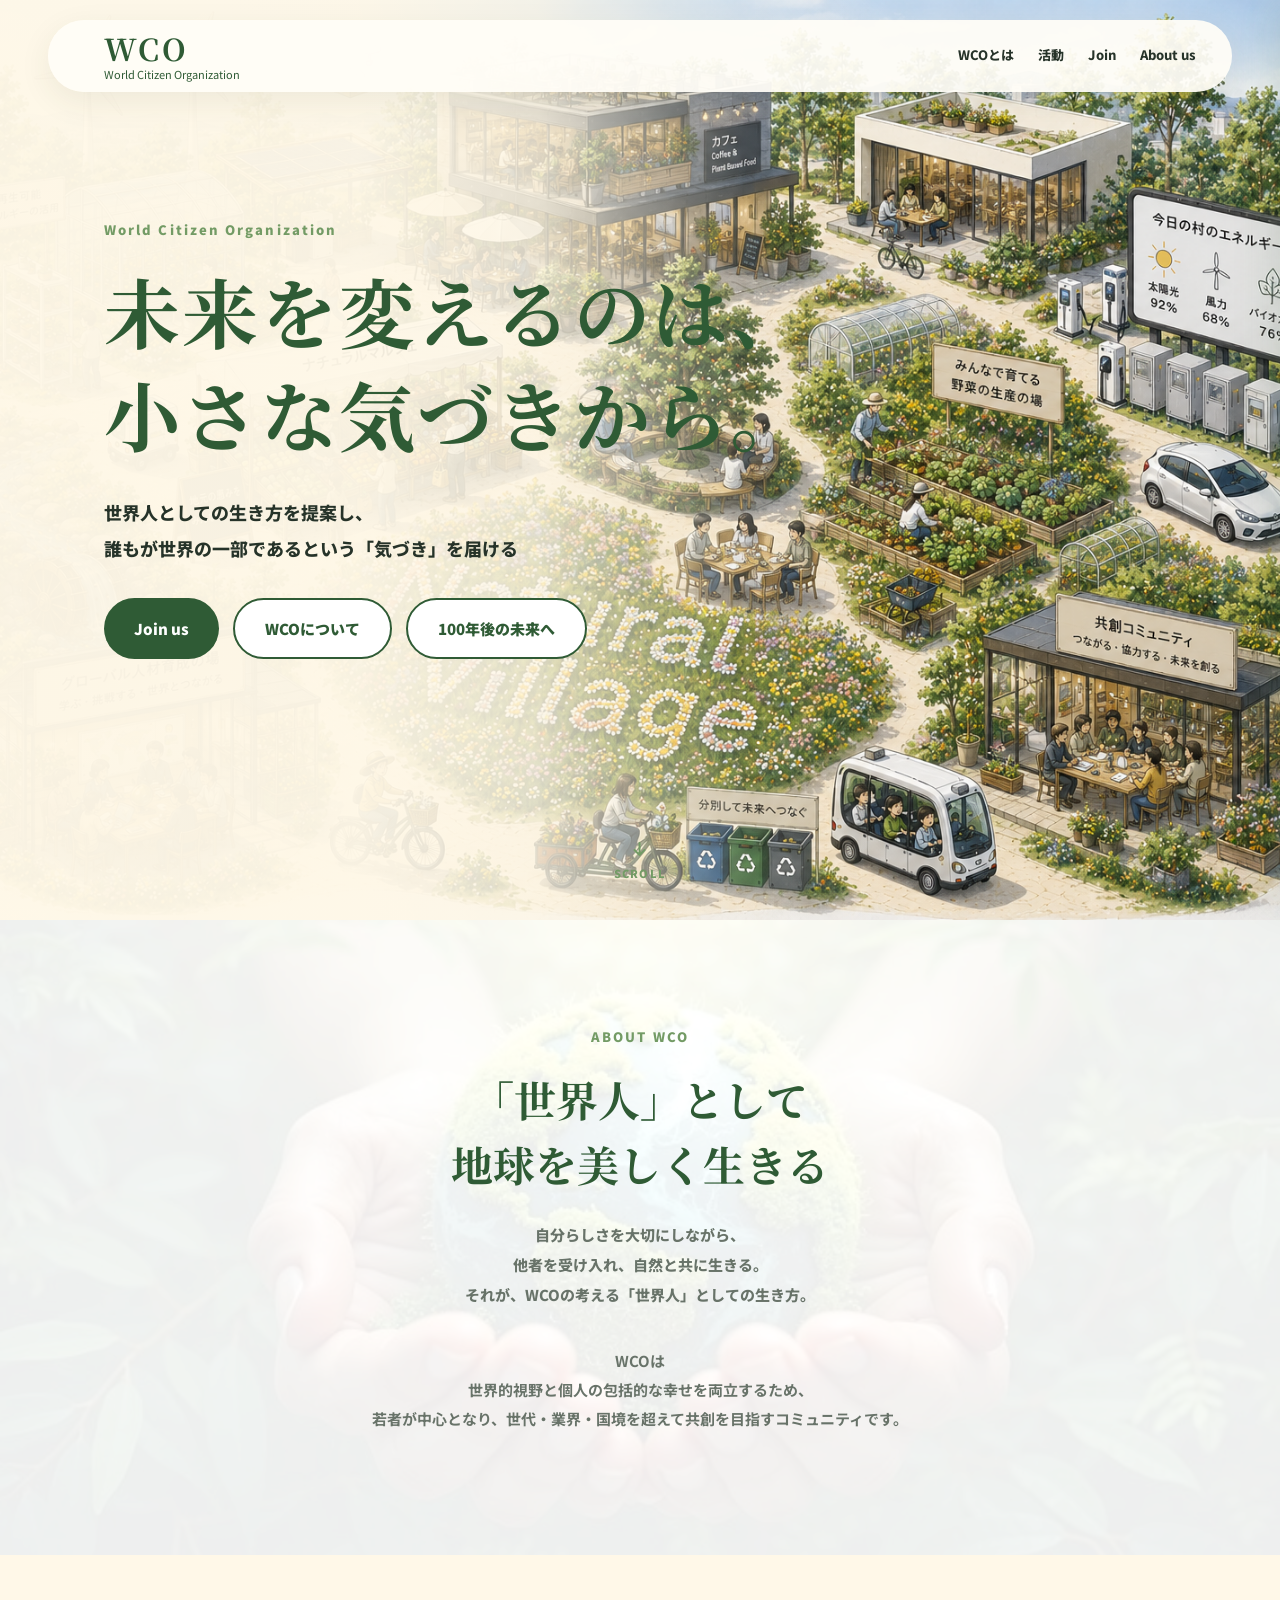
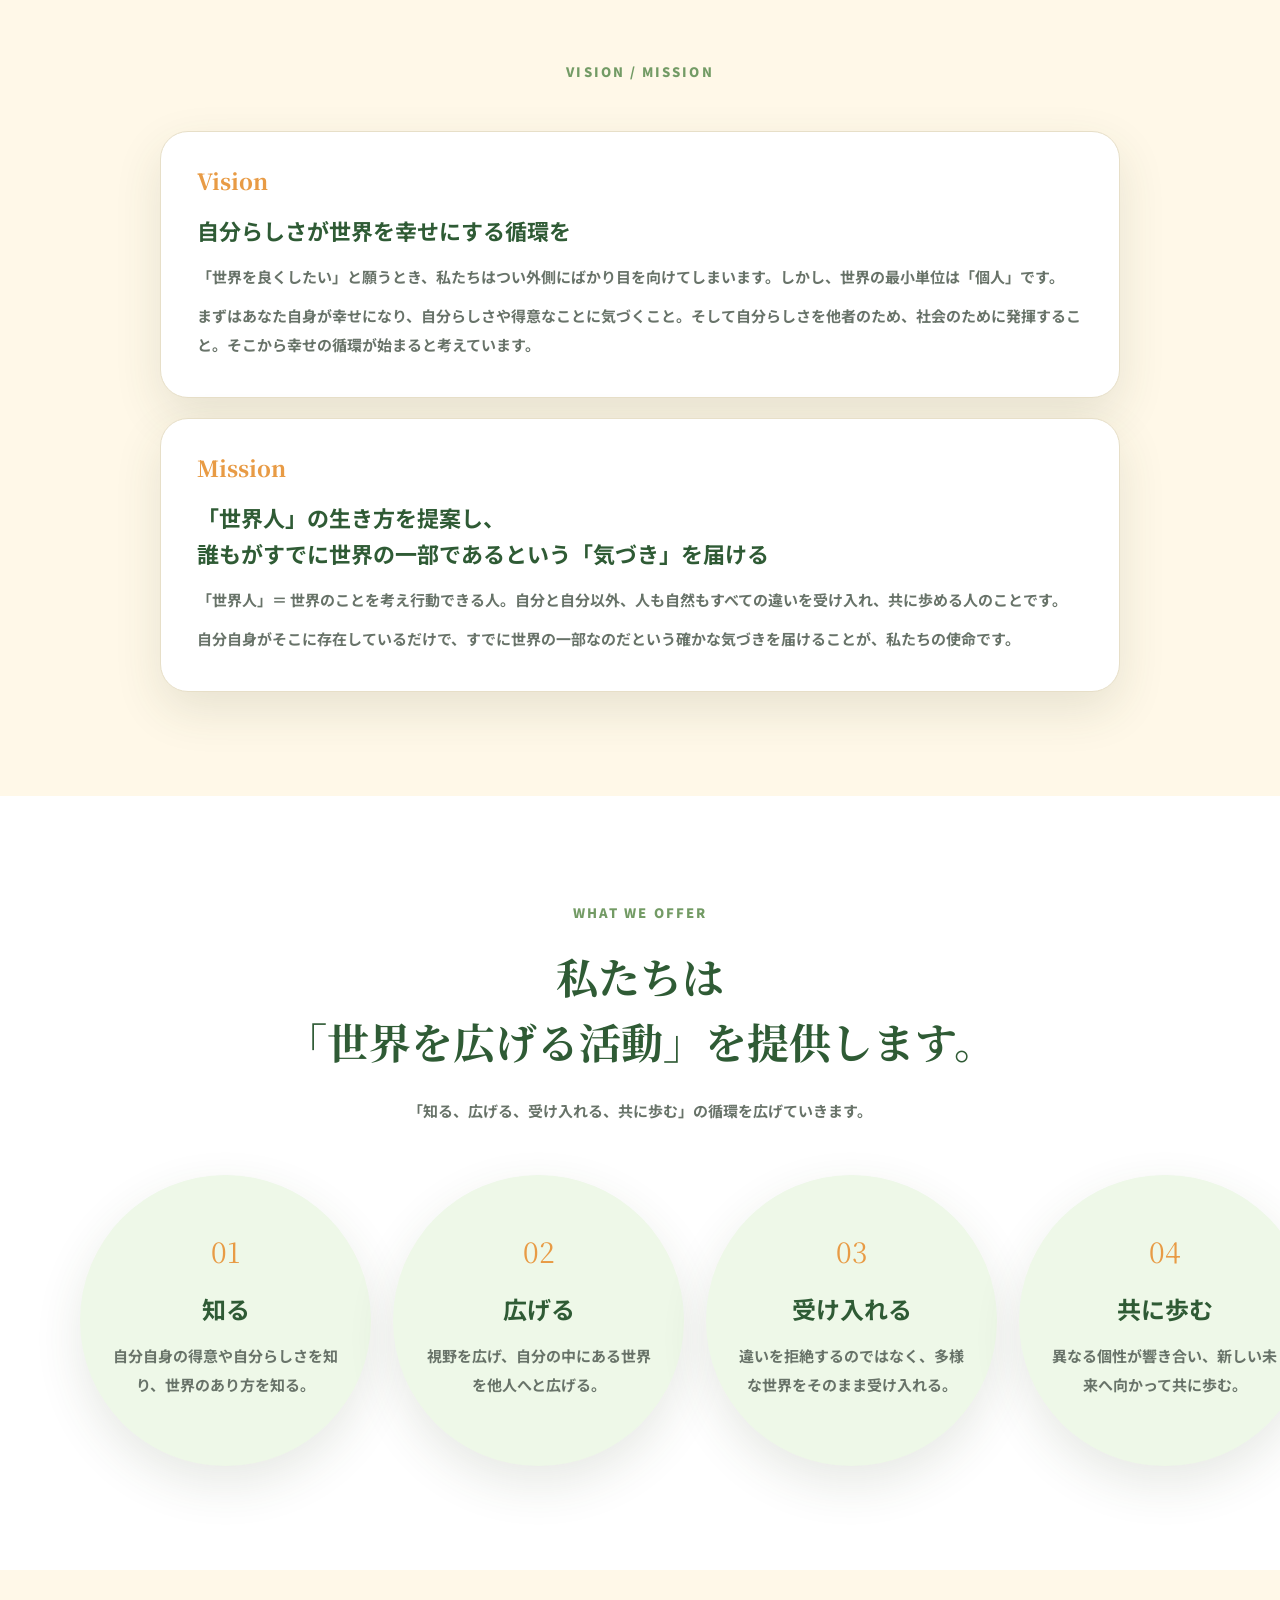
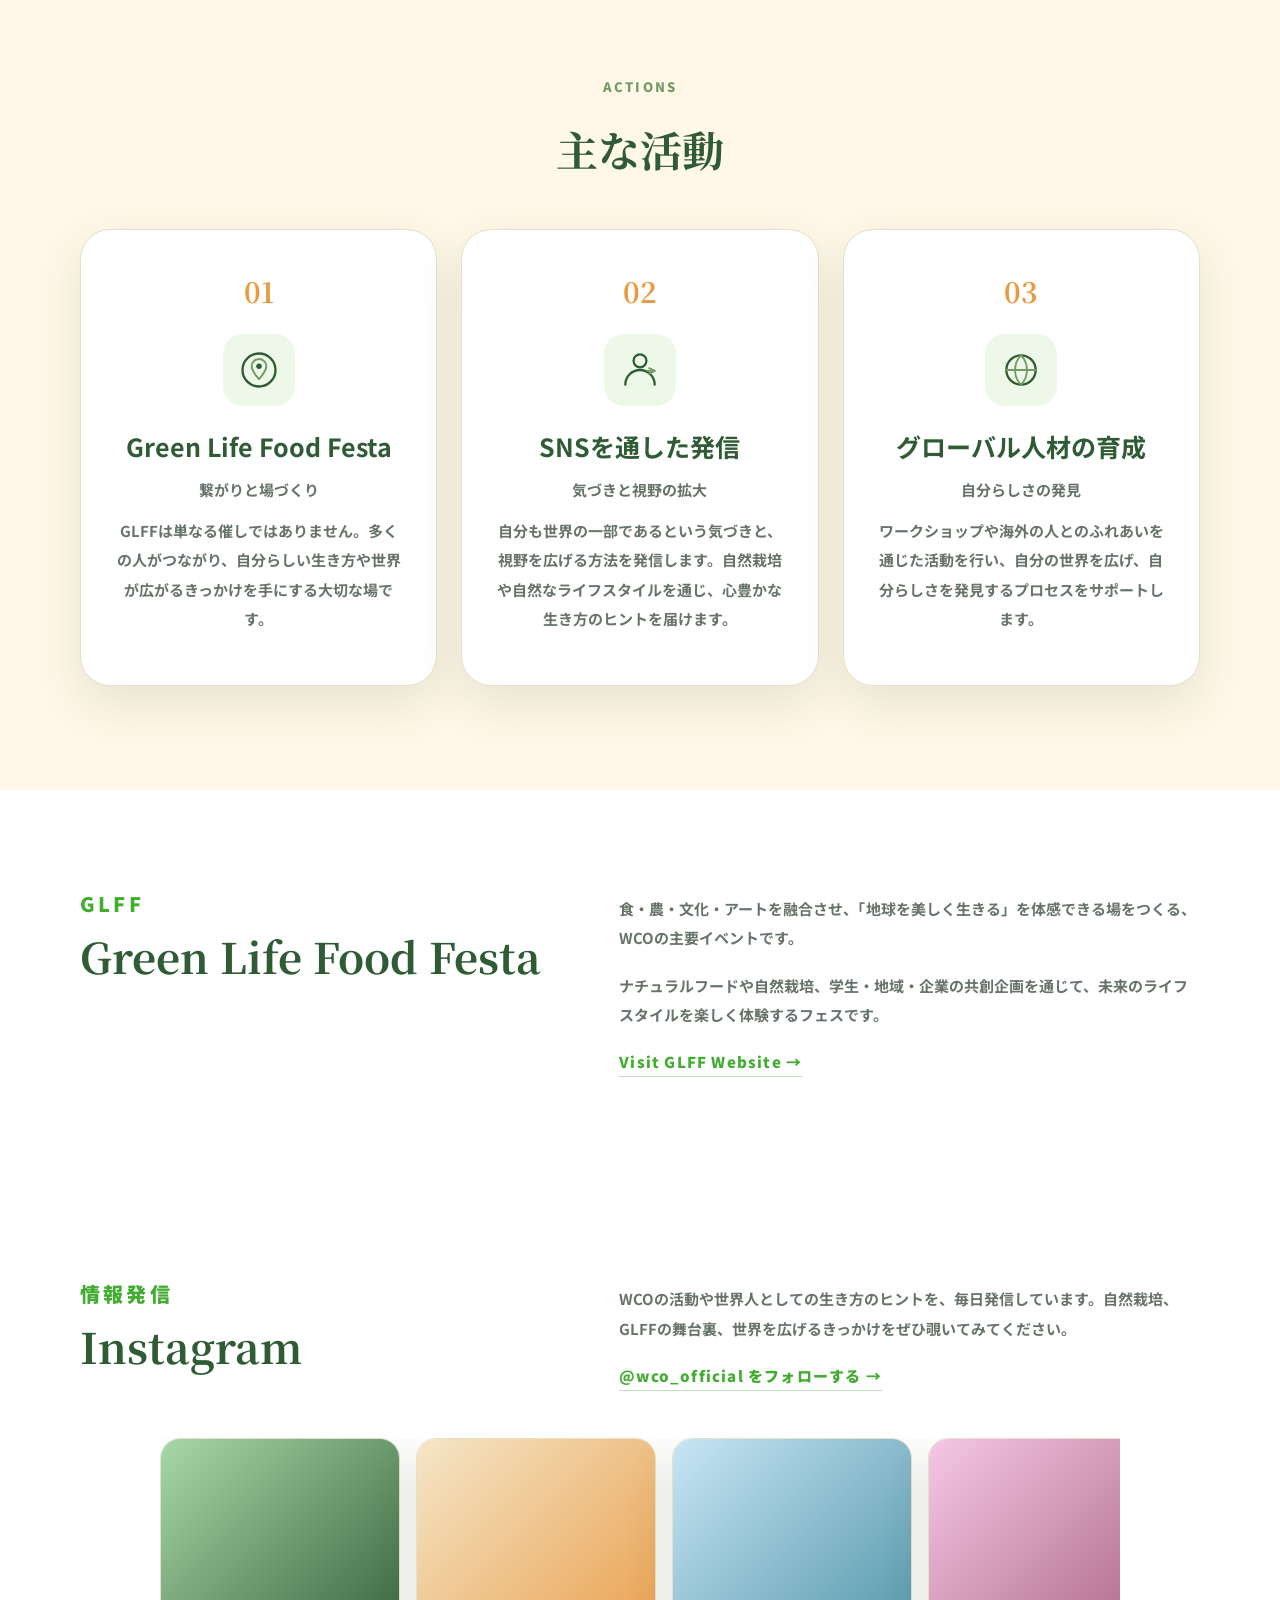
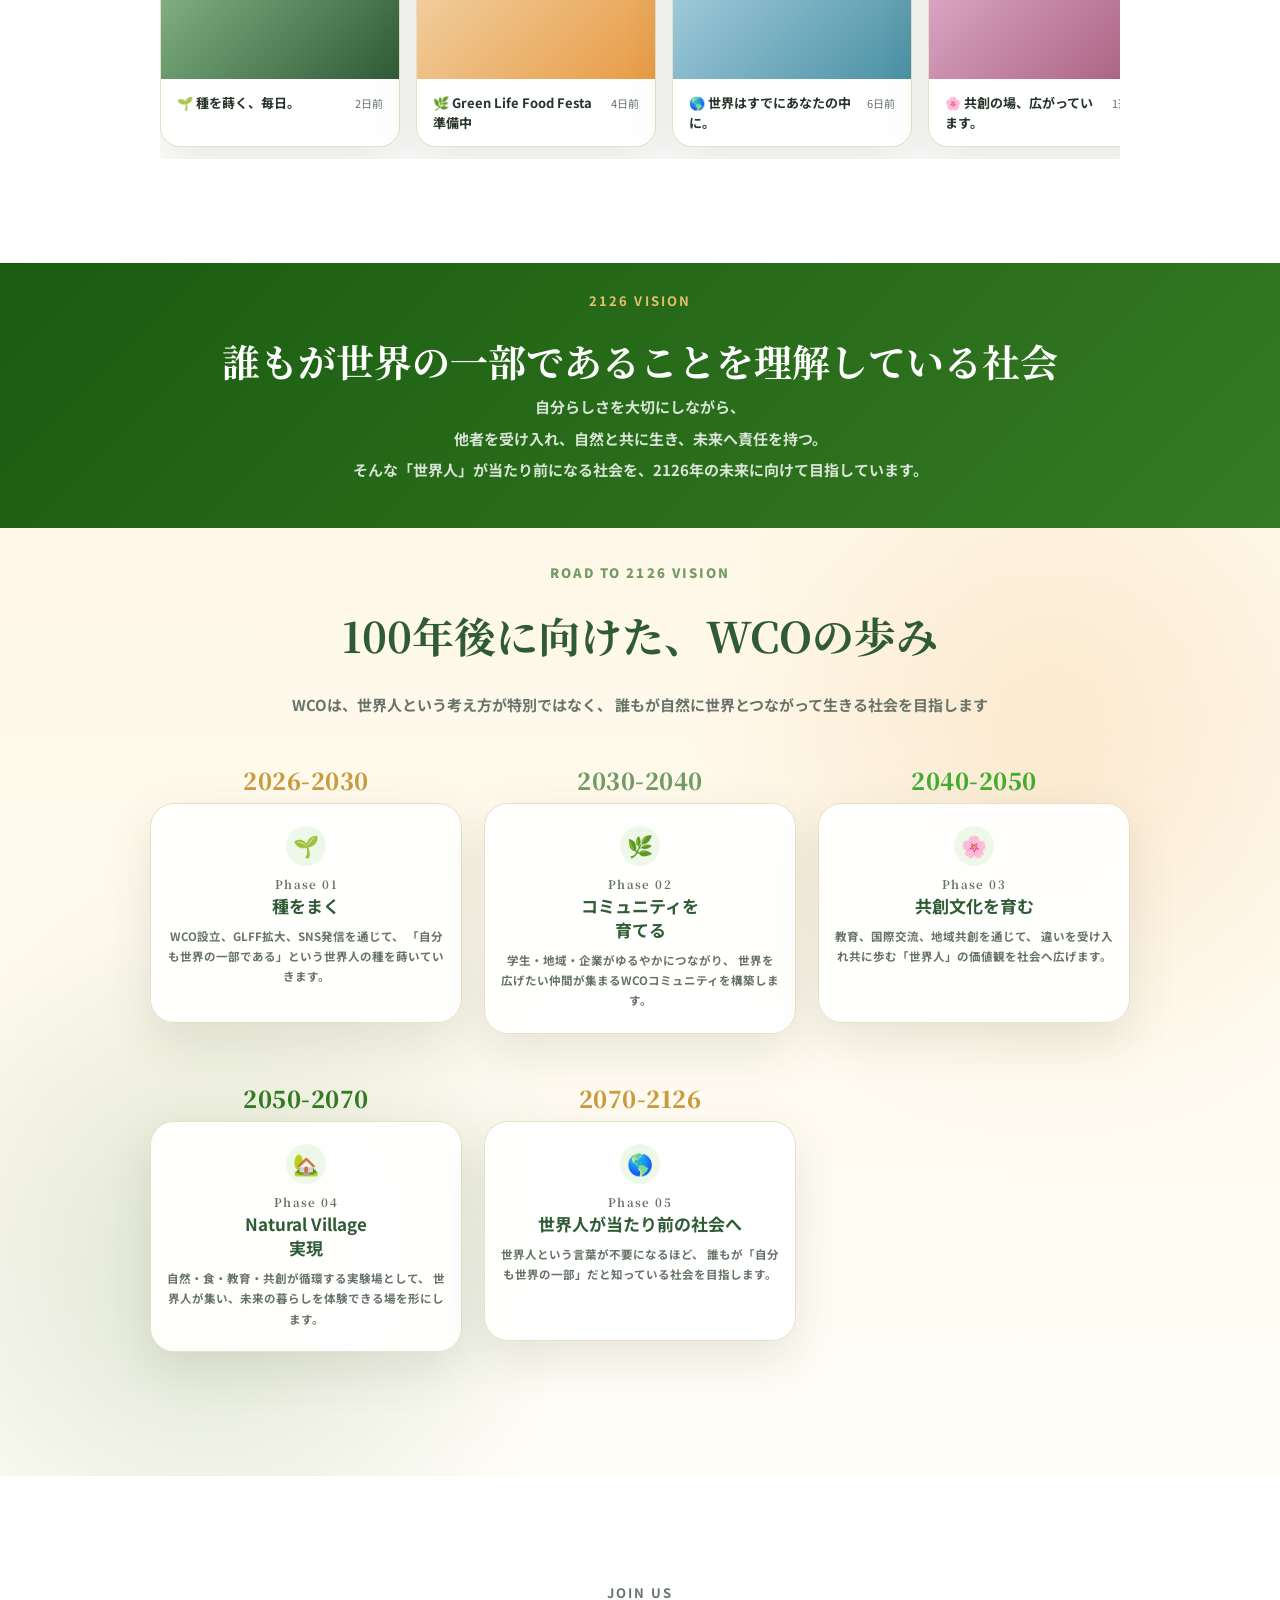
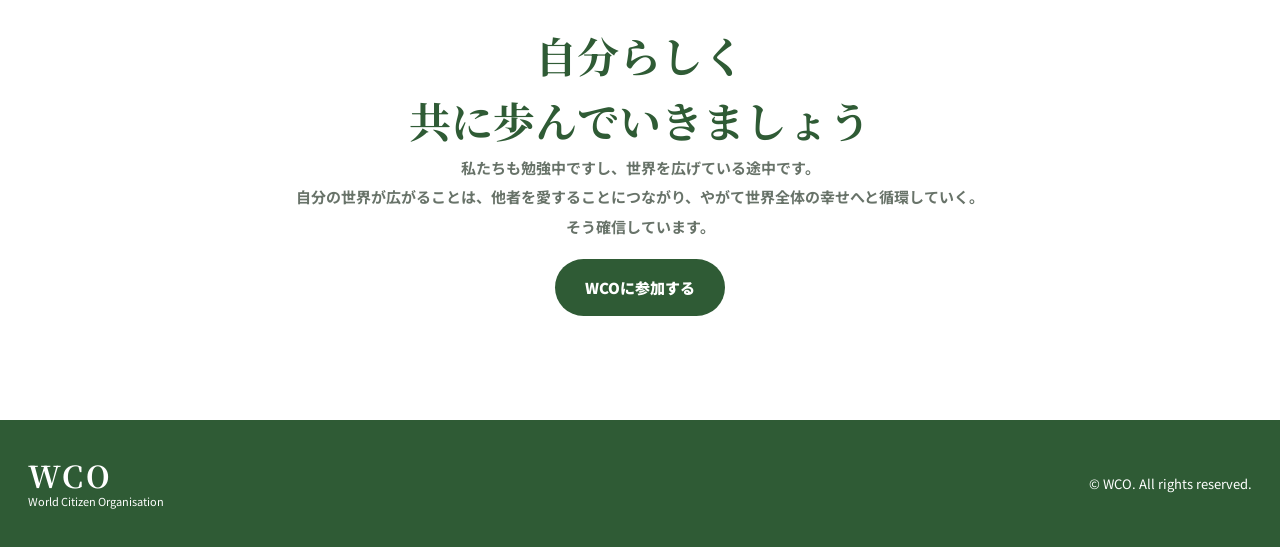
<file: prod/index.html>
<!DOCTYPE html>
<html lang="ja">
<head>
<meta charset="UTF-8"><meta name="viewport" content="width=device-width,initial-scale=1.0">
<title>一般社団法人WCO</title>
<link rel="preconnect" href="https://fonts.googleapis.com">
<link rel="preconnect" href="https://fonts.gstatic.com" crossorigin>
<link href="https://fonts.googleapis.com/css2?family=Noto+Sans+JP:wght@400;700;900&family=Noto+Serif+JP:wght@400;700;900&display=swap" rel="stylesheet">
<link rel="stylesheet" href="style.css">
</head>
<body>
<div id="loader" role="status" aria-label="読み込み中">
  <div class="loader-inner">
    <div class="loader-wco">WCO</div>
    <div class="loader-tagline">World Citizen Organization</div>
    <div class="loader-track"><div class="loader-fill"></div></div>
  </div>
</div>
<header><div class="header-inner"><a class="brand"><b>WCO</b><span>World Citizen Organization</span></a><nav><a href="#about">WCOとは</a><a href="#actions">活動</a><a href="membership.html">Join</a><a href="organization.html">About us</a></nav><button class="menu-btn" aria-label="メニューを開く" onclick="toggleMenu()"><span></span><span></span><span></span></button></div></header>
<div class="side-overlay" onclick="toggleMenu()"></div>
<aside class="side-menu">
  <button class="side-close" aria-label="閉じる" onclick="toggleMenu()">✕</button>
  <div class="side-brand"><b>WCO</b><span>World Citizen Organisation</span></div>
  <nav class="side-nav">
    <a href="#about" onclick="toggleMenu()">WCOとは</a>
    <a href="#actions" onclick="toggleMenu()">活動</a>
    <a href="membership.html" onclick="toggleMenu()">Join</a>
    <a href="organization.html" onclick="toggleMenu()">About us</a>
    <a href="membership.html" class="side-join-btn">Join us →</a>
  </nav>
</aside>
<main>
<section class="hero"><div class="hero-bg"></div><div class="hero-content"><p class="eyebrow hero-anim" style="animation-delay:.1s">World Citizen Organization</p><h1 class="hero-anim" style="animation-delay:.3s">未来を変えるのは、<br>小さな気づきから。</h1><p class="lead hero-anim" style="animation-delay:.55s">世界人としての生き方を提案し、<br>誰もが世界の一部であるという「気づき」を届ける</p><div class="hero-actions hero-anim" style="animation-delay:.75s"><a class="btn primary" href="membership.html">Join us</a><a class="btn secondary" href="#about">WCOについて</a><a class="btn secondary" href="#vision2125">100年後の未来へ</a></div></div>
<div class="scroll-hint" aria-hidden="true"><svg viewBox="0 0 20 20" fill="none" xmlns="http://www.w3.org/2000/svg"><path d="M10 4v12M5 11l5 5 5-5" stroke="currentColor" stroke-width="2" stroke-linecap="round" stroke-linejoin="round"/></svg>SCROLL</div></section>

<section id="about" class="section about"><div class="container narrow"><p class="label center fade-up">ABOUT WCO</p><h2 class="center-title fade-up" data-delay="1">「世界人」として<br>地球を美しく生きる</h2><p class="about-sub fade-up" data-delay="2">自分らしさを大切にしながら、<br>他者を受け入れ、自然と共に生きる。<br>それが、WCOの考える「世界人」としての生き方。</p><div class="about-body text fade-up" data-delay="3"><p>WCOは<br>世界的視野と個人の包括的な幸せを両立するため、<br>若者が中心となり、世代・業界・国境を超えて共創を目指すコミュニティです。</p></div></div></section>

<section id="mvv" class="section mvv"><div class="container"><p class="label center fade-up">VISION / MISSION</p><div class="mvv-grid">
<article class="fade-up" data-delay="1"><span>Vision</span><h3>自分らしさが世界を幸せにする循環を</h3><p>「世界を良くしたい」と願うとき、私たちはつい外側にばかり目を向けてしまいます。しかし、世界の最小単位は「個人」です。</p><p>まずはあなた自身が幸せになり、自分らしさや得意なことに気づくこと。そして自分らしさを他者のため、社会のために発揮すること。そこから幸せの循環が始まると考えています。</p></article>
<article class="fade-up" data-delay="2"><span>Mission</span><h3>「世界人」の生き方を提案し、<br>誰もがすでに世界の一部であるという「気づき」を届ける</h3><p>「世界人」＝ 世界のことを考え行動できる人。自分と自分以外、人も自然もすべての違いを受け入れ、共に歩める人のことです。</p><p>自分自身がそこに存在しているだけで、すでに世界の一部なのだという確かな気づきを届けることが、私たちの使命です。</p></article>
</div></div></section>

<section id="cycle" class="section cycle"><div class="container"><p class="label center fade-up">WHAT WE OFFER</p><h2 class="center-title fade-up" data-delay="1">私たちは<br>「世界を広げる活動」を提供します。</h2><p class="center-lead fade-up" data-delay="2">「知る、広げる、受け入れる、共に歩む」の循環を広げていきます。</p><div class="cycle-grid">
<article class="fade-up" data-delay="1"><span>01</span><h3>知る</h3><p>自分自身の得意や自分らしさを知り、世界のあり方を知る。</p></article>
<article class="fade-up" data-delay="2"><span>02</span><h3>広げる</h3><p>視野を広げ、自分の中にある世界を他人へと広げる。</p></article>
<article class="fade-up" data-delay="3"><span>03</span><h3>受け入れる</h3><p>違いを拒絶するのではなく、多様な世界をそのまま受け入れる。</p></article>
<article class="fade-up" data-delay="4"><span>04</span><h3>共に歩む</h3><p>異なる個性が響き合い、新しい未来へ向かって共に歩む。</p></article>
</div></div></section>

<section id="actions" class="section actions"><div class="container"><p class="label center fade-up">ACTIONS</p><h2 class="center-title fade-up" data-delay="1">主な活動</h2><div class="action-list">
<article class="fade-up" data-delay="1"><b>01</b><div class="action-icon"><svg viewBox="0 0 48 48" fill="none" xmlns="http://www.w3.org/2000/svg"><path d="M24 6C14.059 6 6 14.059 6 24s8.059 18 18 18 18-8.059 18-18S33.941 6 24 6z" stroke="#2f5b35" stroke-width="2.5"/><path d="M16 20c0-4.418 3.582-8 8-8s8 3.582 8 8c0 5-8 14-8 14S16 25 16 20z" stroke="#739b65" stroke-width="2.2" stroke-linejoin="round"/><circle cx="24" cy="20" r="3" fill="#2f5b35"/></svg></div><div><h3>Green Life Food Festa</h3><p class="sub">繋がりと場づくり</p><p>GLFFは単なる催しではありません。多くの人がつながり、自分らしい生き方や世界が広がるきっかけを手にする大切な場です。</p></div></article>
<article class="fade-up" data-delay="2"><b>02</b><div class="action-icon"><svg viewBox="0 0 48 48" fill="none" xmlns="http://www.w3.org/2000/svg"><circle cx="24" cy="14" r="7" stroke="#2f5b35" stroke-width="2.5"/><path d="M8 40c0-8.837 7.163-16 16-16s16 7.163 16 16" stroke="#2f5b35" stroke-width="2.5" stroke-linecap="round"/><path d="M34 22l6 3-6 3" stroke="#739b65" stroke-width="2" stroke-linecap="round" stroke-linejoin="round"/><path d="M40 25h-8" stroke="#739b65" stroke-width="2" stroke-linecap="round"/></svg></div><div><h3>SNSを通した発信</h3><p class="sub">気づきと視野の拡大</p><p>自分も世界の一部であるという気づきと、視野を広げる方法を発信します。自然栽培や自然なライフスタイルを通じ、心豊かな生き方のヒントを届けます。</p></div></article>
<article class="fade-up" data-delay="3"><b>03</b><div class="action-icon"><svg viewBox="0 0 48 48" fill="none" xmlns="http://www.w3.org/2000/svg"><circle cx="24" cy="24" r="16" stroke="#2f5b35" stroke-width="2.5"/><path d="M8 24h32M24 8c-4 4-6.5 9.7-6.5 16S20 36 24 40M24 8c4 4 6.5 9.7 6.5 16S28 36 24 40" stroke="#739b65" stroke-width="2" stroke-linecap="round"/></svg></div><div><h3>グローバル人材の育成</h3><p class="sub">自分らしさの発見</p><p>ワークショップや海外の人とのふれあいを通じた活動を行い、自分の世界を広げ、自分らしさを発見するプロセスをサポートします。</p></div></article>
</div></div></section>

<section id="glff" class="section glff"><div class="container split"><div class="fade-up"><p class="big">GLFF</p><h2>Green Life Food Festa</h2></div><div class="text fade-up" data-delay="1"><p>食・農・文化・アートを融合させ、「地球を美しく生きる」を体感できる場をつくる、WCOの主要イベントです。</p><p>ナチュラルフードや自然栽培、学生・地域・企業の共創企画を通じて、未来のライフスタイルを楽しく体験するフェスです。</p><a class="text-link" href="https://greenlifefoodfesta.com/" target="_blank" rel="noopener">Visit GLFF Website →</a></div></div></section>


<section id="instagram" class="section instagram">
  <div class="container split" style="margin-bottom:48px">
    <div class="fade-up">
      <p class="big">情報発信</p>
      <h2>Instagram</h2>
    </div>
    <div class="text fade-up" data-delay="1">
      <p>WCOの活動や世界人としての生き方のヒントを、毎日発信しています。自然栽培、GLFFの舞台裏、世界を広げるきっかけをぜひ覗いてみてください。</p>
      <a class="text-link" href="https://www.instagram.com/wco_official/" target="_blank" rel="noopener">@wco_official をフォローする →</a>
    </div>
  </div>
  <div class="container">
    <div class="insta-feed">

      <!-- ▼ LightWidget 本番用（ウィジェットID取得後にコメントアウトを外してデモを削除）
      <script src="https://cdn.lightwidget.com/widgets/lightwidget.js" integrity="sha384-9wInHiok811QaSQzII98YZ69BE3gST7Rq6dkvCZ7nbFAf8/DT1kviM49AFOUvkKt" crossorigin="anonymous"></script>
      <iframe src="//lightwidget.com/widgets/YOUR_WIDGET_ID.html" scrolling="no" allowtransparency="true" class="lightwidget-widget" style="width:100%;border:0;overflow:hidden;"></iframe>
      ▲ LightWidget 本番用 -->

      <!-- ▼ デモ表示（本番に切り替えたら削除） -->
      <div class="insta-demo">
        <div class="insta-carousel">
          <article class="insta-post" style="--bg:linear-gradient(135deg,#a8d8a8 0%,#2f5b35 100%)">
            <div class="insta-img"></div>
            <div class="insta-meta"><span>🌱 種を蒔く、毎日。</span><small>2日前</small></div>
          </article>
          <article class="insta-post" style="--bg:linear-gradient(135deg,#f5e6c8 0%,#e89b45 100%)">
            <div class="insta-img"></div>
            <div class="insta-meta"><span>🌿 Green Life Food Festa 準備中</span><small>4日前</small></div>
          </article>
          <article class="insta-post" style="--bg:linear-gradient(135deg,#c8e6f5 0%,#4a90a4 100%)">
            <div class="insta-img"></div>
            <div class="insta-meta"><span>🌎 世界はすでにあなたの中に。</span><small>6日前</small></div>
          </article>
          <article class="insta-post" style="--bg:linear-gradient(135deg,#f5c8e6 0%,#a45a7a 100%)">
            <div class="insta-img"></div>
            <div class="insta-meta"><span>🌸 共創の場、広がっています。</span><small>1週間前</small></div>
          </article>
          <article class="insta-post" style="--bg:linear-gradient(135deg,#e8f5c8 0%,#739b65 100%)">
            <div class="insta-img"></div>
            <div class="insta-meta"><span>🏡 Natural Village、構想中。</span><small>10日前</small></div>
          </article>
        </div>
      </div>
      <!-- ▲ デモ表示 -->

    </div>
  </div>
</section>



<section id="vision2125" class="vision2125"><div class="container narrow"><p class="label center fade-up">2126 VISION</p><h2 class="fade-up" data-delay="1">誰もが世界の一部であることを理解している社会</h2><p class="fade-up" data-delay="2">自分らしさを大切にしながら、<br>他者を受け入れ、自然と共に生き、未来へ責任を持つ。<br>そんな「世界人」が当たり前になる社会を、2126年の未来に向けて目指しています。</p></div></section>

<section id="road100" class="section road100 tree-roadmap">
  <div class="container">
    <p class="label center fade-up">ROAD TO 2126 VISION</p>
    <h2 class="center-title fade-up" data-delay="1">100年後に向けた、WCOの歩み</h2>
    <p class="center-lead fade-up" data-delay="2">
      WCOは、世界人という考え方が特別ではなく、
      誰もが自然に世界とつながって生きる社会を目指します
    </p>

    <div class="tree-timeline phase5" aria-label="WCO Road to 2126 Vision">
      <div class="tree-trunk" aria-hidden="true"></div>

      <article class="tree-step seed fade-up" data-delay="1">
        <div class="tree-period">2026-2030</div>
        <div class="tree-card">
          <span class="tree-icon">🌱</span>
          <p class="tree-phase">Phase 01</p>
          <h3>種をまく</h3>
          <p>
            WCO設立、GLFF拡大、SNS発信を通じて、
            「自分も世界の一部である」という世界人の種を蒔いていきます。
          </p>
        </div>
      </article>

      <article class="tree-step sprout fade-up" data-delay="2">
        <div class="tree-period">2030-2040</div>
        <div class="tree-card">
          <span class="tree-icon">🌿</span>
          <p class="tree-phase">Phase 02</p>
          <h3>コミュニティを<br>育てる</h3>
          <p>
            学生・地域・企業がゆるやかにつながり、
            世界を広げたい仲間が集まるWCOコミュニティを構築します。
          </p>
        </div>
      </article>

      <article class="tree-step bloom fade-up" data-delay="3">
        <div class="tree-period">2040-2050</div>
        <div class="tree-card">
          <span class="tree-icon">🌸</span>
          <p class="tree-phase">Phase 03</p>
          <h3>共創文化を育む</h3>
          <p>
            教育、国際交流、地域共創を通じて、
            違いを受け入れ共に歩む「世界人」の価値観を社会へ広げます。
          </p>
        </div>
      </article>

      <article class="tree-step village fade-up" data-delay="4">
        <div class="tree-period">2050-2070</div>
        <div class="tree-card">
          <span class="tree-icon">🏡</span>
          <p class="tree-phase">Phase 04</p>
          <h3>Natural Village<br>実現</h3>
          <p>
            自然・食・教育・共創が循環する実験場として、
            世界人が集い、未来の暮らしを体験できる場を形にします。
          </p>
        </div>
      </article>

      <article class="tree-step fruit fade-up" data-delay="5">
        <div class="tree-period">2070-2126</div>
        <div class="tree-card">
          <span class="tree-icon">🌎</span>
          <p class="tree-phase">Phase 05</p>
          <h3>世界人が当たり前の社会へ</h3>
          <p>
            世界人という言葉が不要になるほど、
            誰もが「自分も世界の一部」だと知っている社会を目指します。
          </p>
        </div>
      </article>
    </div>
  </div>
</section>

<section id="join" class="section join"><div class="container narrow"><p class="label center fade-up">JOIN US</p><h2 class="fade-up" data-delay="1">自分らしく<br>共に歩んでいきましょう</h2><p>私たちも勉強中ですし、世界を広げている途中です。<br>自分の世界が広がることは、他者を愛することにつながり、やがて世界全体の幸せへと循環していく。<br>そう確信しています。</p><a href="membership.html" class="btn primary">WCOに参加する</a></div></section>
</main><footer><div class="brand"><b>WCO</b><span>World Citizen Organisation</span></div><p>© WCO. All rights reserved.</p></footer>
<script>
function toggleMenu(){
  const menu=document.querySelector('.side-menu');
  const overlay=document.querySelector('.side-overlay');
  const isOpen=menu.classList.toggle('open');
  overlay.classList.toggle('open',isOpen);
  document.body.style.overflow=isOpen?'hidden':'';
}

// Page loader
(function(){
  var MIN_MS = 2000;
  var start = Date.now();
  function hideLoader(){
    var elapsed = Date.now() - start;
    var wait = Math.max(0, MIN_MS - elapsed);
    setTimeout(function(){
      var el = document.getElementById('loader');
      if(el) el.classList.add('done');
    }, wait);
  }
  if(document.readyState === 'complete'){
    hideLoader();
  } else {
    window.addEventListener('load', hideLoader);
  }
})();

// Scroll fade-in
const fadeObserver=new IntersectionObserver((entries)=>{
  entries.forEach(e=>{
    if(e.isIntersecting){
      e.target.classList.add('visible');
      fadeObserver.unobserve(e.target);
    }
  });
},{threshold:0.1,rootMargin:'0px 0px -40px 0px'});
document.querySelectorAll('.fade-up').forEach(el=>fadeObserver.observe(el));
</script>
</body></html>
</file>
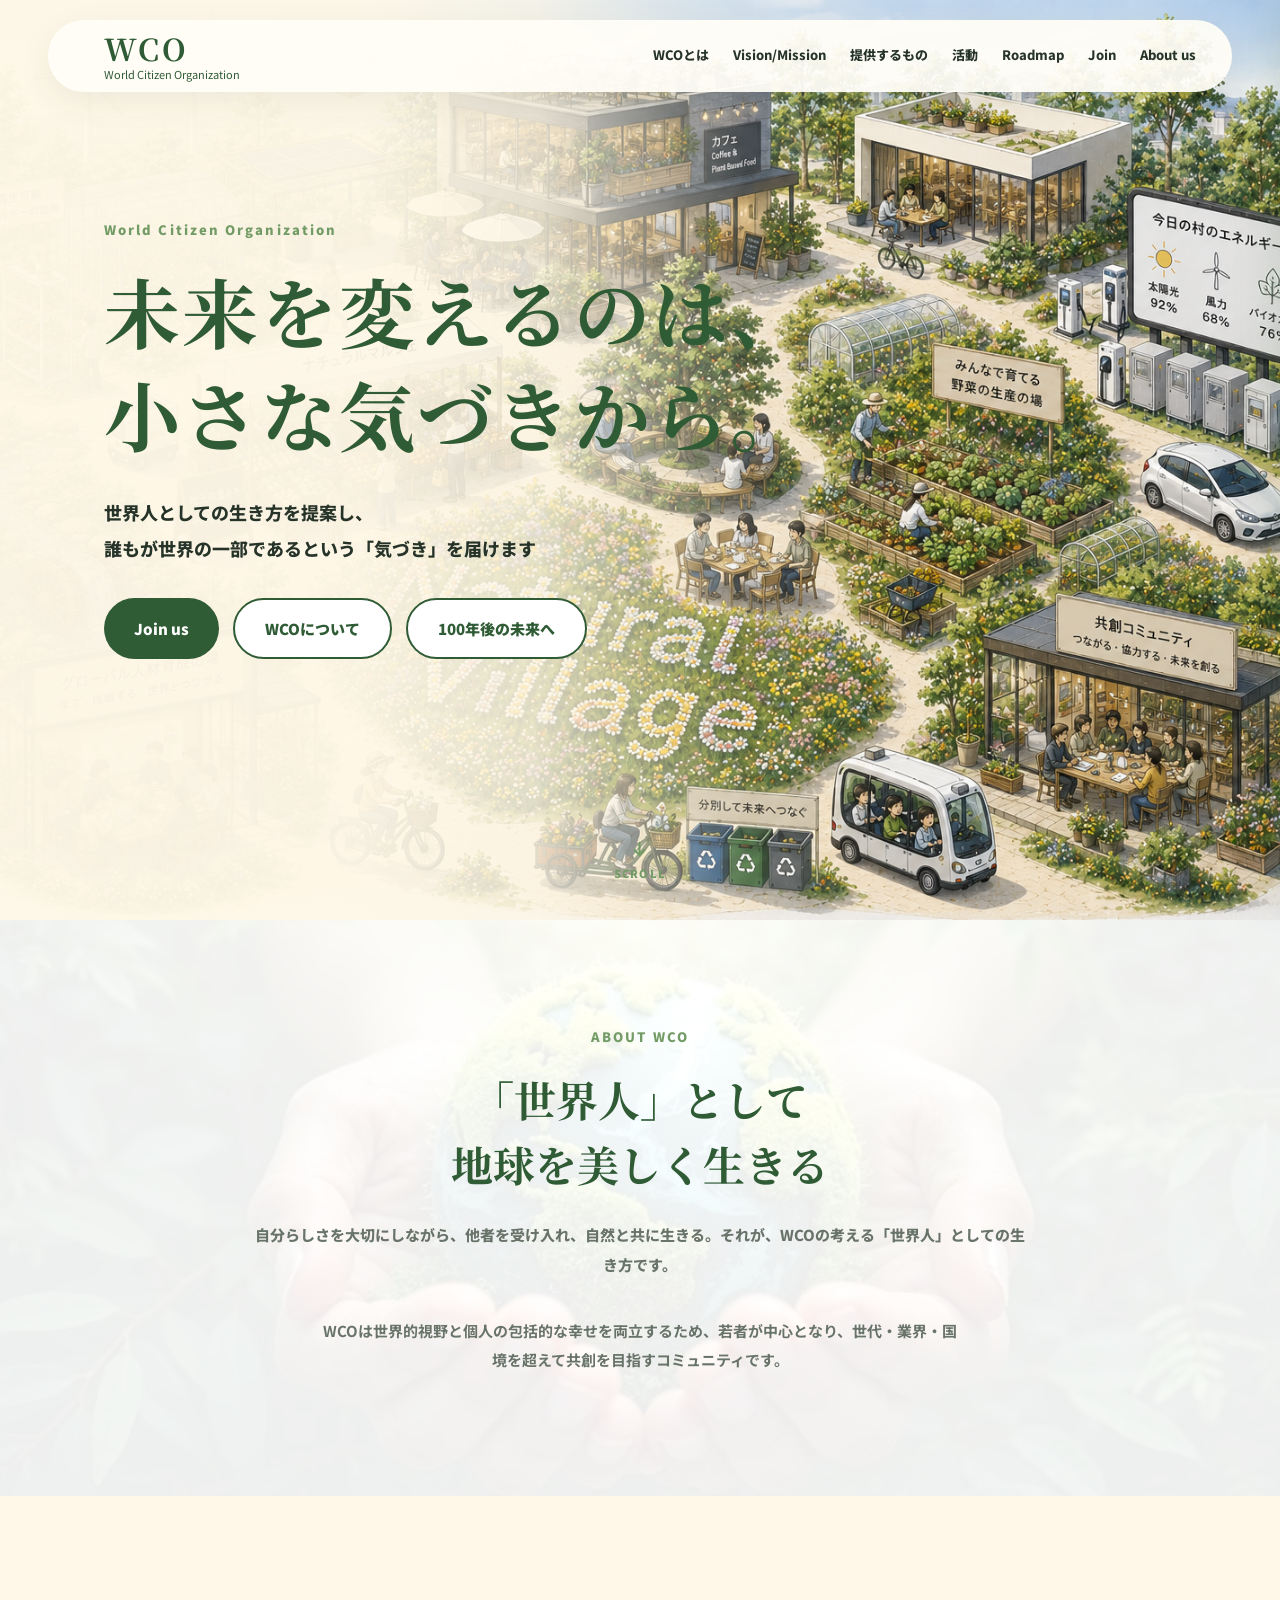
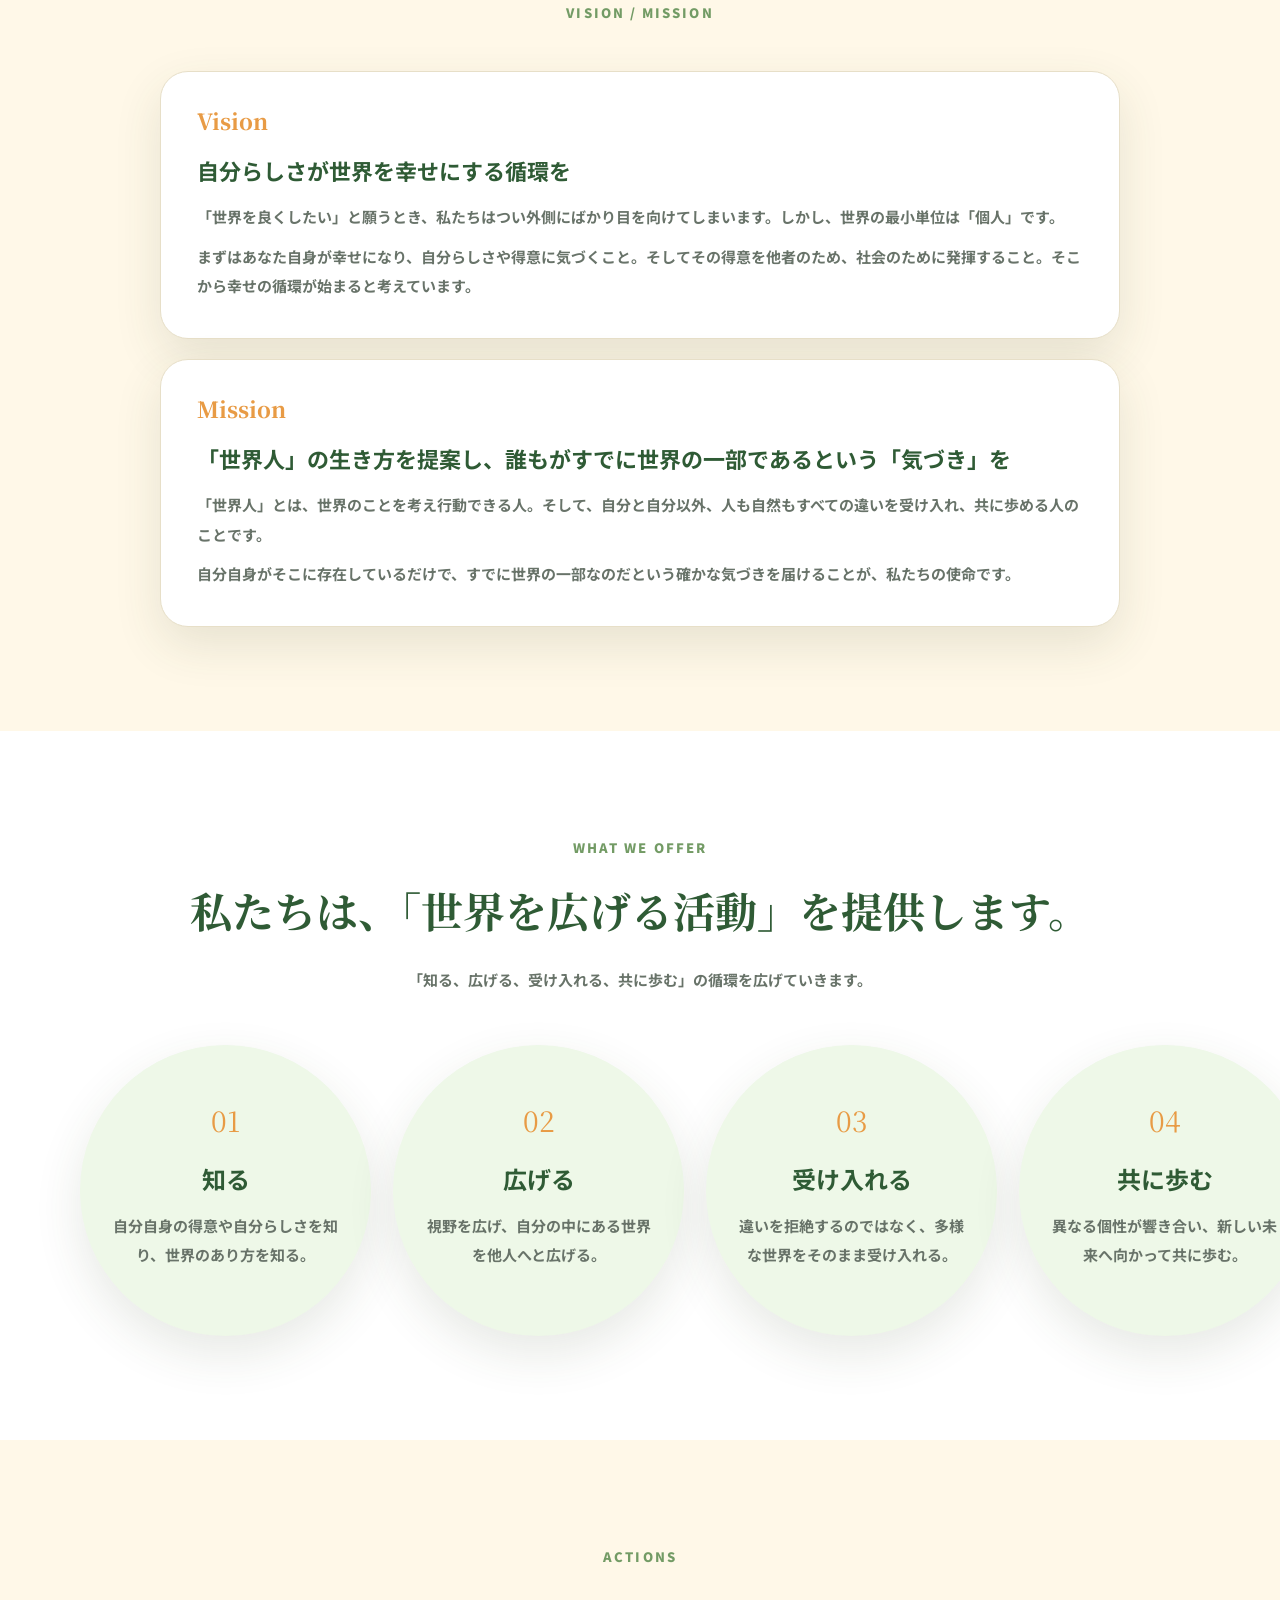
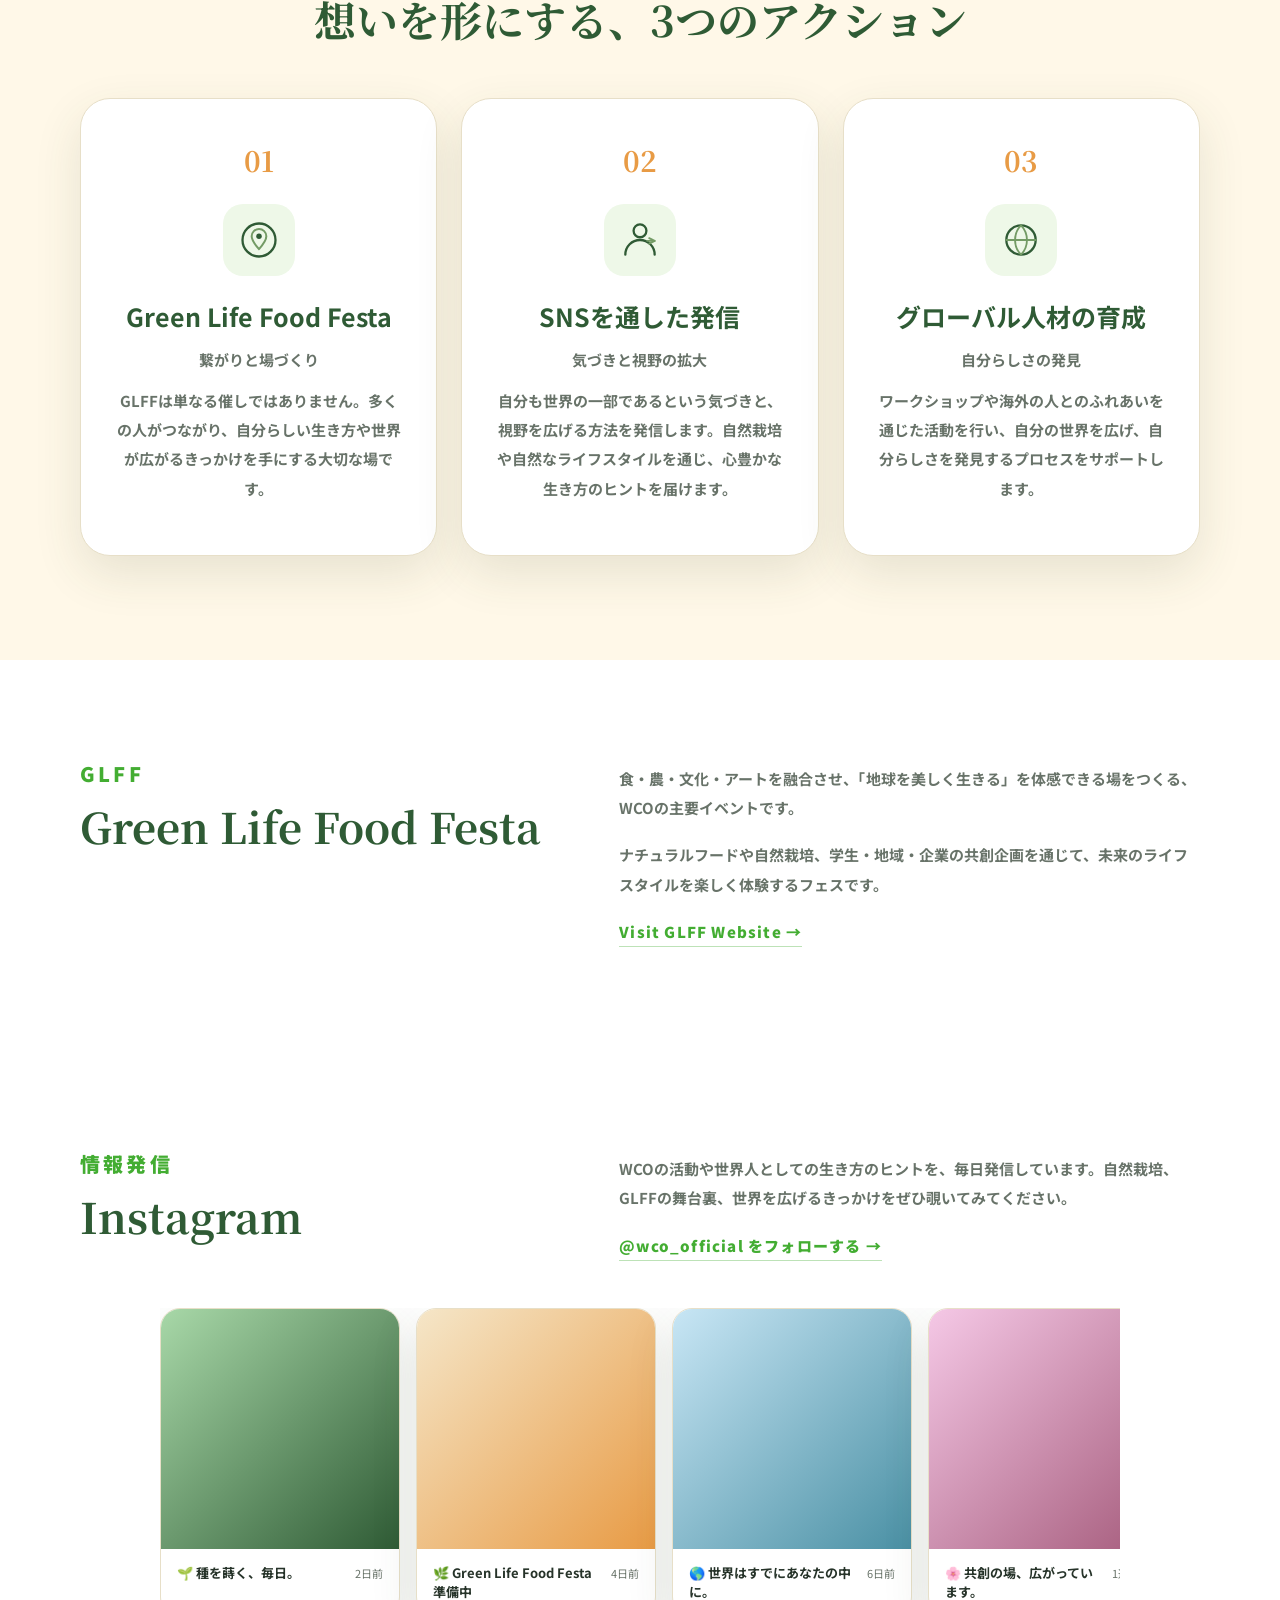
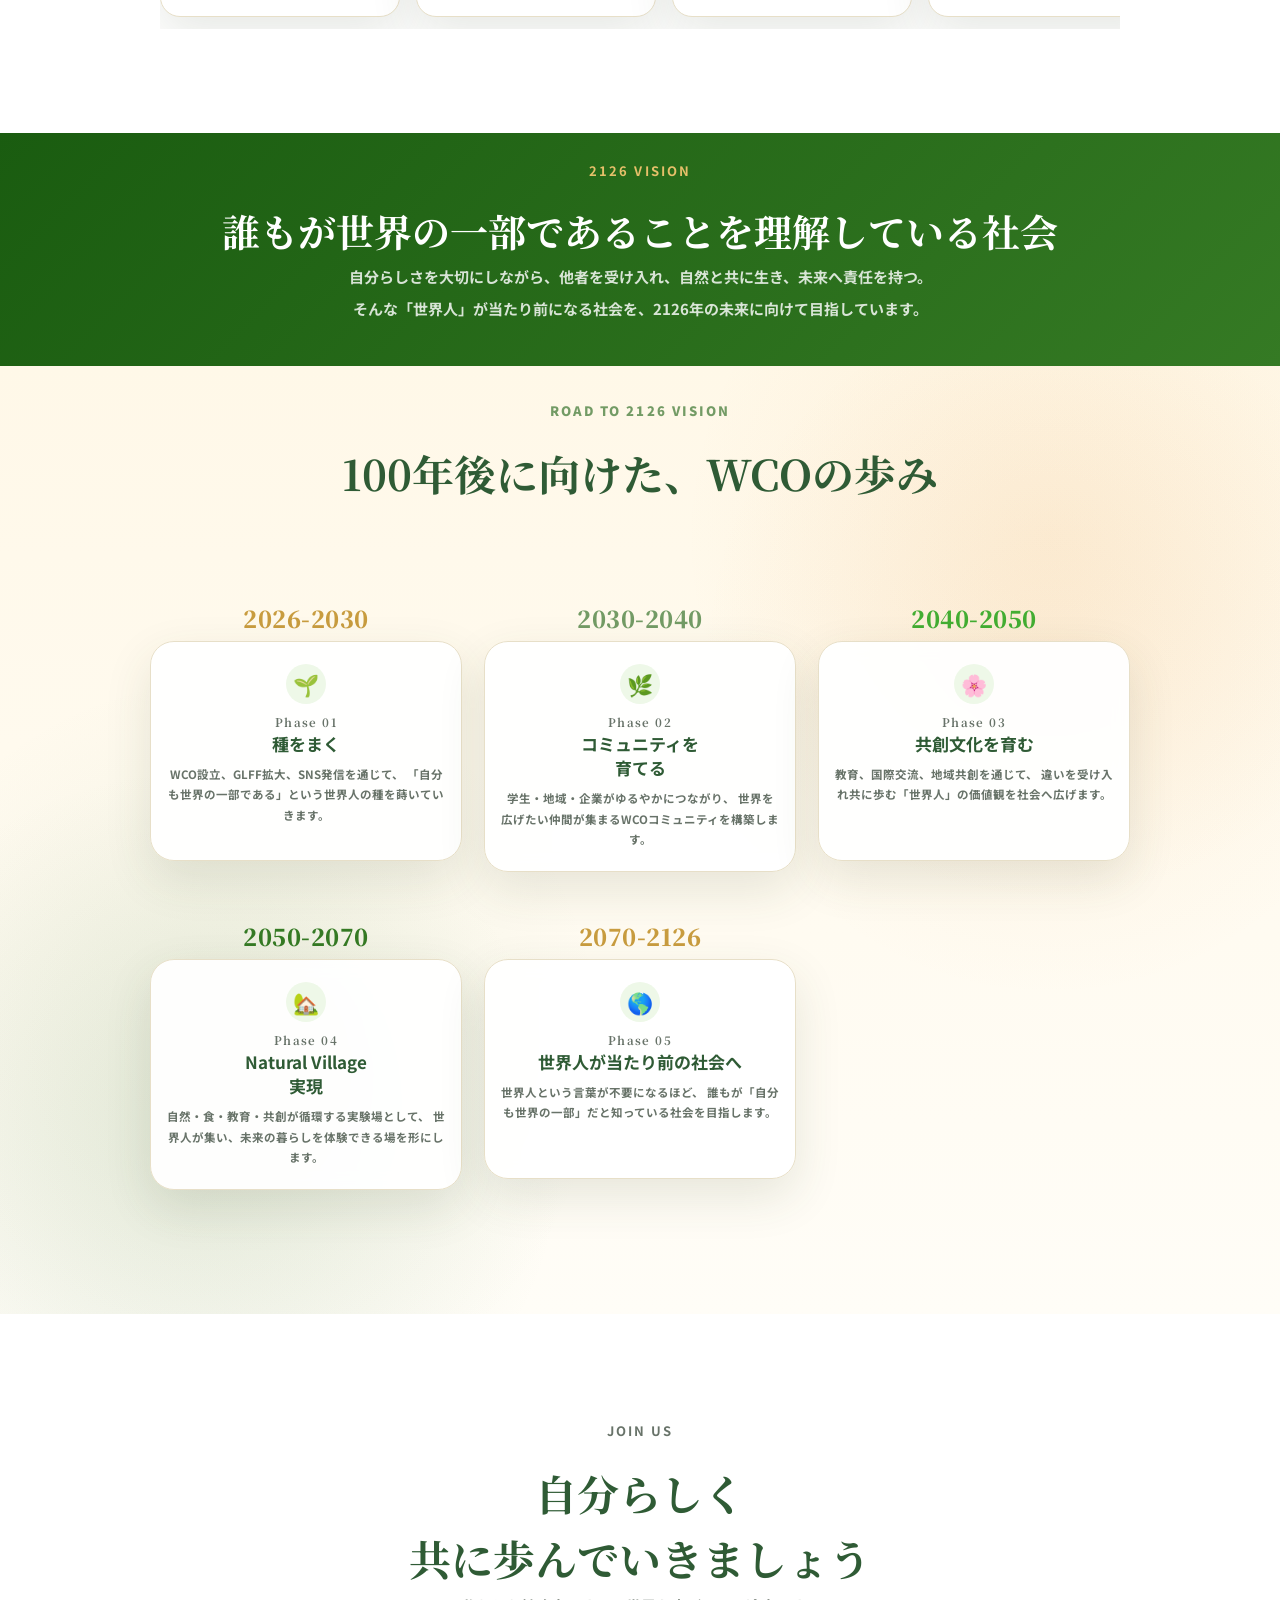
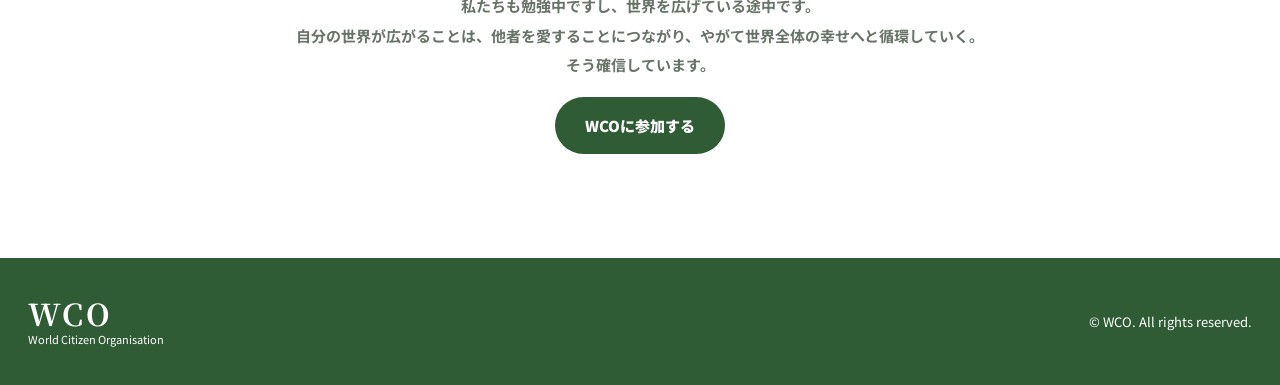
<file: wco_roadmap_5phase_2126_compact/index.html>
<!DOCTYPE html>
<html lang="ja">
<head>
<meta charset="UTF-8"><meta name="viewport" content="width=device-width,initial-scale=1.0">
<title>一般社団法人WCO</title>
<link rel="preconnect" href="https://fonts.googleapis.com">
<link rel="preconnect" href="https://fonts.gstatic.com" crossorigin>
<link href="https://fonts.googleapis.com/css2?family=Noto+Sans+JP:wght@400;700;900&family=Noto+Serif+JP:wght@400;700;900&display=swap" rel="stylesheet">
<link rel="stylesheet" href="style.css">
</head>
<body>
<div id="loader" role="status" aria-label="読み込み中">
  <div class="loader-inner">
    <div class="loader-wco">WCO</div>
    <div class="loader-tagline">World Citizen Organization</div>
    <div class="loader-track"><div class="loader-fill"></div></div>
  </div>
</div>
<header><div class="header-inner"><a class="brand"><b>WCO</b><span>World Citizen Organization</span></a><nav><a href="#about">WCOとは</a><a href="#mvv">Vision/Mission</a><a href="#cycle">提供するもの</a><a href="#actions">活動</a><a href="#road100">Roadmap</a><a href="#join">Join</a><a href="organization.html">About us</a></nav><button class="menu-btn" aria-label="メニューを開く" onclick="toggleMenu()"><span></span><span></span><span></span></button></div></header>
<div class="side-overlay" onclick="toggleMenu()"></div>
<aside class="side-menu">
  <button class="side-close" aria-label="閉じる" onclick="toggleMenu()">✕</button>
  <div class="side-brand"><b>WCO</b><span>World Citizen Organisation</span></div>
  <nav class="side-nav">
    <a href="#about" onclick="toggleMenu()">WCOとは</a>
    <a href="#mvv" onclick="toggleMenu()">Vision / Mission</a>
    <a href="#cycle" onclick="toggleMenu()">提供するもの</a>
    <a href="#actions" onclick="toggleMenu()">活動</a>
    <a href="#road100" onclick="toggleMenu()">Roadmap</a>
    <a href="#join" onclick="toggleMenu()">Join</a>
    <a href="organization.html" onclick="toggleMenu()">About us</a>
    <a href="membership.html" class="side-join-btn">Join us →</a>
  </nav>
</aside>
<main>
<section class="hero"><div class="hero-bg"></div><div class="hero-content"><p class="eyebrow hero-anim" style="animation-delay:.1s">World Citizen Organization</p><h1 class="hero-anim" style="animation-delay:.3s">未来を変えるのは、<br>小さな気づきから。</h1><p class="lead hero-anim" style="animation-delay:.55s">世界人としての生き方を提案し、<br>誰もが世界の一部であるという「気づき」を届けます</p><div class="hero-actions hero-anim" style="animation-delay:.75s"><a class="btn primary" href="membership.html">Join us</a><a class="btn secondary" href="#about">WCOについて</a><a class="btn secondary" href="#vision2125">100年後の未来へ</a></div></div>
<div class="scroll-hint" aria-hidden="true"><svg viewBox="0 0 20 20" fill="none" xmlns="http://www.w3.org/2000/svg"><path d="M10 4v12M5 11l5 5 5-5" stroke="currentColor" stroke-width="2" stroke-linecap="round" stroke-linejoin="round"/></svg>SCROLL</div></section>

<section id="about" class="section about"><div class="container narrow"><p class="label center fade-up">ABOUT WCO</p><h2 class="center-title fade-up" data-delay="1">「世界人」として<br>地球を美しく生きる</h2><p class="about-sub fade-up" data-delay="2">自分らしさを大切にしながら、他者を受け入れ、自然と共に生きる。それが、WCOの考える「世界人」としての生き方です。</p><div class="about-body text fade-up" data-delay="3"><p>WCOは世界的視野と個人の包括的な幸せを両立するため、若者が中心となり、世代・業界・国境を超えて共創を目指すコミュニティです。</p></div></div></section>

<section id="mvv" class="section mvv"><div class="container"><p class="label center fade-up">VISION / MISSION</p><div class="mvv-grid">
<article class="fade-up" data-delay="1"><span>Vision</span><h3>自分らしさが世界を幸せにする循環を</h3><p>「世界を良くしたい」と願うとき、私たちはつい外側にばかり目を向けてしまいます。しかし、世界の最小単位は「個人」です。</p><p>まずはあなた自身が幸せになり、自分らしさや得意に気づくこと。そしてその得意を他者のため、社会のために発揮すること。そこから幸せの循環が始まると考えています。</p></article>
<article class="fade-up" data-delay="2"><span>Mission</span><h3>「世界人」の生き方を提案し、誰もがすでに世界の一部であるという「気づき」を</h3><p>「世界人」とは、世界のことを考え行動できる人。そして、自分と自分以外、人も自然もすべての違いを受け入れ、共に歩める人のことです。</p><p>自分自身がそこに存在しているだけで、すでに世界の一部なのだという確かな気づきを届けることが、私たちの使命です。</p></article>
</div></div></section>

<section id="cycle" class="section cycle"><div class="container"><p class="label center fade-up">WHAT WE OFFER</p><h2 class="center-title fade-up" data-delay="1">私たちは、「世界を広げる活動」を提供します。</h2><p class="center-lead fade-up" data-delay="2">「知る、広げる、受け入れる、共に歩む」の循環を広げていきます。</p><div class="cycle-grid">
<article class="fade-up" data-delay="1"><span>01</span><h3>知る</h3><p>自分自身の得意や自分らしさを知り、世界のあり方を知る。</p></article>
<article class="fade-up" data-delay="2"><span>02</span><h3>広げる</h3><p>視野を広げ、自分の中にある世界を他人へと広げる。</p></article>
<article class="fade-up" data-delay="3"><span>03</span><h3>受け入れる</h3><p>違いを拒絶するのではなく、多様な世界をそのまま受け入れる。</p></article>
<article class="fade-up" data-delay="4"><span>04</span><h3>共に歩む</h3><p>異なる個性が響き合い、新しい未来へ向かって共に歩む。</p></article>
</div></div></section>

<section id="actions" class="section actions"><div class="container"><p class="label center fade-up">ACTIONS</p><h2 class="center-title fade-up" data-delay="1">想いを形にする、3つのアクション</h2><div class="action-list">
<article class="fade-up" data-delay="1"><b>01</b><div class="action-icon"><svg viewBox="0 0 48 48" fill="none" xmlns="http://www.w3.org/2000/svg"><path d="M24 6C14.059 6 6 14.059 6 24s8.059 18 18 18 18-8.059 18-18S33.941 6 24 6z" stroke="#2f5b35" stroke-width="2.5"/><path d="M16 20c0-4.418 3.582-8 8-8s8 3.582 8 8c0 5-8 14-8 14S16 25 16 20z" stroke="#739b65" stroke-width="2.2" stroke-linejoin="round"/><circle cx="24" cy="20" r="3" fill="#2f5b35"/></svg></div><div><h3>Green Life Food Festa</h3><p class="sub">繋がりと場づくり</p><p>GLFFは単なる催しではありません。多くの人がつながり、自分らしい生き方や世界が広がるきっかけを手にする大切な場です。</p></div></article>
<article class="fade-up" data-delay="2"><b>02</b><div class="action-icon"><svg viewBox="0 0 48 48" fill="none" xmlns="http://www.w3.org/2000/svg"><circle cx="24" cy="14" r="7" stroke="#2f5b35" stroke-width="2.5"/><path d="M8 40c0-8.837 7.163-16 16-16s16 7.163 16 16" stroke="#2f5b35" stroke-width="2.5" stroke-linecap="round"/><path d="M34 22l6 3-6 3" stroke="#739b65" stroke-width="2" stroke-linecap="round" stroke-linejoin="round"/><path d="M40 25h-8" stroke="#739b65" stroke-width="2" stroke-linecap="round"/></svg></div><div><h3>SNSを通した発信</h3><p class="sub">気づきと視野の拡大</p><p>自分も世界の一部であるという気づきと、視野を広げる方法を発信します。自然栽培や自然なライフスタイルを通じ、心豊かな生き方のヒントを届けます。</p></div></article>
<article class="fade-up" data-delay="3"><b>03</b><div class="action-icon"><svg viewBox="0 0 48 48" fill="none" xmlns="http://www.w3.org/2000/svg"><circle cx="24" cy="24" r="16" stroke="#2f5b35" stroke-width="2.5"/><path d="M8 24h32M24 8c-4 4-6.5 9.7-6.5 16S20 36 24 40M24 8c4 4 6.5 9.7 6.5 16S28 36 24 40" stroke="#739b65" stroke-width="2" stroke-linecap="round"/></svg></div><div><h3>グローバル人材の育成</h3><p class="sub">自分らしさの発見</p><p>ワークショップや海外の人とのふれあいを通じた活動を行い、自分の世界を広げ、自分らしさを発見するプロセスをサポートします。</p></div></article>
</div></div></section>

<section id="glff" class="section glff"><div class="container split"><div class="fade-up"><p class="big">GLFF</p><h2>Green Life Food Festa</h2></div><div class="text fade-up" data-delay="1"><p>食・農・文化・アートを融合させ、「地球を美しく生きる」を体感できる場をつくる、WCOの主要イベントです。</p><p>ナチュラルフードや自然栽培、学生・地域・企業の共創企画を通じて、未来のライフスタイルを楽しく体験するフェスです。</p><a class="text-link" href="https://greenlifefoodfesta.com/" target="_blank" rel="noopener">Visit GLFF Website →</a></div></div></section>


<section id="instagram" class="section instagram">
  <div class="container split" style="margin-bottom:48px">
    <div class="fade-up">
      <p class="big">情報発信</p>
      <h2>Instagram</h2>
    </div>
    <div class="text fade-up" data-delay="1">
      <p>WCOの活動や世界人としての生き方のヒントを、毎日発信しています。自然栽培、GLFFの舞台裏、世界を広げるきっかけをぜひ覗いてみてください。</p>
      <a class="text-link" href="https://www.instagram.com/wco_official/" target="_blank" rel="noopener">@wco_official をフォローする →</a>
    </div>
  </div>
  <div class="container">
    <div class="insta-feed">

      <!-- ▼ LightWidget 本番用（ウィジェットID取得後にコメントアウトを外してデモを削除）
      <script src="https://cdn.lightwidget.com/widgets/lightwidget.js" integrity="sha384-9wInHiok811QaSQzII98YZ69BE3gST7Rq6dkvCZ7nbFAf8/DT1kviM49AFOUvkKt" crossorigin="anonymous"></script>
      <iframe src="//lightwidget.com/widgets/YOUR_WIDGET_ID.html" scrolling="no" allowtransparency="true" class="lightwidget-widget" style="width:100%;border:0;overflow:hidden;"></iframe>
      ▲ LightWidget 本番用 -->

      <!-- ▼ デモ表示（本番に切り替えたら削除） -->
      <div class="insta-demo">
        <div class="insta-carousel">
          <article class="insta-post" style="--bg:linear-gradient(135deg,#a8d8a8 0%,#2f5b35 100%)">
            <div class="insta-img"></div>
            <div class="insta-meta"><span>🌱 種を蒔く、毎日。</span><small>2日前</small></div>
          </article>
          <article class="insta-post" style="--bg:linear-gradient(135deg,#f5e6c8 0%,#e89b45 100%)">
            <div class="insta-img"></div>
            <div class="insta-meta"><span>🌿 Green Life Food Festa 準備中</span><small>4日前</small></div>
          </article>
          <article class="insta-post" style="--bg:linear-gradient(135deg,#c8e6f5 0%,#4a90a4 100%)">
            <div class="insta-img"></div>
            <div class="insta-meta"><span>🌎 世界はすでにあなたの中に。</span><small>6日前</small></div>
          </article>
          <article class="insta-post" style="--bg:linear-gradient(135deg,#f5c8e6 0%,#a45a7a 100%)">
            <div class="insta-img"></div>
            <div class="insta-meta"><span>🌸 共創の場、広がっています。</span><small>1週間前</small></div>
          </article>
          <article class="insta-post" style="--bg:linear-gradient(135deg,#e8f5c8 0%,#739b65 100%)">
            <div class="insta-img"></div>
            <div class="insta-meta"><span>🏡 Natural Village、構想中。</span><small>10日前</small></div>
          </article>
        </div>
      </div>
      <!-- ▲ デモ表示 -->

    </div>
  </div>
</section>



<section id="vision2125" class="vision2125"><div class="container narrow"><p class="label center fade-up">2126 VISION</p><h2 class="fade-up" data-delay="1">誰もが世界の一部であることを理解している社会</h2><p class="fade-up" data-delay="2">自分らしさを大切にしながら、他者を受け入れ、自然と共に生き、未来へ責任を持つ。<br>そんな「世界人」が当たり前になる社会を、2126年の未来に向けて目指しています。</p></div></section>

<section id="road100" class="section road100 tree-roadmap">
  <div class="container">
    <p class="label center fade-up">ROAD TO 2126 VISION</p>
    <h2 class="center-title fade-up" data-delay="1">100年後に向けた、WCOの歩み</h2>
    <p class="center-lead fade-up" data-delay="2">
      WCOは、世界人という考え方が特別ではなく、
      誰もが自然に世界とつながって生きる社会を目指します
    </p>

    <div class="tree-timeline phase5" aria-label="WCO Road to 2126 Vision">
      <div class="tree-trunk" aria-hidden="true"></div>

      <article class="tree-step seed fade-up" data-delay="1">
        <div class="tree-period">2026-2030</div>
        <div class="tree-card">
          <span class="tree-icon">🌱</span>
          <p class="tree-phase">Phase 01</p>
          <h3>種をまく</h3>
          <p>
            WCO設立、GLFF拡大、SNS発信を通じて、
            「自分も世界の一部である」という世界人の種を蒔いていきます。
          </p>
        </div>
      </article>

      <article class="tree-step sprout fade-up" data-delay="2">
        <div class="tree-period">2030-2040</div>
        <div class="tree-card">
          <span class="tree-icon">🌿</span>
          <p class="tree-phase">Phase 02</p>
          <h3>コミュニティを<br>育てる</h3>
          <p>
            学生・地域・企業がゆるやかにつながり、
            世界を広げたい仲間が集まるWCOコミュニティを構築します。
          </p>
        </div>
      </article>

      <article class="tree-step bloom fade-up" data-delay="3">
        <div class="tree-period">2040-2050</div>
        <div class="tree-card">
          <span class="tree-icon">🌸</span>
          <p class="tree-phase">Phase 03</p>
          <h3>共創文化を育む</h3>
          <p>
            教育、国際交流、地域共創を通じて、
            違いを受け入れ共に歩む「世界人」の価値観を社会へ広げます。
          </p>
        </div>
      </article>

      <article class="tree-step village fade-up" data-delay="4">
        <div class="tree-period">2050-2070</div>
        <div class="tree-card">
          <span class="tree-icon">🏡</span>
          <p class="tree-phase">Phase 04</p>
          <h3>Natural Village<br>実現</h3>
          <p>
            自然・食・教育・共創が循環する実験場として、
            世界人が集い、未来の暮らしを体験できる場を形にします。
          </p>
        </div>
      </article>

      <article class="tree-step fruit fade-up" data-delay="5">
        <div class="tree-period">2070-2126</div>
        <div class="tree-card">
          <span class="tree-icon">🌎</span>
          <p class="tree-phase">Phase 05</p>
          <h3>世界人が当たり前の社会へ</h3>
          <p>
            世界人という言葉が不要になるほど、
            誰もが「自分も世界の一部」だと知っている社会を目指します。
          </p>
        </div>
      </article>
    </div>
  </div>
</section>

<section id="join" class="section join"><div class="container narrow"><p class="label center fade-up">JOIN US</p><h2 class="fade-up" data-delay="1">自分らしく<br>共に歩んでいきましょう</h2><p>私たちも勉強中ですし、世界を広げている途中です。<br>自分の世界が広がることは、他者を愛することにつながり、やがて世界全体の幸せへと循環していく。<br>そう確信しています。</p><a href="#" class="btn primary">WCOに参加する</a></div></section>
</main><footer><div class="brand"><b>WCO</b><span>World Citizen Organisation</span></div><p>© WCO. All rights reserved.</p></footer>
<script>
function toggleMenu(){
  const menu=document.querySelector('.side-menu');
  const overlay=document.querySelector('.side-overlay');
  const isOpen=menu.classList.toggle('open');
  overlay.classList.toggle('open',isOpen);
  document.body.style.overflow=isOpen?'hidden':'';
}

// Page loader
(function(){
  var MIN_MS = 2000;
  var start = Date.now();
  function hideLoader(){
    var elapsed = Date.now() - start;
    var wait = Math.max(0, MIN_MS - elapsed);
    setTimeout(function(){
      var el = document.getElementById('loader');
      if(el) el.classList.add('done');
    }, wait);
  }
  if(document.readyState === 'complete'){
    hideLoader();
  } else {
    window.addEventListener('load', hideLoader);
  }
})();

// Scroll fade-in
const fadeObserver=new IntersectionObserver((entries)=>{
  entries.forEach(e=>{
    if(e.isIntersecting){
      e.target.classList.add('visible');
      fadeObserver.unobserve(e.target);
    }
  });
},{threshold:0.1,rootMargin:'0px 0px -40px 0px'});
document.querySelectorAll('.fade-up').forEach(el=>fadeObserver.observe(el));
</script>
</body></html>
</file>
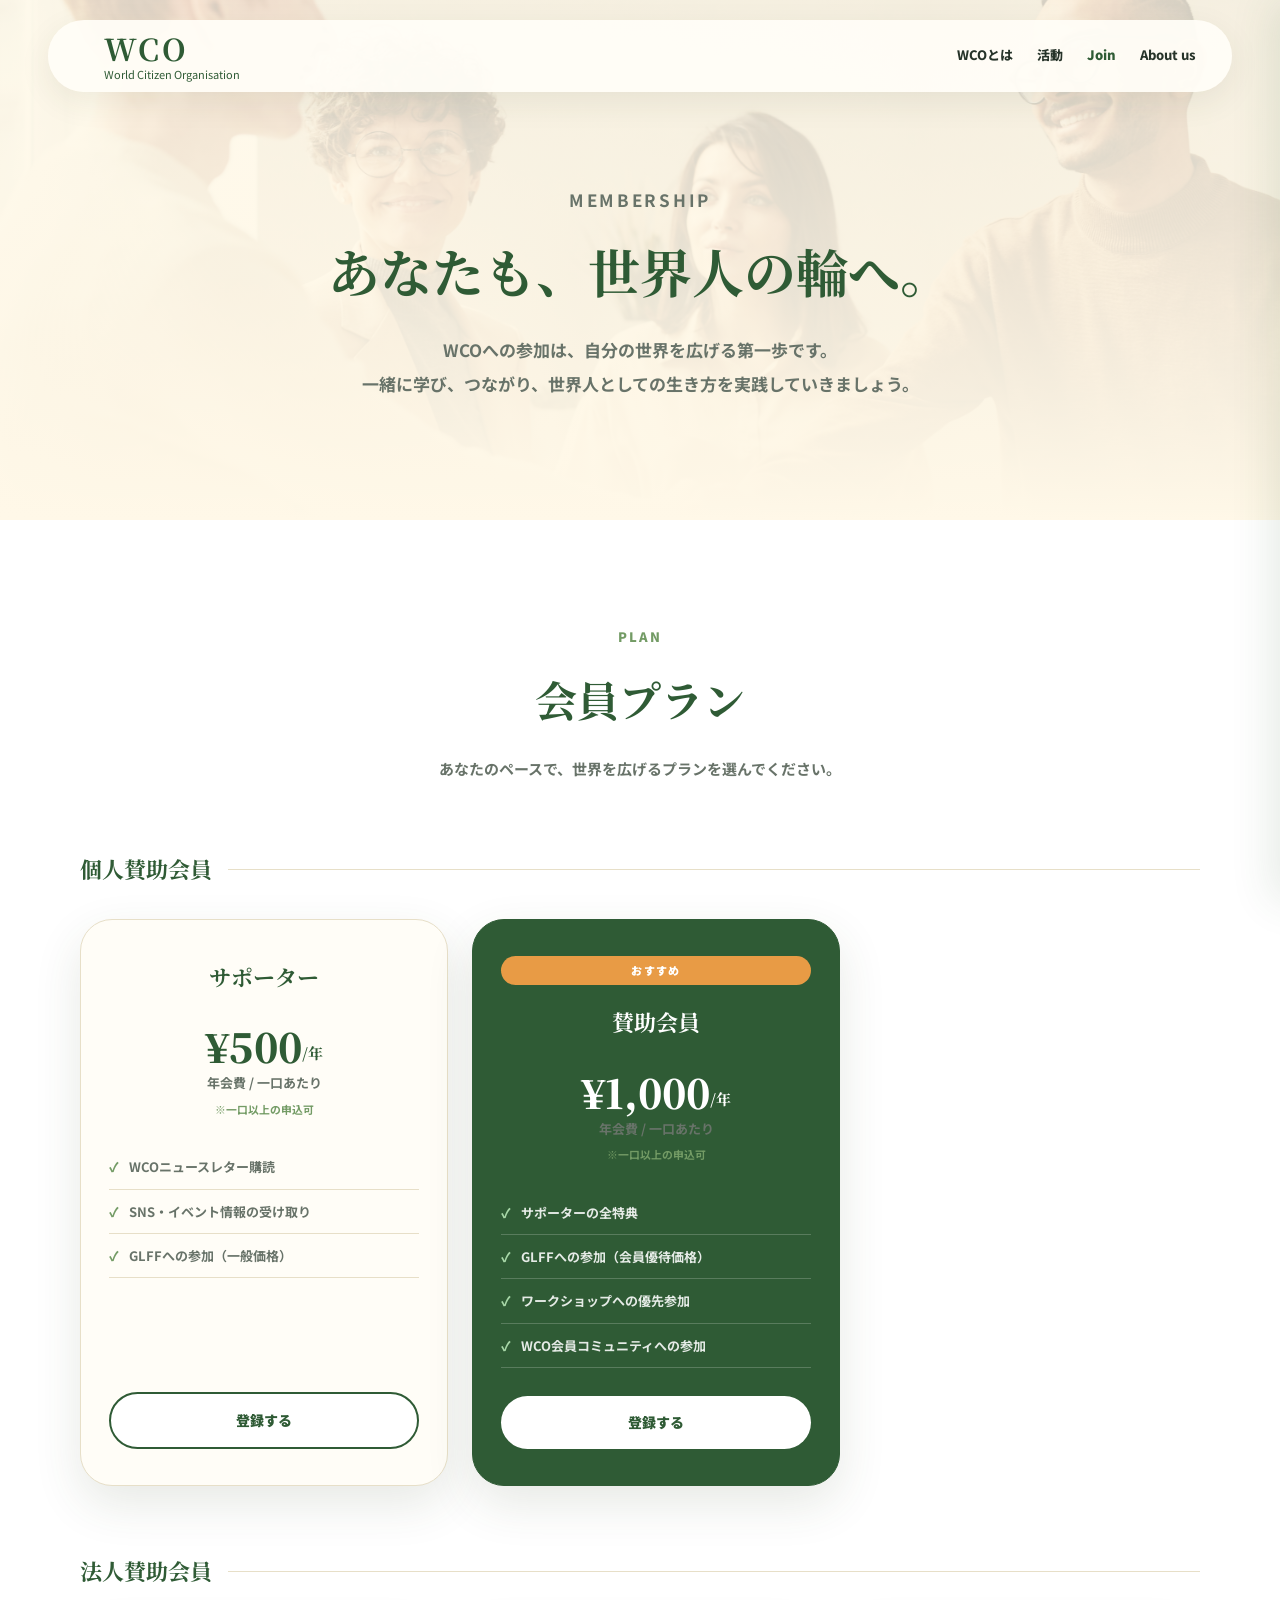
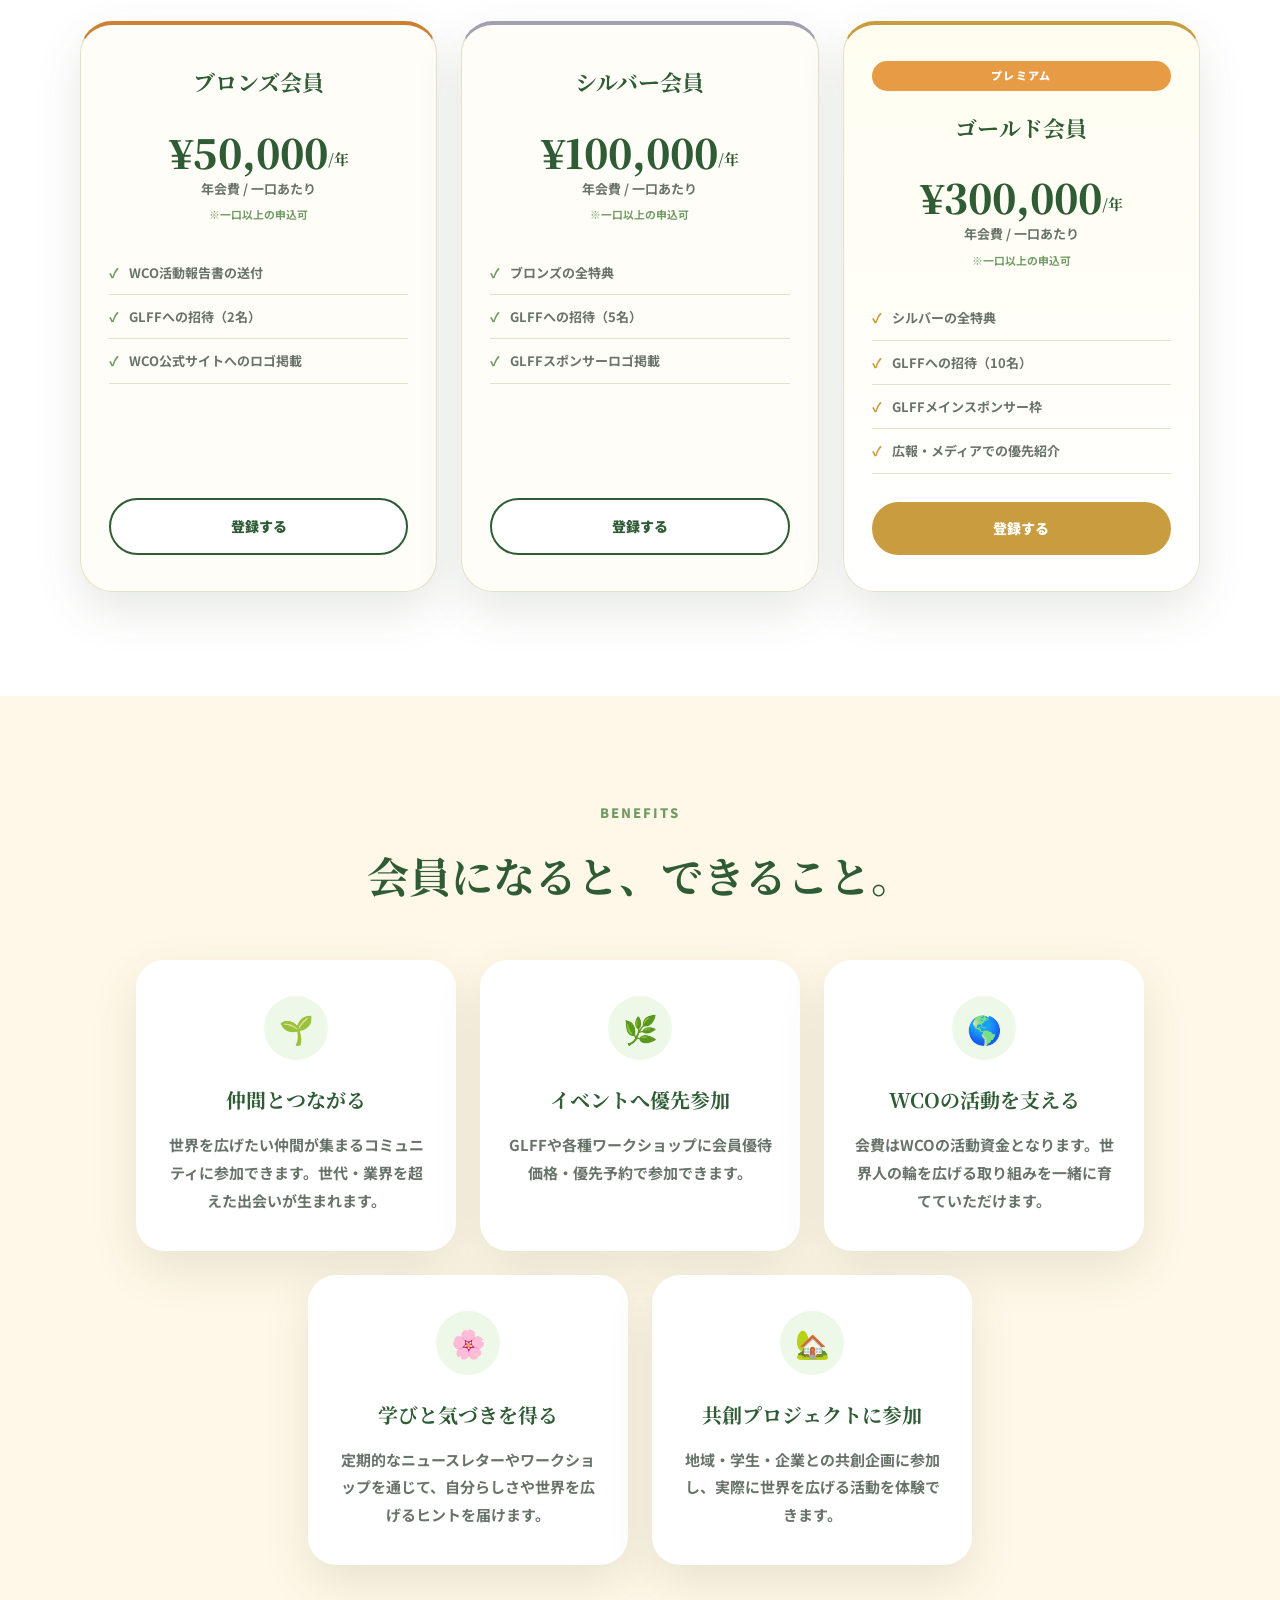
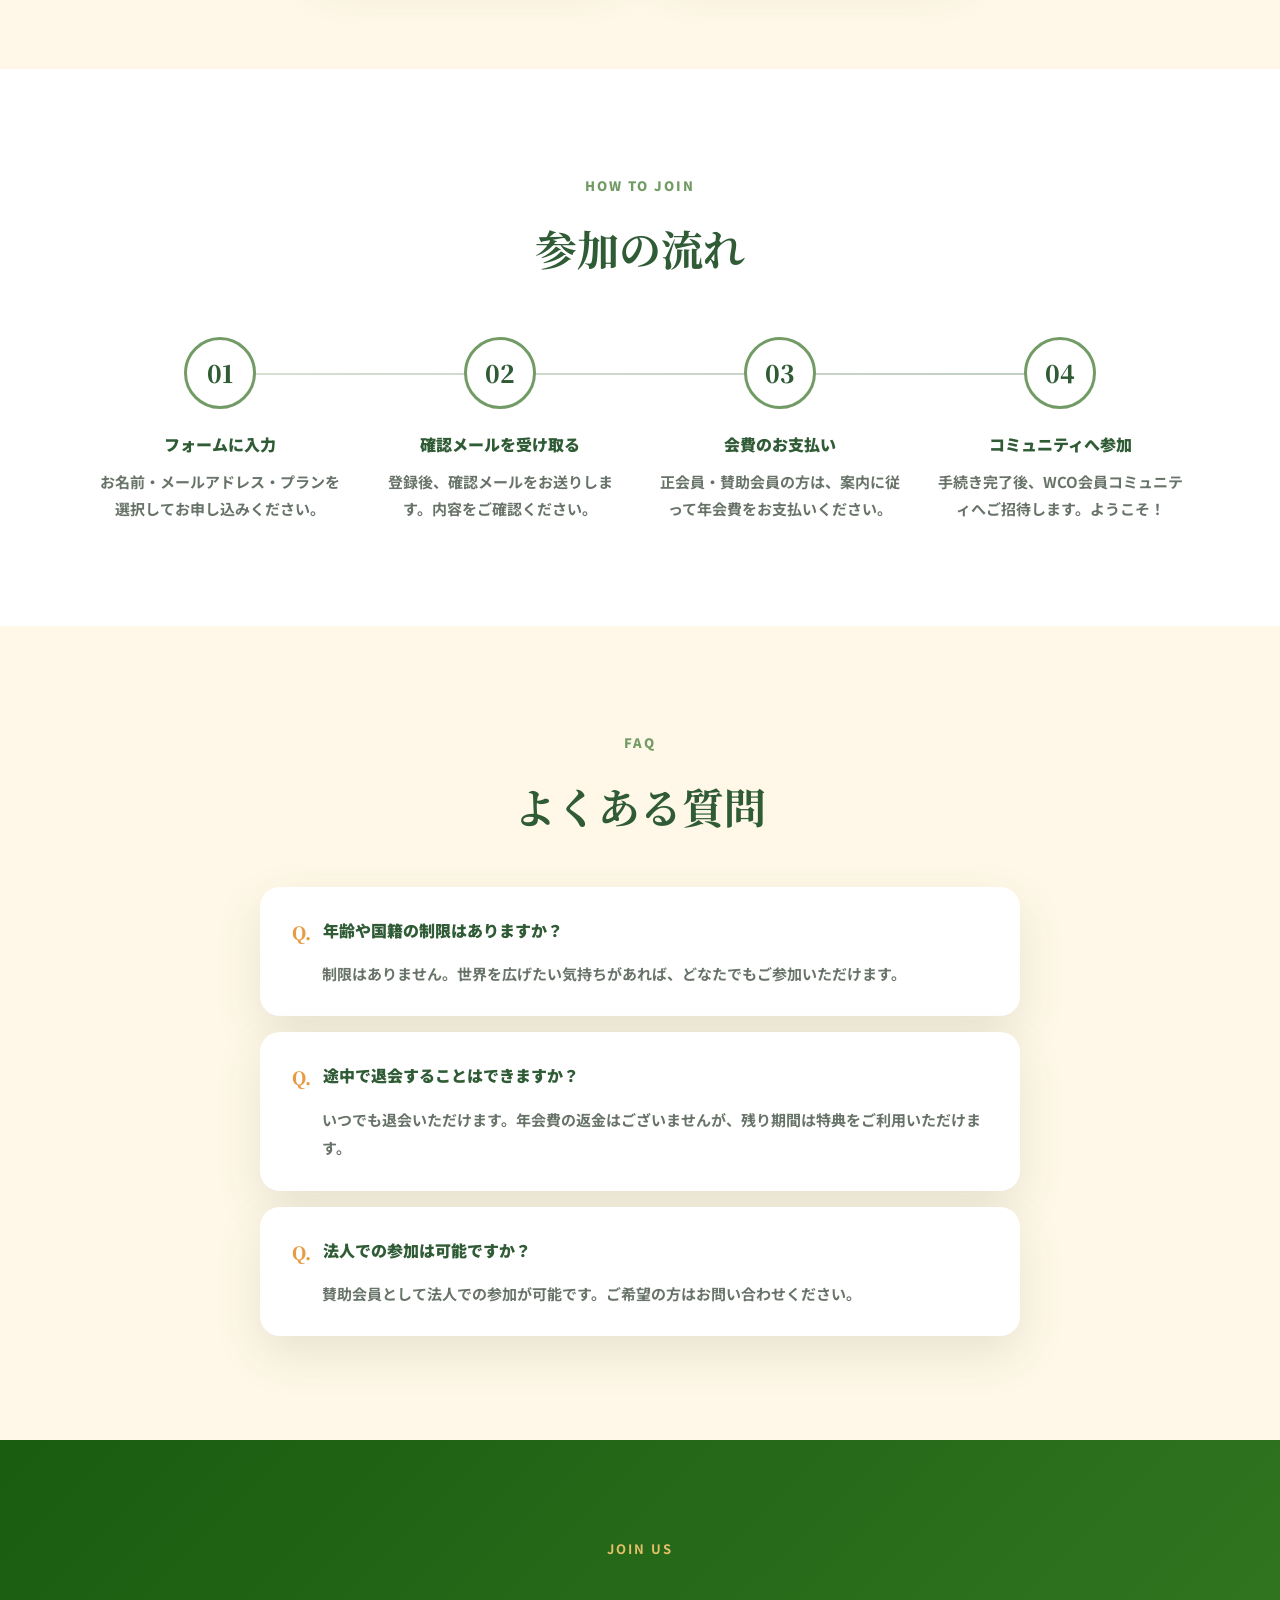
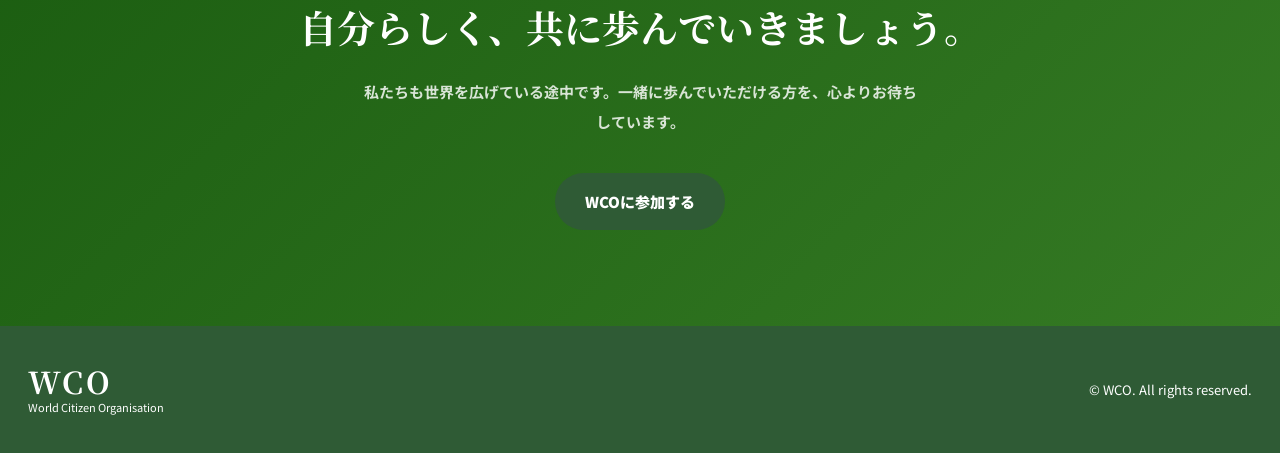
<file: prod/membership.html>
<!DOCTYPE html>
<html lang="ja">
<head>
<meta charset="UTF-8"><meta name="viewport" content="width=device-width,initial-scale=1.0">
<title>会員について | 一般社団法人WCO</title>
<link rel="preconnect" href="https://fonts.googleapis.com">
<link rel="preconnect" href="https://fonts.gstatic.com" crossorigin>
<link href="https://fonts.googleapis.com/css2?family=Noto+Sans+JP:wght@400;700;900&family=Noto+Serif+JP:wght@400;700;900&display=swap" rel="stylesheet">
<link rel="stylesheet" href="style.css">
<style>
.membership-hero{padding:160px 24px 96px;background:var(--cream);text-align:center;position:relative;overflow:hidden;min-height:520px;display:flex;align-items:center;justify-content:center}
.membership-hero-bg{position:absolute;inset:0;background:url("assets/membership-hero.jpg") center/cover no-repeat;z-index:0}
.membership-hero-bg::after{content:"";position:absolute;inset:0;background:linear-gradient(180deg,rgba(255,248,232,.82) 0%,rgba(255,248,232,.92) 60%,rgba(255,248,232,1) 100%)}
.membership-hero-content{position:relative;z-index:1}
.membership-hero .eyebrow{margin-bottom:16px}
.membership-hero h1{font-family:"Noto Serif JP","Hiragino Mincho ProN","Yu Mincho",serif;color:var(--green);font-size:52px;line-height:1.45;margin:0 0 24px}
.membership-hero p{font-size:17px;font-weight:700;color:var(--muted);line-height:2;max-width:640px;margin:0 auto}
@media(max-width:980px){.membership-hero h1{font-size:34px}}

.plans{background:#fff}
.plan-category{margin-top:64px}
.plan-category-label{display:flex;align-items:center;gap:16px;margin-bottom:28px}
.plan-category-label h3{font-family:"Noto Serif JP","Hiragino Mincho ProN","Yu Mincho",serif;font-size:22px;color:var(--green);margin:0}
.plan-category-label::after{content:"";flex:1;height:1px;background:var(--line)}
.plan-grid-2{display:grid;grid-template-columns:repeat(2,1fr);gap:24px;max-width:760px}
.plan-grid-3{display:grid;grid-template-columns:repeat(3,1fr);gap:24px}
.plan-card{background:var(--paper);border:1px solid var(--line);border-radius:32px;padding:36px 28px;text-align:center;box-shadow:var(--shadow);position:relative;transition:transform .3s,box-shadow .3s;display:flex;flex-direction:column}
.plan-card:hover{transform:translateY(-6px);box-shadow:0 24px 56px rgba(47,91,53,.16)}
.plan-card.featured{background:var(--green);color:#fff;border-color:var(--green)}
.plan-card.featured .plan-price,.plan-card.featured h3{color:#fff}
.plan-card.featured .plan-feature{color:rgba(255,255,255,.88);border-color:rgba(255,255,255,.2)}
.plan-card.bronze{border-top:4px solid #cd7f32}
.plan-card.silver{border-top:4px solid #a0a0b0}
.plan-card.gold{border-top:4px solid #c89c3f;background:linear-gradient(180deg,#fffdf0,#fff)}
.plan-badge{display:inline-block;background:var(--orange);color:#fff;font-size:11px;font-weight:900;letter-spacing:.12em;padding:4px 14px;border-radius:999px;margin-bottom:16px}
.plan-card h3{font-family:"Noto Serif JP","Hiragino Mincho ProN","Yu Mincho",serif;font-size:22px;color:var(--green);margin:0 0 12px}
.plan-price{font-family:"Noto Serif JP","Hiragino Mincho ProN","Yu Mincho",serif;font-size:40px;font-weight:900;color:var(--green);line-height:1;margin:16px 0 4px}
.plan-price span{font-size:15px;font-weight:700;vertical-align:middle}
.plan-period{font-size:13px;color:var(--muted);font-weight:700;margin-bottom:24px}
.plan-features{list-style:none;padding:0;margin:0 0 28px;text-align:left;flex:1}
.plan-feature{font-size:13px;font-weight:700;color:var(--muted);padding:9px 0;border-bottom:1px solid var(--line);display:flex;align-items:center;gap:10px}
.plan-feature::before{content:"✓";color:var(--green2);font-weight:900;flex-shrink:0}
.plan-card.featured .plan-feature::before{color:#a8d8a8}
.plan-card.gold .plan-feature::before{color:#c89c3f}
.plan-btn{display:inline-flex;align-items:center;justify-content:center;width:100%;border-radius:999px;padding:13px;font-weight:900;font-size:14px;transition:opacity .2s}
.plan-btn.dark{background:var(--green);color:#fff}
.plan-btn.light{background:#fff;color:var(--green);border:2px solid var(--green)}
.plan-btn.white{background:#fff;color:var(--green)}
.plan-btn.gold-btn{background:#c89c3f;color:#fff}

.benefits{background:var(--cream)}
.benefit-grid{display:flex;flex-wrap:wrap;justify-content:center;gap:24px;margin-top:52px}
.benefit-item{flex:0 0 calc(33.33% - 16px);min-width:220px;max-width:320px}
.benefit-item{background:#fff;border-radius:28px;padding:36px 28px;text-align:center;box-shadow:var(--shadow)}
.benefit-icon{width:64px;height:64px;border-radius:50%;background:var(--mint);display:flex;align-items:center;justify-content:center;margin:0 auto 20px;font-size:28px}
.benefit-item h3{font-family:"Noto Serif JP","Hiragino Mincho ProN","Yu Mincho",serif;font-size:20px;color:var(--green);margin:0 0 12px}
.benefit-item p{font-size:15px;color:var(--muted);font-weight:700;line-height:1.85;margin:0}

.flow{background:#fff}
.flow-steps{display:grid;grid-template-columns:repeat(4,1fr);gap:0;margin-top:56px;position:relative}
.flow-steps::before{content:"";position:absolute;top:36px;left:12.5%;right:12.5%;height:2px;background:linear-gradient(90deg,var(--green2),var(--green));opacity:.3}
.flow-step{text-align:center;padding:0 16px}
.flow-num{width:72px;height:72px;border-radius:50%;background:var(--mint);border:3px solid var(--green2);display:flex;align-items:center;justify-content:center;margin:0 auto 20px;font-family:"Noto Serif JP","Hiragino Mincho ProN","Yu Mincho",serif;font-size:24px;font-weight:900;color:var(--green);position:relative;z-index:1;background:#fff}
.flow-step h3{font-size:16px;color:var(--green);font-weight:900;margin:0 0 8px}
.flow-step p{font-size:15px;color:var(--muted);font-weight:700;line-height:1.8;margin:0}

.faq{background:var(--cream)}
.faq-list{max-width:760px;margin:48px auto 0;display:flex;flex-direction:column;gap:16px}
.faq-item{background:#fff;border-radius:20px;padding:28px 32px;box-shadow:var(--shadow)}
.faq-q{font-weight:900;color:var(--green);font-size:16px;margin:0 0 10px;display:flex;gap:12px}
.faq-q::before{content:"Q.";color:var(--orange);font-family:"Noto Serif JP","Hiragino Mincho ProN","Yu Mincho",serif;font-size:18px;flex-shrink:0}
.faq-a{font-size:15px;color:var(--muted);font-weight:700;line-height:1.9;margin:0;padding-left:30px}

.join-cta{background:linear-gradient(135deg,#1a5c10 0%,#357a24 100%);color:#fff;padding:96px 24px;text-align:center}
.join-cta h2{color:#fff;font-size:38px;margin:0 0 20px}
.join-cta p{color:rgba(255,255,255,.82);font-weight:700;line-height:2;max-width:560px;margin:0 auto 36px}

@media(max-width:980px){
  .membership-hero{padding:120px 20px 72px;min-height:400px}
  .membership-hero h1{font-size:34px}
  .membership-hero p{font-size:15px}
  .plan-grid-2,.plan-grid-3{grid-template-columns:1fr}
  .benefit-item{flex:0 0 calc(50% - 12px)}
  .flow-steps{grid-template-columns:1fr 1fr;gap:32px}
  .flow-steps::before{display:none}
  .join-cta{padding:64px 20px}
  .join-cta h2{font-size:26px}
  .plan-category{margin-top:40px}
}
@media(max-width:620px){
  .flow-steps{grid-template-columns:1fr;gap:24px}
  .benefit-item{flex:0 0 100%}
  .plan-card{padding:26px 20px}
  .plan-price{font-size:32px}
}
@media(max-width:480px){
  .membership-hero{padding:100px 16px 56px}
  .membership-hero h1{font-size:26px;line-height:1.4}
  .membership-hero p{font-size:14px}
  .plan-price{font-size:28px}
  .plan-card h3{font-size:18px}
  .plan-card{padding:22px 16px}
  .flow-num{width:56px;height:56px;font-size:18px}
  .flow-step h3{font-size:14px}
  .join-cta h2{font-size:22px}
  .join-cta p{font-size:13px}
  .faq-item{padding:20px 18px}
  .faq-q{font-size:14px}
  .faq-a{font-size:13px}
  .benefit-item{padding:24px 18px}
  .benefit-item h3{font-size:17px}
}
</style>
</head>
<body>
<header><div class="header-inner"><a class="brand" href="index.html"><b>WCO</b><span>World Citizen Organisation</span></a><nav><a href="index.html#about">WCOとは</a><a href="index.html#actions">活動</a><a href="membership.html" style="color:var(--green);font-weight:900">Join</a><a href="organization.html">About us</a></nav><button class="menu-btn" aria-label="メニューを開く" onclick="toggleMenu()"><span></span><span></span><span></span></button></div></header>
<div class="side-overlay" onclick="toggleMenu()"></div>
<aside class="side-menu">
  <button class="side-close" aria-label="閉じる" onclick="toggleMenu()">✕</button>
  <div class="side-brand"><b>WCO</b><span>World Citizen Organisation</span></div>
  <nav class="side-nav">
    <a href="index.html#about">WCOとは</a>
    <a href="index.html#actions">活動</a>
    <a href="membership.html" class="side-active">会員について</a>
    <a href="organization.html">About us</a>
    <a href="membership.html" class="side-join-btn">Join us →</a>
  </nav>
</aside>

<main>

<section class="membership-hero">
  <div class="membership-hero-bg"></div>
  <div class="membership-hero-content">
    <p class="eyebrow">MEMBERSHIP</p>
    <h1>あなたも、世界人の輪へ。</h1>
    <p>WCOへの参加は、自分の世界を広げる第一歩です。<br>一緒に学び、つながり、世界人としての生き方を実践していきましょう。</p>
  </div>
</section>

<section class="section plans">
  <div class="container">
    <p class="label center">PLAN</p>
    <h2 class="center-title">会員プラン</h2>
    <p class="center-lead">あなたのペースで、世界を広げるプランを選んでください。</p>
    <!-- 個人賛助会員 -->
    <div class="plan-category">
      <div class="plan-category-label"><h3>個人賛助会員</h3></div>
      <div class="plan-grid-2">
        <div class="plan-card">
          <h3>サポーター</h3>
          <div class="plan-price">¥500<span>/年</span></div>
          <p class="plan-period">年会費 / 一口あたり<br><small style="color:var(--green2)">※一口以上の申込可</small></p>
          <ul class="plan-features">
            <li class="plan-feature">WCOニュースレター購読</li>
            <li class="plan-feature">SNS・イベント情報の受け取り</li>
            <li class="plan-feature">GLFFへの参加（一般価格）</li>
          </ul>
          <a href="#apply" class="plan-btn light">登録する</a>
        </div>
        <div class="plan-card featured">
          <div class="plan-badge">おすすめ</div>
          <h3>賛助会員</h3>
          <div class="plan-price">¥1,000<span>/年</span></div>
          <p class="plan-period">年会費 / 一口あたり<br><small style="color:var(--green2)">※一口以上の申込可</small></p>
          <ul class="plan-features">
            <li class="plan-feature">サポーターの全特典</li>
            <li class="plan-feature">GLFFへの参加（会員優待価格）</li>
            <li class="plan-feature">ワークショップへの優先参加</li>
            <li class="plan-feature">WCO会員コミュニティへの参加</li>
          </ul>
          <a href="#apply" class="plan-btn white">登録する</a>
        </div>
      </div>
    </div>

    <!-- 法人賛助会員 -->
    <div class="plan-category">
      <div class="plan-category-label"><h3>法人賛助会員</h3></div>
      <div class="plan-grid-3">
        <div class="plan-card bronze">
          <h3>ブロンズ会員</h3>
          <div class="plan-price">¥50,000<span>/年</span></div>
          <p class="plan-period">年会費 / 一口あたり<br><small style="color:var(--green2)">※一口以上の申込可</small></p>
          <ul class="plan-features">
            <li class="plan-feature">WCO活動報告書の送付</li>
            <li class="plan-feature">GLFFへの招待（2名）</li>
            <li class="plan-feature">WCO公式サイトへのロゴ掲載</li>
          </ul>
          <a href="#apply" class="plan-btn light">登録する</a>
        </div>
        <div class="plan-card silver">
          <h3>シルバー会員</h3>
          <div class="plan-price">¥100,000<span>/年</span></div>
          <p class="plan-period">年会費 / 一口あたり<br><small style="color:var(--green2)">※一口以上の申込可</small></p>
          <ul class="plan-features">
            <li class="plan-feature">ブロンズの全特典</li>
            <li class="plan-feature">GLFFへの招待（5名）</li>
            <li class="plan-feature">GLFFスポンサーロゴ掲載</li>
          </ul>
          <a href="#apply" class="plan-btn light">登録する</a>
        </div>
        <div class="plan-card gold">
          <div class="plan-badge">プレミアム</div>
          <h3>ゴールド会員</h3>
          <div class="plan-price">¥300,000<span>/年</span></div>
          <p class="plan-period">年会費 / 一口あたり<br><small style="color:var(--green2)">※一口以上の申込可</small></p>
          <ul class="plan-features">
            <li class="plan-feature">シルバーの全特典</li>
            <li class="plan-feature">GLFFへの招待（10名）</li>
            <li class="plan-feature">GLFFメインスポンサー枠</li>
            <li class="plan-feature">広報・メディアでの優先紹介</li>
          </ul>
          <a href="#apply" class="plan-btn gold-btn">登録する</a>
        </div>
      </div>
    </div>
  </div>
</section>

<section class="section benefits">
  <div class="container">
    <p class="label center">BENEFITS</p>
    <h2 class="center-title">会員になると、できること。</h2>
    <div class="benefit-grid">
      <div class="benefit-item">
        <div class="benefit-icon">🌱</div>
        <h3>仲間とつながる</h3>
        <p>世界を広げたい仲間が集まるコミュニティに参加できます。世代・業界を超えた出会いが生まれます。</p>
      </div>
      <div class="benefit-item">
        <div class="benefit-icon">🌿</div>
        <h3>イベントへ優先参加</h3>
        <p>GLFFや各種ワークショップに会員優待価格・優先予約で参加できます。</p>
      </div>
      <div class="benefit-item">
        <div class="benefit-icon">🌎</div>
        <h3>WCOの活動を支える</h3>
        <p>会費はWCOの活動資金となります。世界人の輪を広げる取り組みを一緒に育てていただけます。</p>
      </div>
      <div class="benefit-item">
        <div class="benefit-icon">🌸</div>
        <h3>学びと気づきを得る</h3>
        <p>定期的なニュースレターやワークショップを通じて、自分らしさや世界を広げるヒントを届けます。</p>
      </div>
      <div class="benefit-item">
        <div class="benefit-icon">🏡</div>
        <h3>共創プロジェクトに参加</h3>
        <p>地域・学生・企業との共創企画に参加し、実際に世界を広げる活動を体験できます。</p>
      </div>
    </div>
  </div>
</section>

<section class="section flow">
  <div class="container">
    <p class="label center">HOW TO JOIN</p>
    <h2 class="center-title">参加の流れ</h2>
    <div class="flow-steps">
      <div class="flow-step">
        <div class="flow-num">01</div>
        <h3>フォームに入力</h3>
        <p>お名前・メールアドレス・プランを選択してお申し込みください。</p>
      </div>
      <div class="flow-step">
        <div class="flow-num">02</div>
        <h3>確認メールを受け取る</h3>
        <p>登録後、確認メールをお送りします。内容をご確認ください。</p>
      </div>
      <div class="flow-step">
        <div class="flow-num">03</div>
        <h3>会費のお支払い</h3>
        <p>正会員・賛助会員の方は、案内に従って年会費をお支払いください。</p>
      </div>
      <div class="flow-step">
        <div class="flow-num">04</div>
        <h3>コミュニティへ参加</h3>
        <p>手続き完了後、WCO会員コミュニティへご招待します。ようこそ！</p>
      </div>
    </div>
  </div>
</section>

<section class="section faq" id="apply">
  <div class="container">
    <p class="label center">FAQ</p>
    <h2 class="center-title">よくある質問</h2>
    <div class="faq-list">
      <div class="faq-item">
        <p class="faq-q">年齢や国籍の制限はありますか？</p>
        <p class="faq-a">制限はありません。世界を広げたい気持ちがあれば、どなたでもご参加いただけます。</p>
      </div>
      <div class="faq-item">
        <p class="faq-q">途中で退会することはできますか？</p>
        <p class="faq-a">いつでも退会いただけます。年会費の返金はございませんが、残り期間は特典をご利用いただけます。</p>
      </div>
      <div class="faq-item">
        <p class="faq-q">法人での参加は可能ですか？</p>
        <p class="faq-a">賛助会員として法人での参加が可能です。ご希望の方はお問い合わせください。</p>
      </div>
    </div>
  </div>
</section>

<section class="join-cta">
  <div class="container narrow">
    <p class="label center" style="color:#e6c06a">JOIN US</p>
    <h2>自分らしく、共に歩んでいきましょう。</h2>
    <p>私たちも世界を広げている途中です。一緒に歩んでいただける方を、心よりお待ちしています。</p>
    <a href="#" class="btn primary" style="margin:0 auto">WCOに参加する</a>
  </div>
</section>

</main>
<footer><div class="brand"><b>WCO</b><span>World Citizen Organisation</span></div><p>© WCO. All rights reserved.</p></footer>
<script>
function toggleMenu(){
  const menu=document.querySelector('.side-menu');
  const overlay=document.querySelector('.side-overlay');
  const isOpen=menu.classList.toggle('open');
  overlay.classList.toggle('open',isOpen);
  document.body.style.overflow=isOpen?'hidden':'';
}
</script>
</body>
</html>
</file>
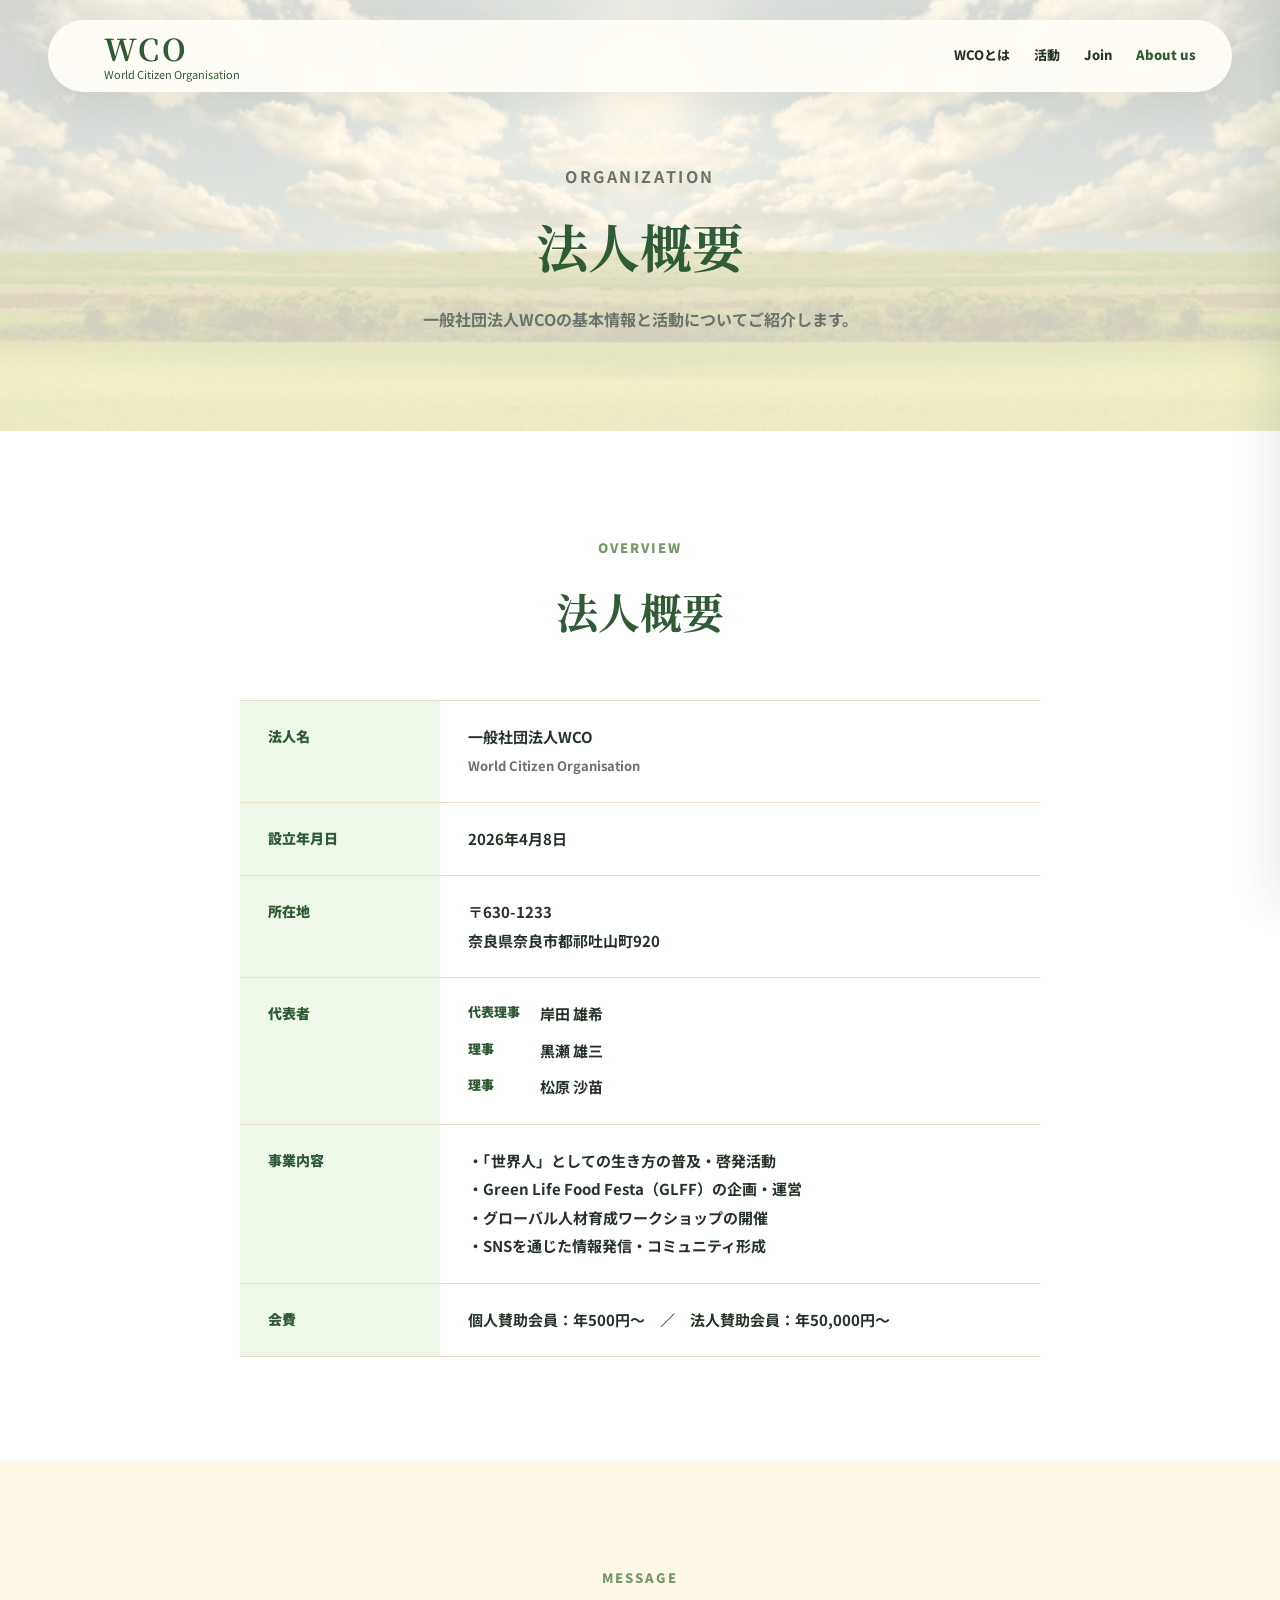
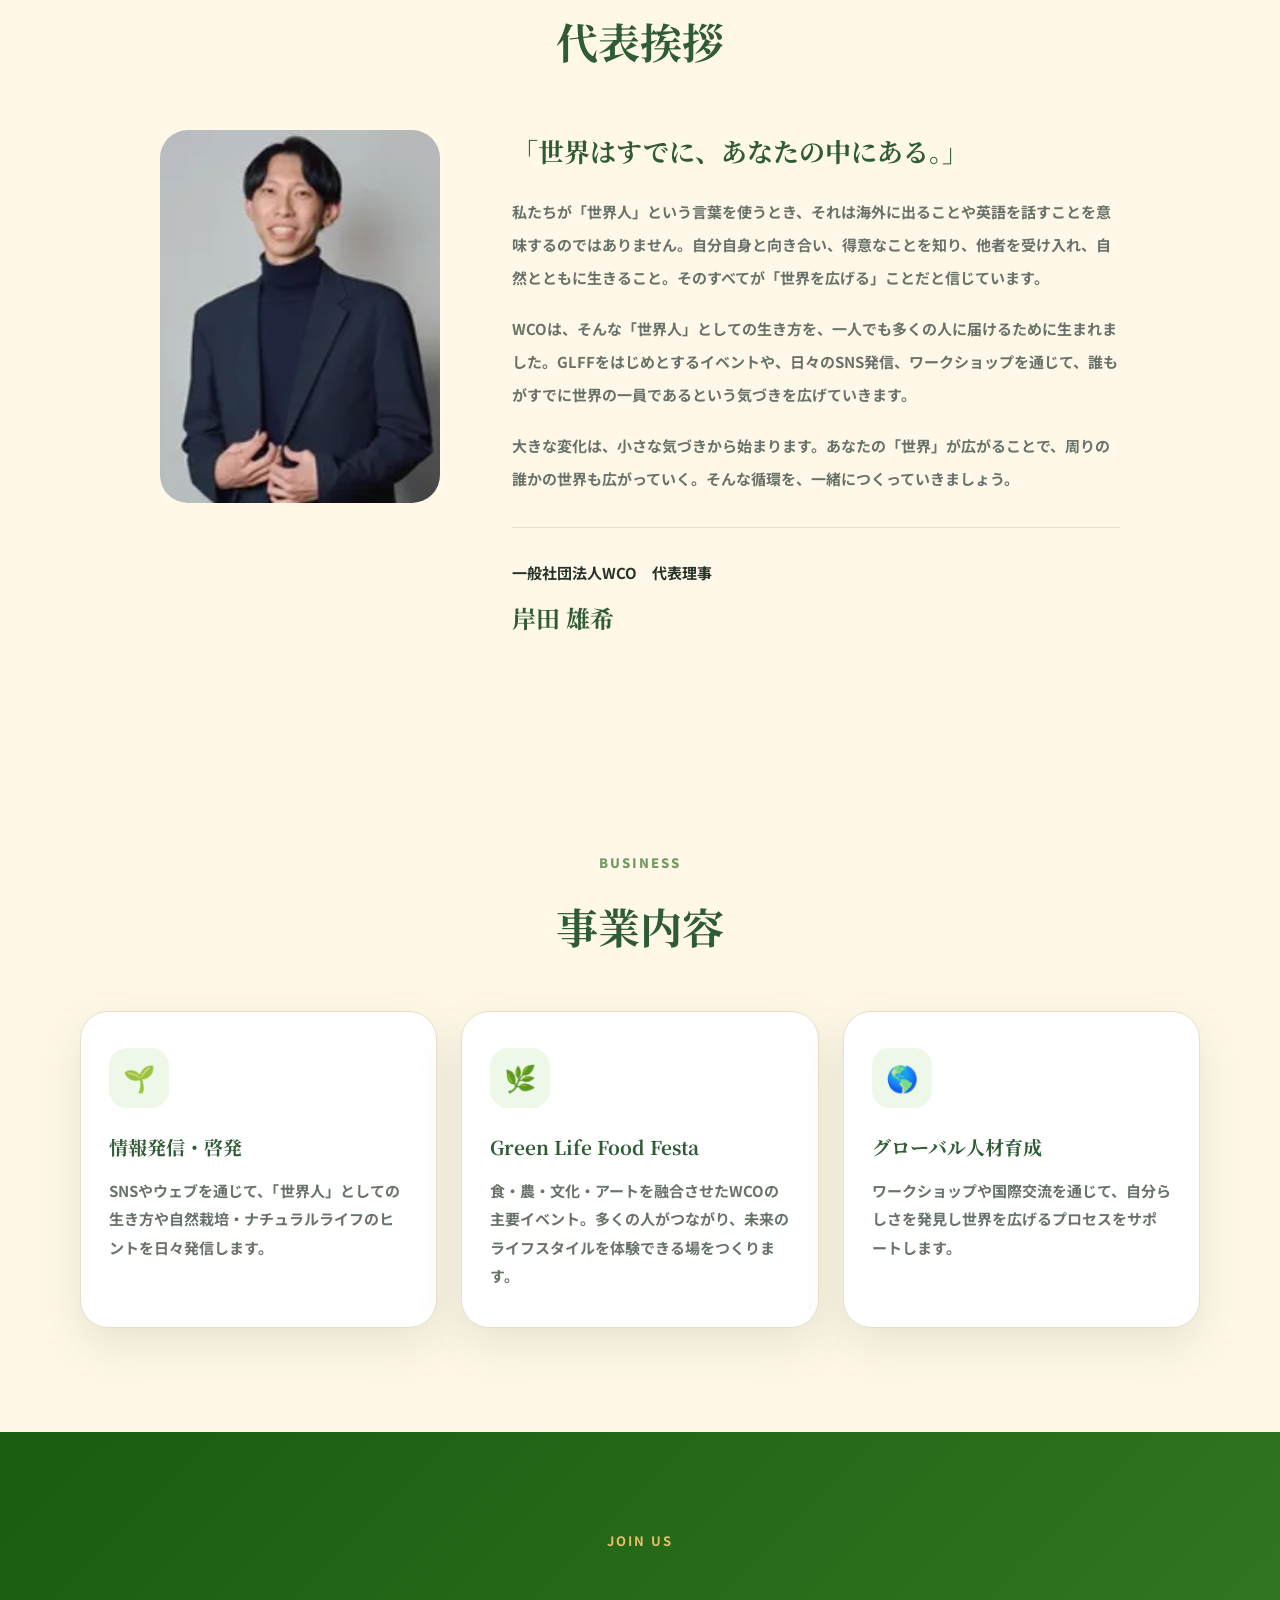
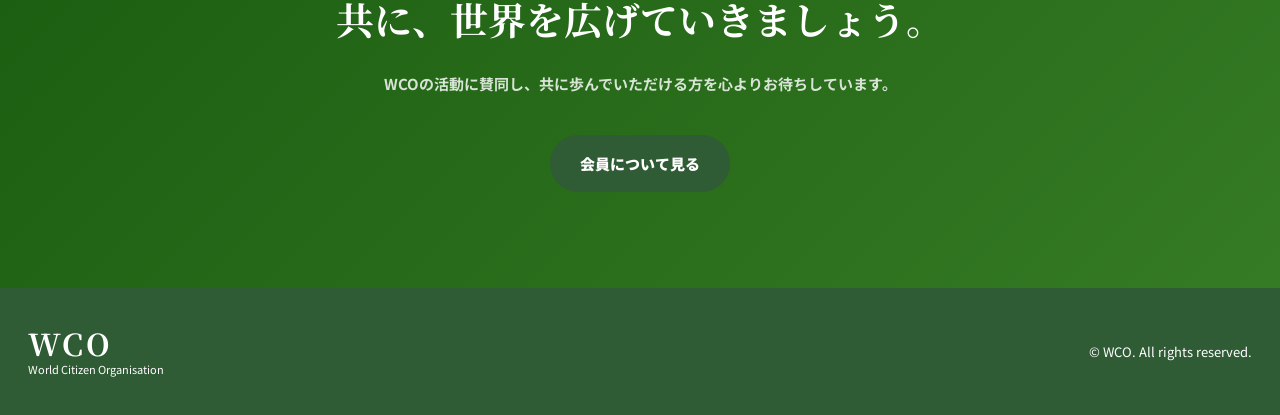
<file: prod/organization.html>
<!DOCTYPE html>
<html lang="ja">
<head>
<meta charset="UTF-8"><meta name="viewport" content="width=device-width,initial-scale=1.0">
<title>About us | 一般社団法人WCO</title>
<link rel="preconnect" href="https://fonts.googleapis.com">
<link rel="preconnect" href="https://fonts.gstatic.com" crossorigin>
<link href="https://fonts.googleapis.com/css2?family=Noto+Sans+JP:wght@400;700;900&family=Noto+Serif+JP:wght@400;700;900&display=swap" rel="stylesheet">
<link rel="stylesheet" href="style.css">
<style>
/* ── Hero ── */
.org-hero{padding:160px 24px 96px;background:var(--cream);text-align:center;position:relative;overflow:hidden;min-height:400px;display:flex;align-items:center;justify-content:center}
.org-hero::before{content:"";position:absolute;inset:0;background:url("assets/natural.jpg") center/cover no-repeat;opacity:.18;z-index:0}
.org-hero-content{position:relative;z-index:1}
.org-hero h1{font-family:"Noto Serif JP","Hiragino Mincho ProN","Yu Mincho",serif;color:var(--green);font-size:52px;line-height:1.45;margin:16px 0 20px}
.org-hero p{font-size:16px;font-weight:700;color:var(--muted);line-height:2;max-width:560px;margin:0 auto}

/* ── 法人概要テーブル ── */
.org-table-wrap{max-width:800px;margin:56px auto 0}
.org-table{width:100%;border-collapse:collapse}
.org-table tr{border-bottom:1px solid var(--line)}
.org-table tr:first-child{border-top:1px solid var(--line)}
.org-table th{width:200px;padding:22px 28px;text-align:left;font-size:14px;font-weight:900;color:var(--green);background:var(--mint);vertical-align:top;white-space:nowrap}
.org-table td{padding:22px 28px;font-size:15px;font-weight:700;color:var(--text);line-height:1.9;vertical-align:top}

/* ── 代表挨拶 ── */
.greeting{background:var(--cream)}
.greeting-inner{display:grid;grid-template-columns:280px 1fr;gap:72px;align-items:start;max-width:960px;margin:56px auto 0}
.greeting-photo{border-radius:28px;overflow:hidden;background:var(--mint);aspect-ratio:3/4;display:flex;align-items:center;justify-content:center;color:var(--green2);font-size:14px;font-weight:700}
.greeting-photo img{width:100%;height:100%;object-fit:cover}
.greeting-body h3{font-family:"Noto Serif JP","Hiragino Mincho ProN","Yu Mincho",serif;font-size:26px;color:var(--green);margin:0 0 24px;line-height:1.6}
.greeting-body p{font-size:15px;font-weight:700;color:var(--muted);line-height:2.2;margin:0 0 18px}
.greeting-sign{margin-top:32px;padding-top:28px;border-top:1px solid var(--line)}
.greeting-sign p{margin:0;font-size:15px;font-weight:700;color:var(--text)}
.greeting-sign b{font-family:"Noto Serif JP","Hiragino Mincho ProN","Yu Mincho",serif;font-size:24px;color:var(--green);display:block;margin-top:6px}

/* ── 事業内容 ── */
.business-grid{display:grid;grid-template-columns:repeat(3,1fr);gap:24px;margin-top:52px}
.business-card{background:#fff;border:1px solid var(--line);border-radius:28px;padding:36px 28px;box-shadow:var(--shadow);transition:transform .3s,box-shadow .3s}
.business-card:hover{transform:translateY(-6px);box-shadow:0 28px 56px rgba(47,91,53,.16)}
.business-icon{width:60px;height:60px;border-radius:18px;background:var(--mint);display:flex;align-items:center;justify-content:center;margin:0 0 20px;font-size:26px}
.business-card h3{font-family:"Noto Serif JP","Hiragino Mincho ProN","Yu Mincho",serif;font-size:19px;color:var(--green);margin:0 0 12px}
.business-card p{font-size:15px;color:var(--muted);font-weight:700;line-height:1.9;margin:0}

/* ── お問い合わせCTA ── */
.org-cta{background:linear-gradient(135deg,#1a5c10 0%,#357a24 100%);color:#fff;padding:96px 24px;text-align:center}
.org-cta h2{color:#fff;font-size:38px;margin:0 0 20px}
.org-cta p{color:rgba(255,255,255,.82);font-weight:700;line-height:2;max-width:560px;margin:0 auto 36px}
.org-cta .btn{margin:0 auto}

/* ── Responsive ── */
@media(max-width:980px){
  .org-hero{padding:120px 20px 72px;min-height:320px}
  .org-hero h1{font-size:36px}
  .org-hero p{font-size:15px}
  .org-table th{width:140px;padding:18px 20px;font-size:13px}
  .org-table td{padding:18px 20px}
  .greeting-inner{grid-template-columns:1fr;gap:40px}
  .greeting-photo{max-width:280px;aspect-ratio:3/4;margin:0 auto}
  .business-grid{grid-template-columns:1fr 1fr}
  .org-cta{padding:64px 20px}
  .org-cta h2{font-size:28px}
}
@media(max-width:620px){
  .business-grid{grid-template-columns:1fr}
  .org-table{display:block}
  .org-table tr{display:block;padding:0}
  .org-table th,.org-table td{display:block;width:100%;padding:12px 16px;white-space:normal}
  .org-table th{background:var(--mint);font-size:13px;padding-bottom:4px;border-bottom:none}
  .org-table td{padding-top:6px}
}
@media(max-width:480px){
  .org-hero h1{font-size:28px}
  .greeting-body h3{font-size:20px}
  .org-cta h2{font-size:22px}
  .org-cta p{font-size:13px}
}
</style>
</head>
<body>

<div id="loader" role="status" aria-label="読み込み中">
  <div class="loader-inner">
    <div class="loader-wco">WCO</div>
    <div class="loader-tagline">World Citizen Organization</div>
    <div class="loader-track"><div class="loader-fill"></div></div>
  </div>
</div>

<header><div class="header-inner"><a class="brand" href="index.html"><b>WCO</b><span>World Citizen Organisation</span></a><nav><a href="index.html#about">WCOとは</a><a href="index.html#actions">活動</a><a href="membership.html">Join</a><a href="organization.html" style="color:var(--green);font-weight:900">About us</a></nav><button class="menu-btn" aria-label="メニューを開く" onclick="toggleMenu()"><span></span><span></span><span></span></button></div></header>

<div class="side-overlay" onclick="toggleMenu()"></div>
<aside class="side-menu">
  <button class="side-close" aria-label="閉じる" onclick="toggleMenu()">✕</button>
  <div class="side-brand"><b>WCO</b><span>World Citizen Organisation</span></div>
  <nav class="side-nav">
    <a href="index.html#about" onclick="toggleMenu()">WCOとは</a>
    <a href="index.html#actions" onclick="toggleMenu()">活動</a>
    <a href="membership.html" onclick="toggleMenu()">Join</a>
    <a href="organization.html" class="side-active" onclick="toggleMenu()">About us</a>
    <a href="membership.html" class="side-join-btn">Join us →</a>
  </nav>
</aside>

<main>

<!-- Hero -->
<section class="org-hero">
  <div class="org-hero-content">
    <p class="label center fade-up">ORGANIZATION</p>
    <h1 class="fade-up" data-delay="1">法人概要</h1>
    <p class="fade-up" data-delay="2">一般社団法人WCOの基本情報と活動についてご紹介します。</p>
  </div>
</section>

<!-- 法人概要 -->
<section class="section" style="background:#fff">
  <div class="container">
    <p class="label center fade-up">OVERVIEW</p>
    <h2 class="center-title fade-up" data-delay="1">法人概要</h2>
    <div class="org-table-wrap fade-up" data-delay="2">
      <table class="org-table">
        <tr>
          <th>法人名</th>
          <td>一般社団法人WCO<br><span style="font-size:13px;color:var(--muted)">World Citizen Organisation</span></td>
        </tr>
        <tr>
          <th>設立年月日</th>
          <td>2026年4月8日</td>
        </tr>
        <tr>
          <th>所在地</th>
          <td>〒630-1233<br>奈良県奈良市都祁吐山町920</td>
        </tr>
        <tr>
          <th>代表者</th>
          <td>
            <table style="border:none;border-collapse:collapse">
              <tr style="border:none"><td style="border:none;padding:0 20px 4px 0;white-space:nowrap;color:var(--green);font-weight:900;font-size:13px">代表理事</td><td style="border:none;padding:0 0 4px">岸田 雄希</td></tr>
              <tr style="border:none"><td style="border:none;padding:4px 20px 4px 0;white-space:nowrap;color:var(--green);font-weight:900;font-size:13px">理事</td><td style="border:none;padding:4px 0">黒瀬 雄三</td></tr>
              <tr style="border:none"><td style="border:none;padding:4px 20px 0 0;white-space:nowrap;color:var(--green);font-weight:900;font-size:13px">理事</td><td style="border:none;padding:4px 0 0">松原 沙苗</td></tr>
            </table>
          </td>
        </tr>
        <tr>
          <th>事業内容</th>
          <td>
            ・「世界人」としての生き方の普及・啓発活動<br>
            ・Green Life Food Festa（GLFF）の企画・運営<br>
            ・グローバル人材育成ワークショップの開催<br>
            ・SNSを通じた情報発信・コミュニティ形成
          </td>
        </tr>
        <tr>
          <th>会費</th>
          <td>個人賛助会員：年500円〜　／　法人賛助会員：年50,000円〜</td>
        </tr>
      </table>
    </div>
  </div>
</section>

<!-- 代表挨拶 -->
<section class="section greeting">
  <div class="container">
    <p class="label center fade-up">MESSAGE</p>
    <h2 class="center-title fade-up" data-delay="1">代表挨拶</h2>
    <div class="greeting-inner">
      <div class="greeting-photo fade-up" data-delay="1">
        <img src="assets/kishida.webp" alt="代表理事 岸田雄希">
      </div>
      <div class="greeting-body fade-up" data-delay="2">
        <h3>「世界はすでに、あなたの中にある。」</h3>
        <p>私たちが「世界人」という言葉を使うとき、それは海外に出ることや英語を話すことを意味するのではありません。自分自身と向き合い、得意なことを知り、他者を受け入れ、自然とともに生きること。そのすべてが「世界を広げる」ことだと信じています。</p>
        <p>WCOは、そんな「世界人」としての生き方を、一人でも多くの人に届けるために生まれました。GLFFをはじめとするイベントや、日々のSNS発信、ワークショップを通じて、誰もがすでに世界の一員であるという気づきを広げていきます。</p>
        <p>大きな変化は、小さな気づきから始まります。あなたの「世界」が広がることで、周りの誰かの世界も広がっていく。そんな循環を、一緒につくっていきましょう。</p>
        <div class="greeting-sign">
          <p>一般社団法人WCO　代表理事</p>
          <b>岸田 雄希</b>
        </div>
      </div>
    </div>
  </div>
</section>

<!-- 事業内容 -->
<section class="section" style="background:var(--cream)">
  <div class="container">
    <p class="label center fade-up">BUSINESS</p>
    <h2 class="center-title fade-up" data-delay="1">事業内容</h2>
    <div class="business-grid">
      <div class="business-card fade-up" data-delay="1">
        <div class="business-icon">🌱</div>
        <h3>情報発信・啓発</h3>
        <p>SNSやウェブを通じて、「世界人」としての生き方や自然栽培・ナチュラルライフのヒントを日々発信します。</p>
      </div>
      <div class="business-card fade-up" data-delay="2">
        <div class="business-icon">🌿</div>
        <h3>Green Life Food Festa</h3>
        <p>食・農・文化・アートを融合させたWCOの主要イベント。多くの人がつながり、未来のライフスタイルを体験できる場をつくります。</p>
      </div>
      <div class="business-card fade-up" data-delay="3">
        <div class="business-icon">🌎</div>
        <h3>グローバル人材育成</h3>
        <p>ワークショップや国際交流を通じて、自分らしさを発見し世界を広げるプロセスをサポートします。</p>
      </div>
    </div>
  </div>
</section>

<!-- CTA -->
<section class="org-cta">
  <div class="container narrow">
    <p class="label center fade-up" style="color:#e6c06a">JOIN US</p>
    <h2 class="fade-up" data-delay="1">共に、世界を広げていきましょう。</h2>
    <p class="fade-up" data-delay="2">WCOの活動に賛同し、共に歩んでいただける方を心よりお待ちしています。</p>
    <a href="membership.html" class="btn primary fade-up" data-delay="3" style="display:inline-flex;margin:0 auto">会員について見る</a>
  </div>
</section>

</main>
<footer><div class="brand"><b>WCO</b><span>World Citizen Organisation</span></div><p>© WCO. All rights reserved.</p></footer>

<script>
function toggleMenu(){
  const menu=document.querySelector('.side-menu');
  const overlay=document.querySelector('.side-overlay');
  const isOpen=menu.classList.toggle('open');
  overlay.classList.toggle('open',isOpen);
  document.body.style.overflow=isOpen?'hidden':'';
}

// Page loader
(function(){
  var MIN_MS=2000;
  var start=Date.now();
  function hideLoader(){
    var elapsed=Date.now()-start;
    var wait=Math.max(0,MIN_MS-elapsed);
    setTimeout(function(){
      var el=document.getElementById('loader');
      if(el) el.classList.add('done');
    },wait);
  }
  if(document.readyState==='complete'){
    hideLoader();
  } else {
    window.addEventListener('load',hideLoader);
  }
})();

// Scroll fade-in
const fadeObserver=new IntersectionObserver((entries)=>{
  entries.forEach(e=>{
    if(e.isIntersecting){
      e.target.classList.add('visible');
      fadeObserver.unobserve(e.target);
    }
  });
},{threshold:0.1,rootMargin:'0px 0px -40px 0px'});
document.querySelectorAll('.fade-up').forEach(el=>fadeObserver.observe(el));
</script>
</body></html>
</file>
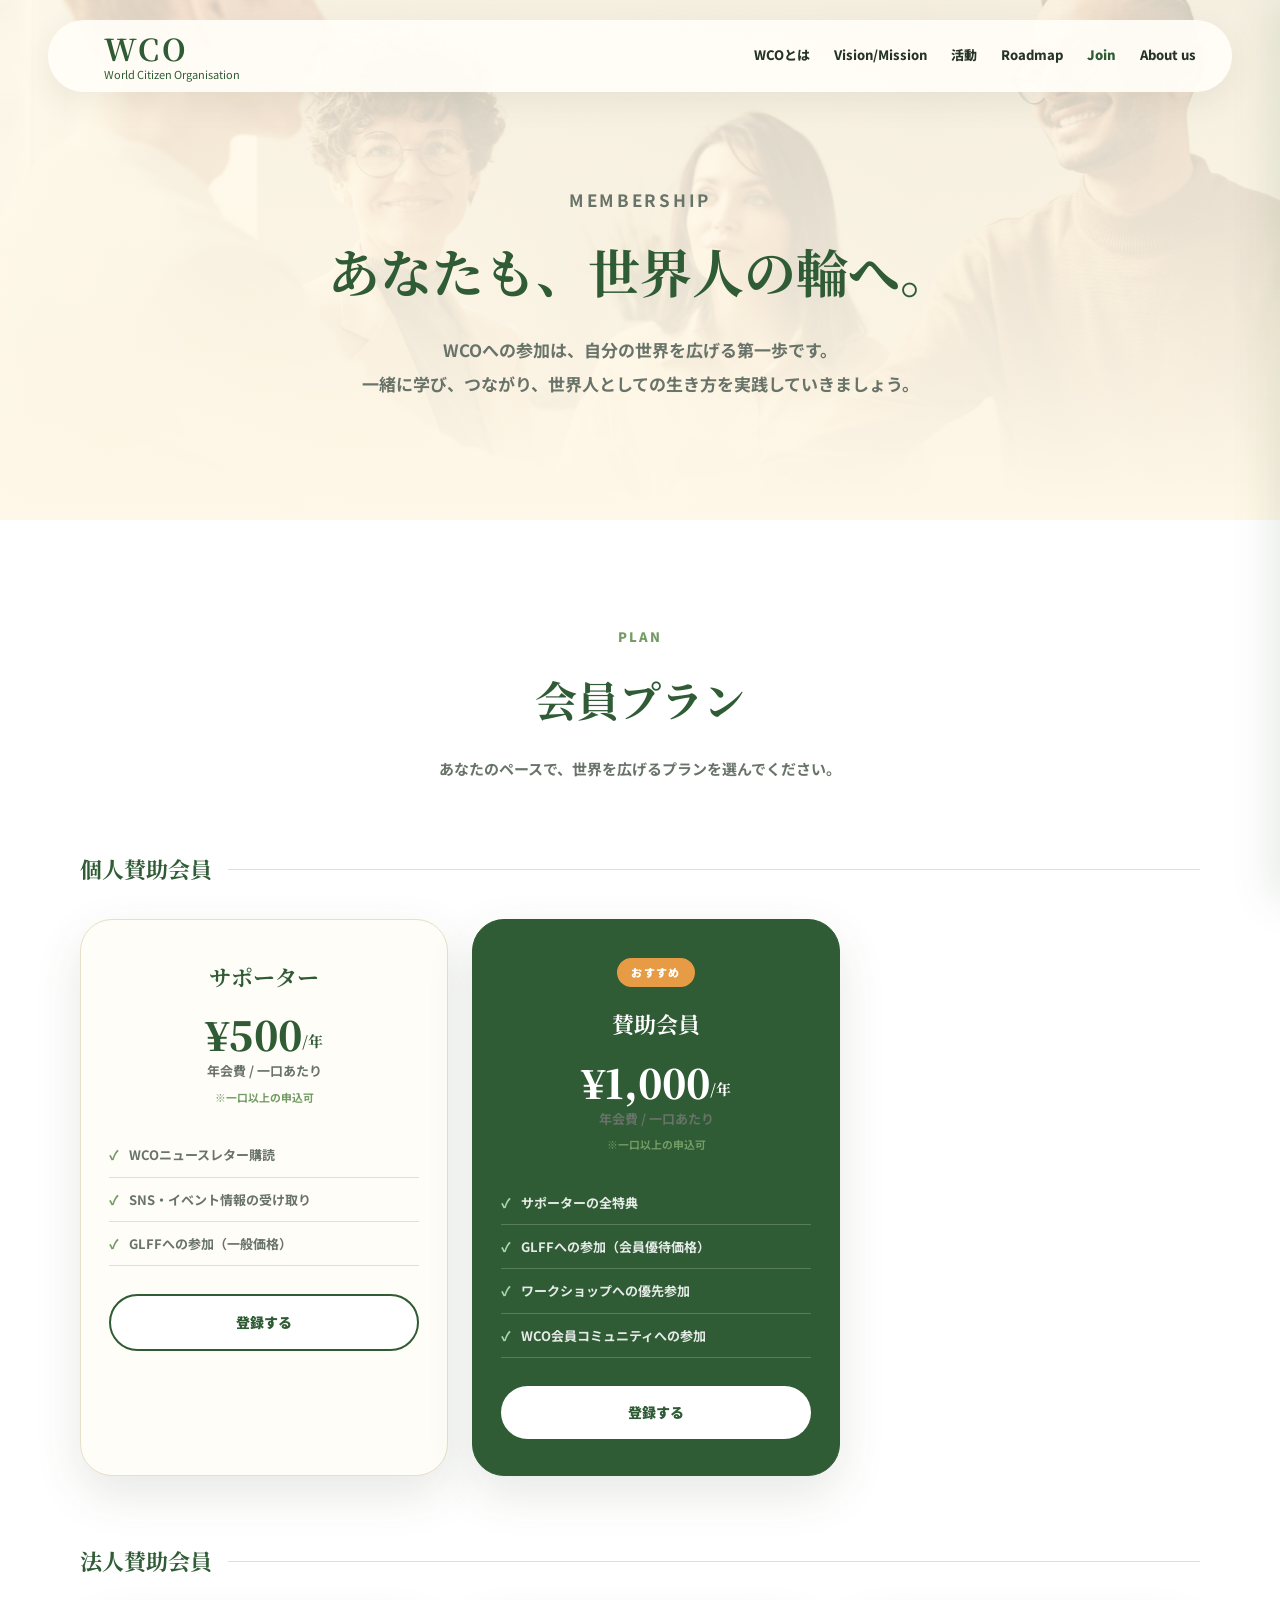
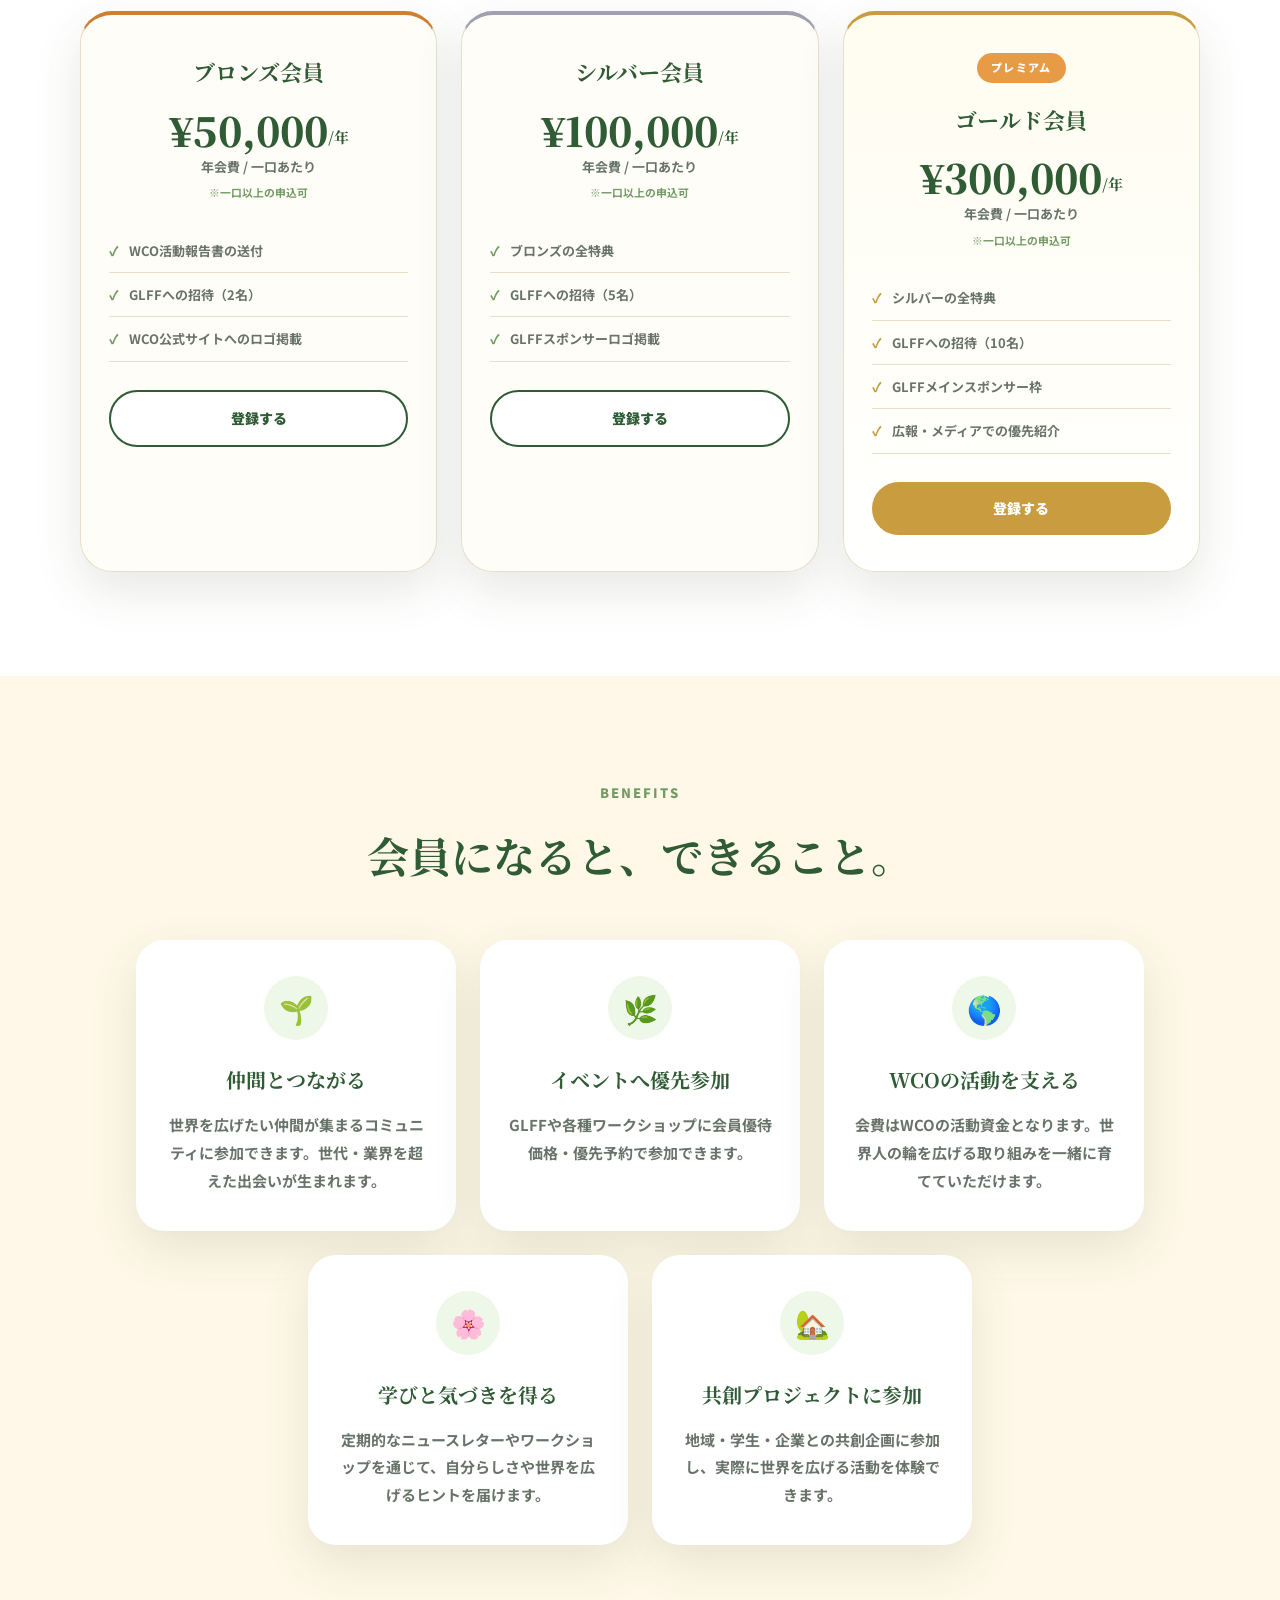
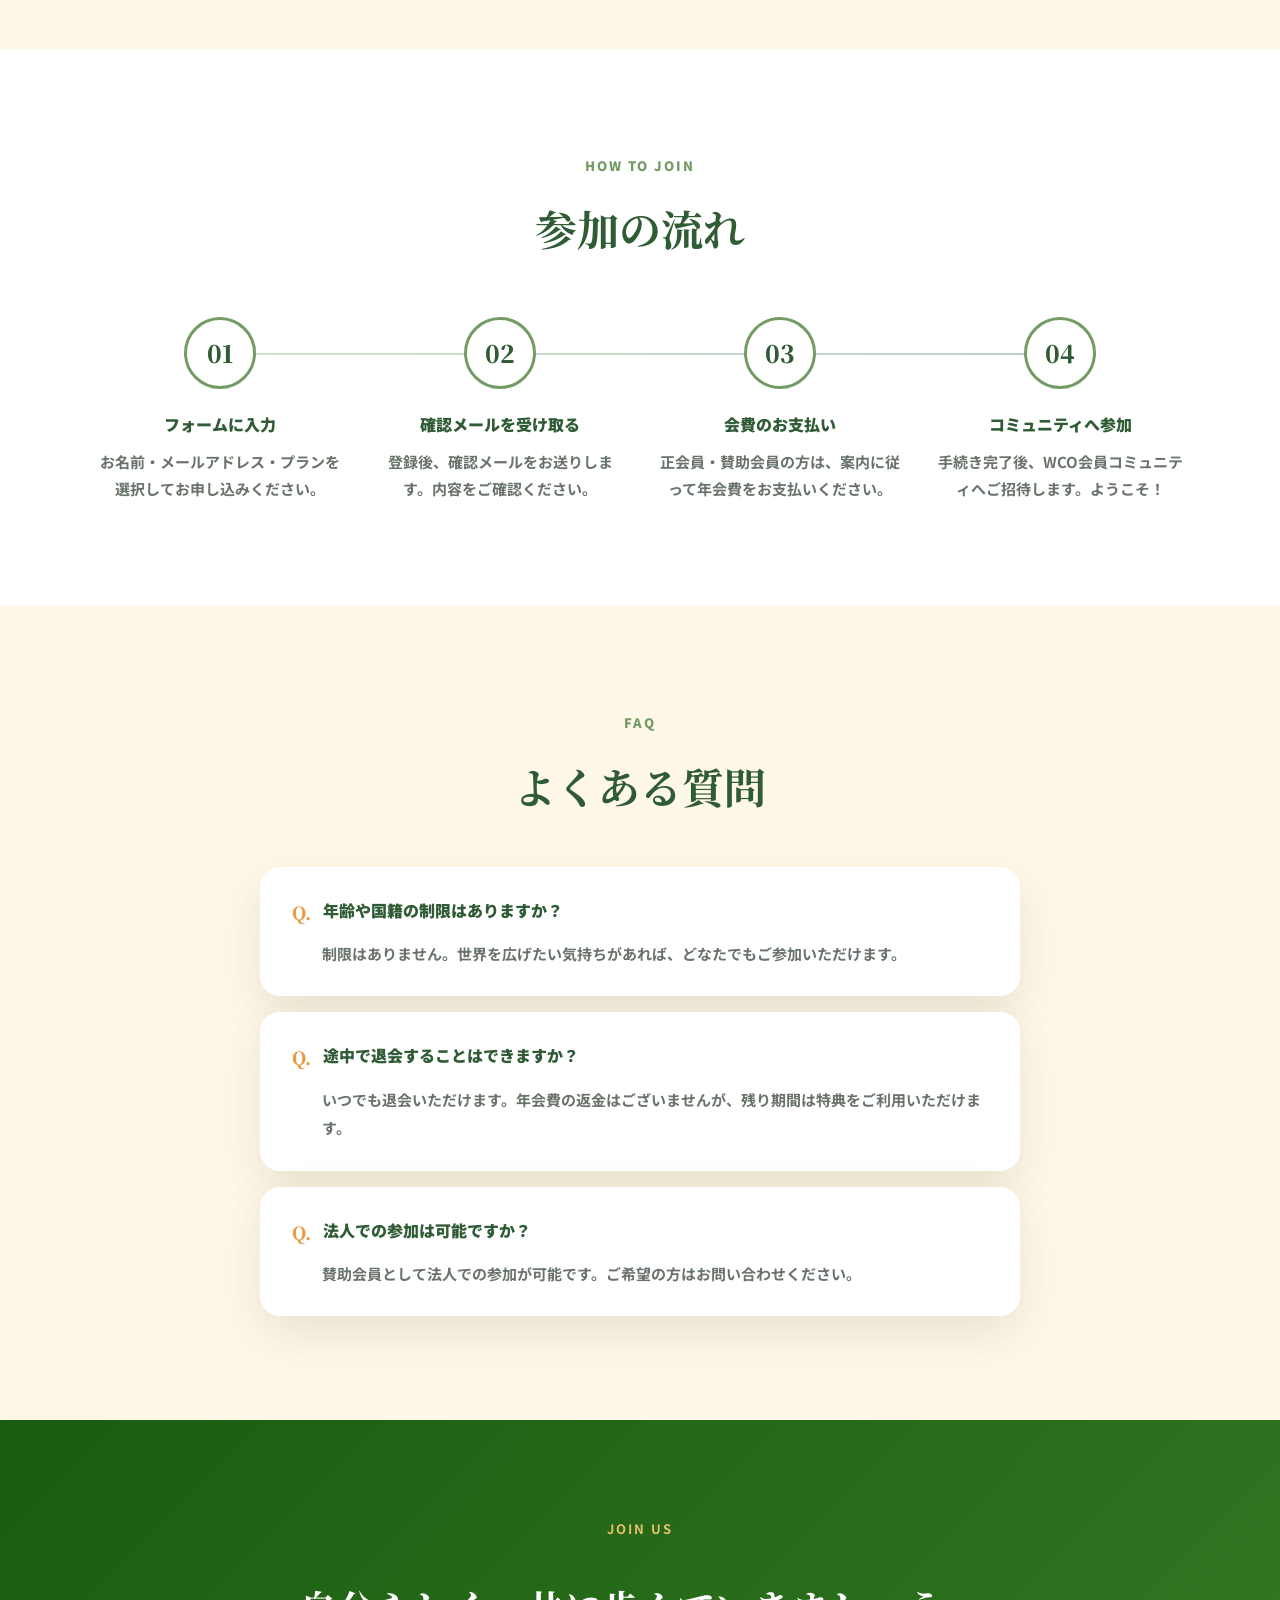
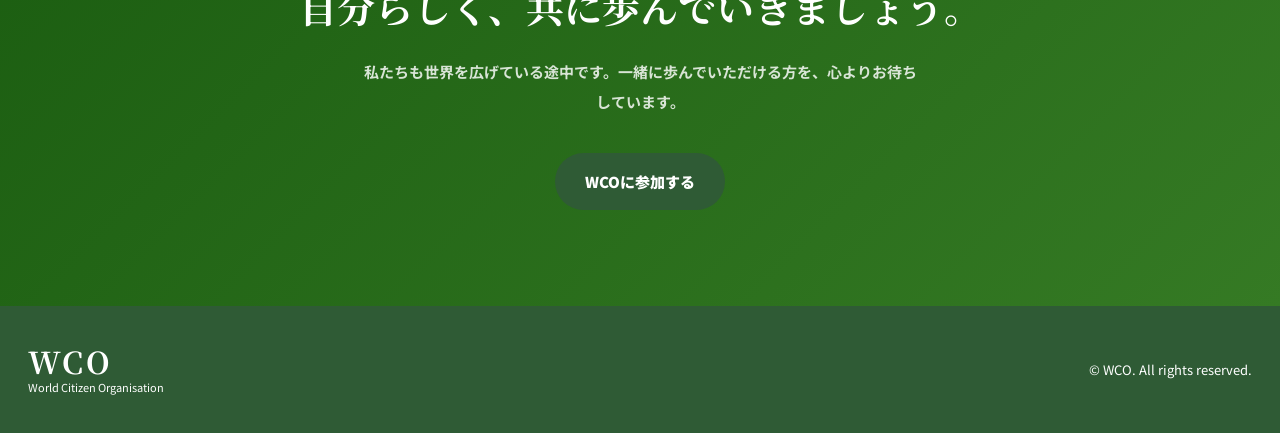
<file: wco_roadmap_5phase_2126_compact/membership.html>
<!DOCTYPE html>
<html lang="ja">
<head>
<meta charset="UTF-8"><meta name="viewport" content="width=device-width,initial-scale=1.0">
<title>会員について | 一般社団法人WCO</title>
<link rel="preconnect" href="https://fonts.googleapis.com">
<link rel="preconnect" href="https://fonts.gstatic.com" crossorigin>
<link href="https://fonts.googleapis.com/css2?family=Noto+Sans+JP:wght@400;700;900&family=Noto+Serif+JP:wght@400;700;900&display=swap" rel="stylesheet">
<link rel="stylesheet" href="style.css">
<style>
.membership-hero{padding:160px 24px 96px;background:var(--cream);text-align:center;position:relative;overflow:hidden;min-height:520px;display:flex;align-items:center;justify-content:center}
.membership-hero-bg{position:absolute;inset:0;background:url("assets/membership-hero.jpg") center/cover no-repeat;z-index:0}
.membership-hero-bg::after{content:"";position:absolute;inset:0;background:linear-gradient(180deg,rgba(255,248,232,.82) 0%,rgba(255,248,232,.92) 60%,rgba(255,248,232,1) 100%)}
.membership-hero-content{position:relative;z-index:1}
.membership-hero .eyebrow{margin-bottom:16px}
.membership-hero h1{font-family:"Noto Serif JP","Hiragino Mincho ProN","Yu Mincho",serif;color:var(--green);font-size:52px;line-height:1.45;margin:0 0 24px}
.membership-hero p{font-size:17px;font-weight:700;color:var(--muted);line-height:2;max-width:640px;margin:0 auto}
@media(max-width:980px){.membership-hero h1{font-size:34px}}

.plans{background:#fff}
.plan-category{margin-top:64px}
.plan-category-label{display:flex;align-items:center;gap:16px;margin-bottom:28px}
.plan-category-label h3{font-family:"Noto Serif JP","Hiragino Mincho ProN","Yu Mincho",serif;font-size:22px;color:var(--green);margin:0}
.plan-category-label::after{content:"";flex:1;height:1px;background:var(--line)}
.plan-grid-2{display:grid;grid-template-columns:repeat(2,1fr);gap:24px;max-width:760px}
.plan-grid-3{display:grid;grid-template-columns:repeat(3,1fr);gap:24px}
.plan-card{background:var(--paper);border:1px solid var(--line);border-radius:32px;padding:36px 28px;text-align:center;box-shadow:var(--shadow);position:relative;transition:transform .3s,box-shadow .3s}
.plan-card:hover{transform:translateY(-6px);box-shadow:0 24px 56px rgba(47,91,53,.16)}
.plan-card.featured{background:var(--green);color:#fff;border-color:var(--green)}
.plan-card.featured .plan-price,.plan-card.featured h3{color:#fff}
.plan-card.featured .plan-feature{color:rgba(255,255,255,.88);border-color:rgba(255,255,255,.2)}
.plan-card.bronze{border-top:4px solid #cd7f32}
.plan-card.silver{border-top:4px solid #a0a0b0}
.plan-card.gold{border-top:4px solid #c89c3f;background:linear-gradient(180deg,#fffdf0,#fff)}
.plan-badge{display:inline-block;background:var(--orange);color:#fff;font-size:11px;font-weight:900;letter-spacing:.12em;padding:4px 14px;border-radius:999px;margin-bottom:16px}
.plan-card h3{font-family:"Noto Serif JP","Hiragino Mincho ProN","Yu Mincho",serif;font-size:22px;color:var(--green);margin:0 0 12px}
.plan-price{font-family:"Noto Serif JP","Hiragino Mincho ProN","Yu Mincho",serif;font-size:40px;font-weight:900;color:var(--green);line-height:1;margin:16px 0 4px}
.plan-price span{font-size:15px;font-weight:700;vertical-align:middle}
.plan-period{font-size:13px;color:var(--muted);font-weight:700;margin-bottom:24px}
.plan-features{list-style:none;padding:0;margin:0 0 28px;text-align:left}
.plan-feature{font-size:13px;font-weight:700;color:var(--muted);padding:9px 0;border-bottom:1px solid var(--line);display:flex;align-items:center;gap:10px}
.plan-feature::before{content:"✓";color:var(--green2);font-weight:900;flex-shrink:0}
.plan-card.featured .plan-feature::before{color:#a8d8a8}
.plan-card.gold .plan-feature::before{color:#c89c3f}
.plan-btn{display:inline-flex;align-items:center;justify-content:center;width:100%;border-radius:999px;padding:13px;font-weight:900;font-size:14px;transition:opacity .2s}
.plan-btn.dark{background:var(--green);color:#fff}
.plan-btn.light{background:#fff;color:var(--green);border:2px solid var(--green)}
.plan-btn.white{background:#fff;color:var(--green)}
.plan-btn.gold-btn{background:#c89c3f;color:#fff}

.benefits{background:var(--cream)}
.benefit-grid{display:flex;flex-wrap:wrap;justify-content:center;gap:24px;margin-top:52px}
.benefit-item{flex:0 0 calc(33.33% - 16px);min-width:220px;max-width:320px}
.benefit-item{background:#fff;border-radius:28px;padding:36px 28px;text-align:center;box-shadow:var(--shadow)}
.benefit-icon{width:64px;height:64px;border-radius:50%;background:var(--mint);display:flex;align-items:center;justify-content:center;margin:0 auto 20px;font-size:28px}
.benefit-item h3{font-family:"Noto Serif JP","Hiragino Mincho ProN","Yu Mincho",serif;font-size:20px;color:var(--green);margin:0 0 12px}
.benefit-item p{font-size:15px;color:var(--muted);font-weight:700;line-height:1.85;margin:0}

.flow{background:#fff}
.flow-steps{display:grid;grid-template-columns:repeat(4,1fr);gap:0;margin-top:56px;position:relative}
.flow-steps::before{content:"";position:absolute;top:36px;left:12.5%;right:12.5%;height:2px;background:linear-gradient(90deg,var(--green2),var(--green));opacity:.3}
.flow-step{text-align:center;padding:0 16px}
.flow-num{width:72px;height:72px;border-radius:50%;background:var(--mint);border:3px solid var(--green2);display:flex;align-items:center;justify-content:center;margin:0 auto 20px;font-family:"Noto Serif JP","Hiragino Mincho ProN","Yu Mincho",serif;font-size:24px;font-weight:900;color:var(--green);position:relative;z-index:1;background:#fff}
.flow-step h3{font-size:16px;color:var(--green);font-weight:900;margin:0 0 8px}
.flow-step p{font-size:15px;color:var(--muted);font-weight:700;line-height:1.8;margin:0}

.faq{background:var(--cream)}
.faq-list{max-width:760px;margin:48px auto 0;display:flex;flex-direction:column;gap:16px}
.faq-item{background:#fff;border-radius:20px;padding:28px 32px;box-shadow:var(--shadow)}
.faq-q{font-weight:900;color:var(--green);font-size:16px;margin:0 0 10px;display:flex;gap:12px}
.faq-q::before{content:"Q.";color:var(--orange);font-family:"Noto Serif JP","Hiragino Mincho ProN","Yu Mincho",serif;font-size:18px;flex-shrink:0}
.faq-a{font-size:15px;color:var(--muted);font-weight:700;line-height:1.9;margin:0;padding-left:30px}

.join-cta{background:linear-gradient(135deg,#1a5c10 0%,#357a24 100%);color:#fff;padding:96px 24px;text-align:center}
.join-cta h2{color:#fff;font-size:38px;margin:0 0 20px}
.join-cta p{color:rgba(255,255,255,.82);font-weight:700;line-height:2;max-width:560px;margin:0 auto 36px}

@media(max-width:980px){
  .membership-hero{padding:120px 20px 72px;min-height:400px}
  .membership-hero h1{font-size:34px}
  .membership-hero p{font-size:15px}
  .plan-grid-2,.plan-grid-3{grid-template-columns:1fr}
  .benefit-item{flex:0 0 calc(50% - 12px)}
  .flow-steps{grid-template-columns:1fr 1fr;gap:32px}
  .flow-steps::before{display:none}
  .join-cta{padding:64px 20px}
  .join-cta h2{font-size:26px}
  .plan-category{margin-top:40px}
}
@media(max-width:620px){
  .flow-steps{grid-template-columns:1fr;gap:24px}
  .benefit-item{flex:0 0 100%}
  .plan-card{padding:26px 20px}
  .plan-price{font-size:32px}
}
@media(max-width:480px){
  .membership-hero{padding:100px 16px 56px}
  .membership-hero h1{font-size:26px;line-height:1.4}
  .membership-hero p{font-size:14px}
  .plan-price{font-size:28px}
  .plan-card h3{font-size:18px}
  .plan-card{padding:22px 16px}
  .flow-num{width:56px;height:56px;font-size:18px}
  .flow-step h3{font-size:14px}
  .join-cta h2{font-size:22px}
  .join-cta p{font-size:13px}
  .faq-item{padding:20px 18px}
  .faq-q{font-size:14px}
  .faq-a{font-size:13px}
  .benefit-item{padding:24px 18px}
  .benefit-item h3{font-size:17px}
}
</style>
</head>
<body>
<header><div class="header-inner"><a class="brand" href="index.html"><b>WCO</b><span>World Citizen Organisation</span></a><nav><a href="index.html#about">WCOとは</a><a href="index.html#mvv">Vision/Mission</a><a href="index.html#actions">活動</a><a href="index.html#road100">Roadmap</a><a href="membership.html" style="color:var(--green);font-weight:900">Join</a><a href="organization.html">About us</a></nav><button class="menu-btn" aria-label="メニューを開く" onclick="toggleMenu()"><span></span><span></span><span></span></button></div></header>
<div class="side-overlay" onclick="toggleMenu()"></div>
<aside class="side-menu">
  <button class="side-close" aria-label="閉じる" onclick="toggleMenu()">✕</button>
  <div class="side-brand"><b>WCO</b><span>World Citizen Organisation</span></div>
  <nav class="side-nav">
    <a href="index.html#about">WCOとは</a>
    <a href="index.html#mvv">Vision / Mission</a>
    <a href="index.html#actions">活動</a>
    <a href="index.html#road100">Roadmap</a>
    <a href="membership.html" class="side-active">会員について</a>
    <a href="organization.html">About us</a>
    <a href="membership.html" class="side-join-btn">Join us →</a>
  </nav>
</aside>

<main>

<section class="membership-hero">
  <div class="membership-hero-bg"></div>
  <div class="membership-hero-content">
    <p class="eyebrow">MEMBERSHIP</p>
    <h1>あなたも、世界人の輪へ。</h1>
    <p>WCOへの参加は、自分の世界を広げる第一歩です。<br>一緒に学び、つながり、世界人としての生き方を実践していきましょう。</p>
  </div>
</section>

<section class="section plans">
  <div class="container">
    <p class="label center">PLAN</p>
    <h2 class="center-title">会員プラン</h2>
    <p class="center-lead">あなたのペースで、世界を広げるプランを選んでください。</p>
    <!-- 個人賛助会員 -->
    <div class="plan-category">
      <div class="plan-category-label"><h3>個人賛助会員</h3></div>
      <div class="plan-grid-2">
        <div class="plan-card">
          <h3>サポーター</h3>
          <div class="plan-price">¥500<span>/年</span></div>
          <p class="plan-period">年会費 / 一口あたり<br><small style="color:var(--green2)">※一口以上の申込可</small></p>
          <ul class="plan-features">
            <li class="plan-feature">WCOニュースレター購読</li>
            <li class="plan-feature">SNS・イベント情報の受け取り</li>
            <li class="plan-feature">GLFFへの参加（一般価格）</li>
          </ul>
          <a href="#apply" class="plan-btn light">登録する</a>
        </div>
        <div class="plan-card featured">
          <div class="plan-badge">おすすめ</div>
          <h3>賛助会員</h3>
          <div class="plan-price">¥1,000<span>/年</span></div>
          <p class="plan-period">年会費 / 一口あたり<br><small style="color:var(--green2)">※一口以上の申込可</small></p>
          <ul class="plan-features">
            <li class="plan-feature">サポーターの全特典</li>
            <li class="plan-feature">GLFFへの参加（会員優待価格）</li>
            <li class="plan-feature">ワークショップへの優先参加</li>
            <li class="plan-feature">WCO会員コミュニティへの参加</li>
          </ul>
          <a href="#apply" class="plan-btn white">登録する</a>
        </div>
      </div>
    </div>

    <!-- 法人賛助会員 -->
    <div class="plan-category">
      <div class="plan-category-label"><h3>法人賛助会員</h3></div>
      <div class="plan-grid-3">
        <div class="plan-card bronze">
          <h3>ブロンズ会員</h3>
          <div class="plan-price">¥50,000<span>/年</span></div>
          <p class="plan-period">年会費 / 一口あたり<br><small style="color:var(--green2)">※一口以上の申込可</small></p>
          <ul class="plan-features">
            <li class="plan-feature">WCO活動報告書の送付</li>
            <li class="plan-feature">GLFFへの招待（2名）</li>
            <li class="plan-feature">WCO公式サイトへのロゴ掲載</li>
          </ul>
          <a href="#apply" class="plan-btn light">登録する</a>
        </div>
        <div class="plan-card silver">
          <h3>シルバー会員</h3>
          <div class="plan-price">¥100,000<span>/年</span></div>
          <p class="plan-period">年会費 / 一口あたり<br><small style="color:var(--green2)">※一口以上の申込可</small></p>
          <ul class="plan-features">
            <li class="plan-feature">ブロンズの全特典</li>
            <li class="plan-feature">GLFFへの招待（5名）</li>
            <li class="plan-feature">GLFFスポンサーロゴ掲載</li>
          </ul>
          <a href="#apply" class="plan-btn light">登録する</a>
        </div>
        <div class="plan-card gold">
          <div class="plan-badge">プレミアム</div>
          <h3>ゴールド会員</h3>
          <div class="plan-price">¥300,000<span>/年</span></div>
          <p class="plan-period">年会費 / 一口あたり<br><small style="color:var(--green2)">※一口以上の申込可</small></p>
          <ul class="plan-features">
            <li class="plan-feature">シルバーの全特典</li>
            <li class="plan-feature">GLFFへの招待（10名）</li>
            <li class="plan-feature">GLFFメインスポンサー枠</li>
            <li class="plan-feature">広報・メディアでの優先紹介</li>
          </ul>
          <a href="#apply" class="plan-btn gold-btn">登録する</a>
        </div>
      </div>
    </div>
  </div>
</section>

<section class="section benefits">
  <div class="container">
    <p class="label center">BENEFITS</p>
    <h2 class="center-title">会員になると、できること。</h2>
    <div class="benefit-grid">
      <div class="benefit-item">
        <div class="benefit-icon">🌱</div>
        <h3>仲間とつながる</h3>
        <p>世界を広げたい仲間が集まるコミュニティに参加できます。世代・業界を超えた出会いが生まれます。</p>
      </div>
      <div class="benefit-item">
        <div class="benefit-icon">🌿</div>
        <h3>イベントへ優先参加</h3>
        <p>GLFFや各種ワークショップに会員優待価格・優先予約で参加できます。</p>
      </div>
      <div class="benefit-item">
        <div class="benefit-icon">🌎</div>
        <h3>WCOの活動を支える</h3>
        <p>会費はWCOの活動資金となります。世界人の輪を広げる取り組みを一緒に育てていただけます。</p>
      </div>
      <div class="benefit-item">
        <div class="benefit-icon">🌸</div>
        <h3>学びと気づきを得る</h3>
        <p>定期的なニュースレターやワークショップを通じて、自分らしさや世界を広げるヒントを届けます。</p>
      </div>
      <div class="benefit-item">
        <div class="benefit-icon">🏡</div>
        <h3>共創プロジェクトに参加</h3>
        <p>地域・学生・企業との共創企画に参加し、実際に世界を広げる活動を体験できます。</p>
      </div>
    </div>
  </div>
</section>

<section class="section flow">
  <div class="container">
    <p class="label center">HOW TO JOIN</p>
    <h2 class="center-title">参加の流れ</h2>
    <div class="flow-steps">
      <div class="flow-step">
        <div class="flow-num">01</div>
        <h3>フォームに入力</h3>
        <p>お名前・メールアドレス・プランを選択してお申し込みください。</p>
      </div>
      <div class="flow-step">
        <div class="flow-num">02</div>
        <h3>確認メールを受け取る</h3>
        <p>登録後、確認メールをお送りします。内容をご確認ください。</p>
      </div>
      <div class="flow-step">
        <div class="flow-num">03</div>
        <h3>会費のお支払い</h3>
        <p>正会員・賛助会員の方は、案内に従って年会費をお支払いください。</p>
      </div>
      <div class="flow-step">
        <div class="flow-num">04</div>
        <h3>コミュニティへ参加</h3>
        <p>手続き完了後、WCO会員コミュニティへご招待します。ようこそ！</p>
      </div>
    </div>
  </div>
</section>

<section class="section faq" id="apply">
  <div class="container">
    <p class="label center">FAQ</p>
    <h2 class="center-title">よくある質問</h2>
    <div class="faq-list">
      <div class="faq-item">
        <p class="faq-q">年齢や国籍の制限はありますか？</p>
        <p class="faq-a">制限はありません。世界を広げたい気持ちがあれば、どなたでもご参加いただけます。</p>
      </div>
      <div class="faq-item">
        <p class="faq-q">途中で退会することはできますか？</p>
        <p class="faq-a">いつでも退会いただけます。年会費の返金はございませんが、残り期間は特典をご利用いただけます。</p>
      </div>
      <div class="faq-item">
        <p class="faq-q">法人での参加は可能ですか？</p>
        <p class="faq-a">賛助会員として法人での参加が可能です。ご希望の方はお問い合わせください。</p>
      </div>
    </div>
  </div>
</section>

<section class="join-cta">
  <div class="container narrow">
    <p class="label center" style="color:#e6c06a">JOIN US</p>
    <h2>自分らしく、共に歩んでいきましょう。</h2>
    <p>私たちも世界を広げている途中です。一緒に歩んでいただける方を、心よりお待ちしています。</p>
    <a href="#" class="btn primary" style="margin:0 auto">WCOに参加する</a>
  </div>
</section>

</main>
<footer><div class="brand"><b>WCO</b><span>World Citizen Organisation</span></div><p>© WCO. All rights reserved.</p></footer>
<script>
function toggleMenu(){
  const menu=document.querySelector('.side-menu');
  const overlay=document.querySelector('.side-overlay');
  const isOpen=menu.classList.toggle('open');
  overlay.classList.toggle('open',isOpen);
  document.body.style.overflow=isOpen?'hidden':'';
}
</script>
</body>
</html>
</file>
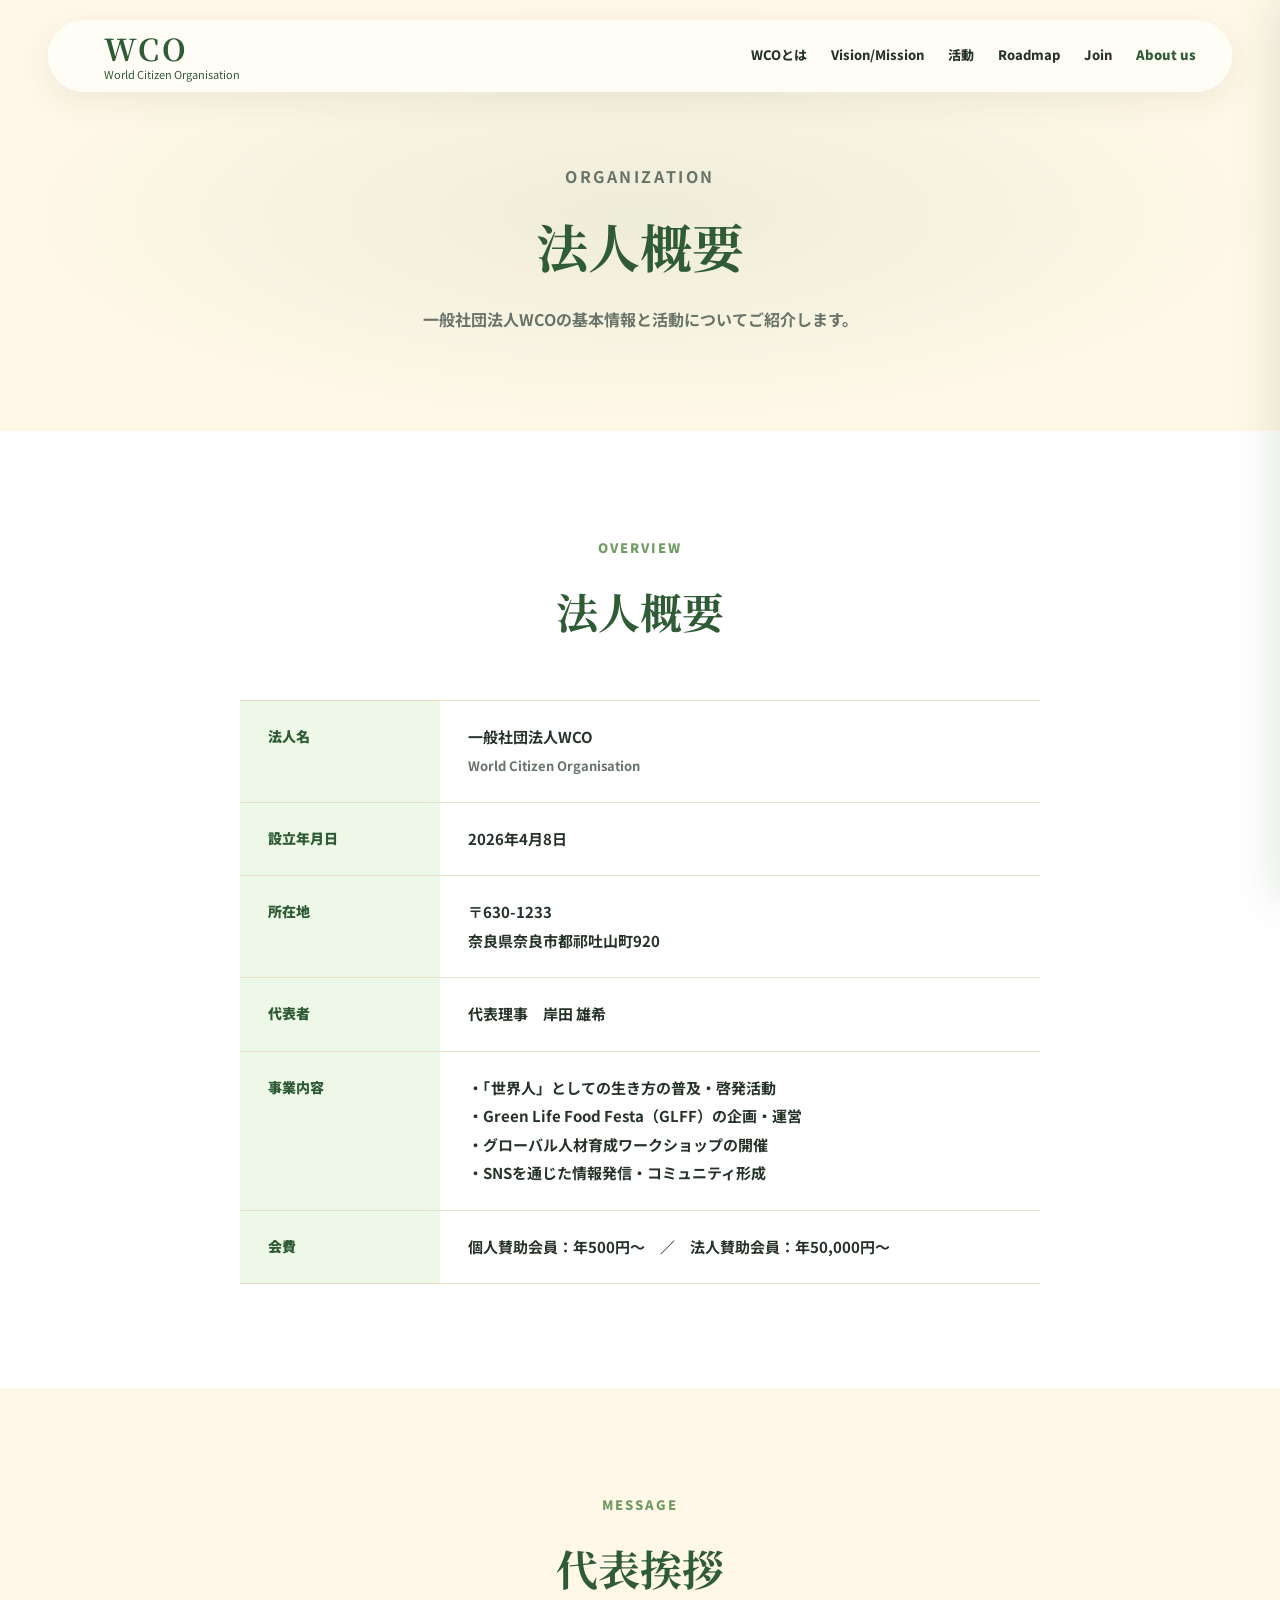
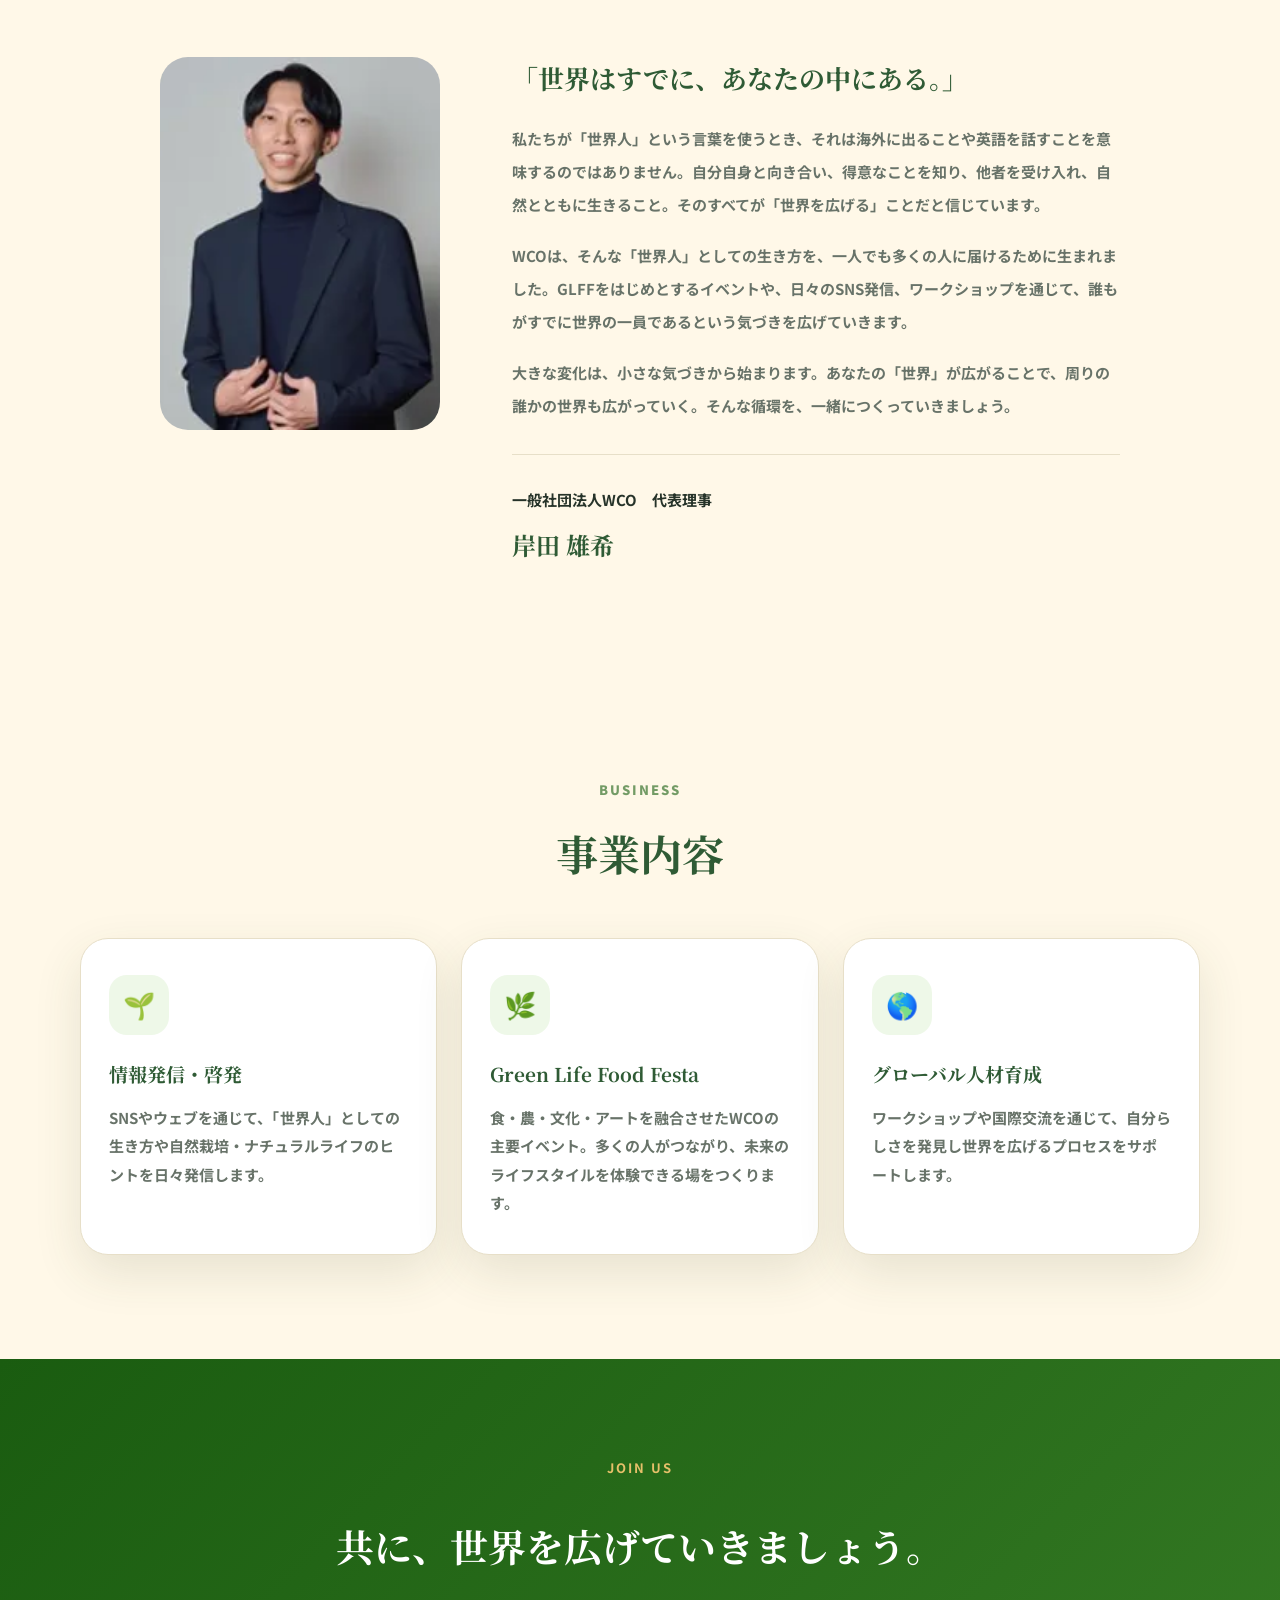
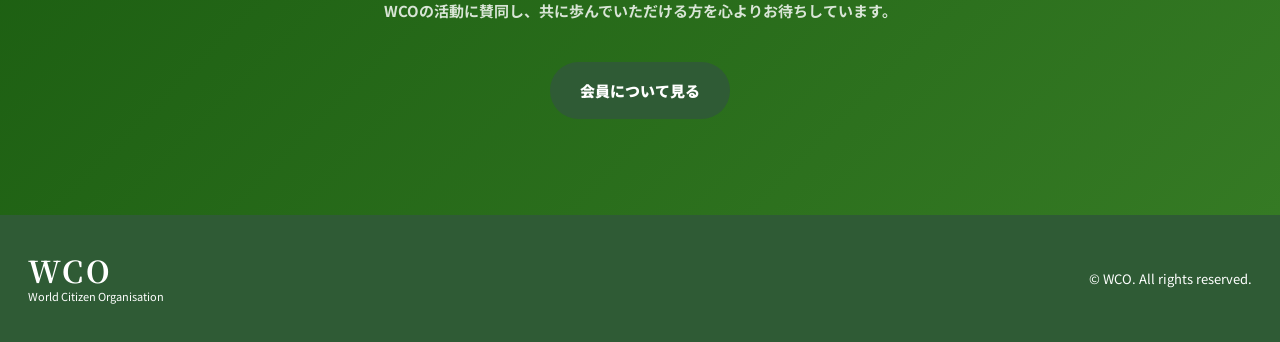
<file: wco_roadmap_5phase_2126_compact/organization.html>
<!DOCTYPE html>
<html lang="ja">
<head>
<meta charset="UTF-8"><meta name="viewport" content="width=device-width,initial-scale=1.0">
<title>About us | 一般社団法人WCO</title>
<link rel="preconnect" href="https://fonts.googleapis.com">
<link rel="preconnect" href="https://fonts.gstatic.com" crossorigin>
<link href="https://fonts.googleapis.com/css2?family=Noto+Sans+JP:wght@400;700;900&family=Noto+Serif+JP:wght@400;700;900&display=swap" rel="stylesheet">
<link rel="stylesheet" href="style.css">
<style>
/* ── Hero ── */
.org-hero{padding:160px 24px 96px;background:var(--cream);text-align:center;position:relative;overflow:hidden;min-height:400px;display:flex;align-items:center;justify-content:center}
.org-hero::before{content:"";position:absolute;inset:0;background:radial-gradient(ellipse 70% 70% at 50% 50%,rgba(115,155,101,.12) 0%,transparent 70%)}
.org-hero-content{position:relative;z-index:1}
.org-hero h1{font-family:"Noto Serif JP","Hiragino Mincho ProN","Yu Mincho",serif;color:var(--green);font-size:52px;line-height:1.45;margin:16px 0 20px}
.org-hero p{font-size:16px;font-weight:700;color:var(--muted);line-height:2;max-width:560px;margin:0 auto}

/* ── 法人概要テーブル ── */
.org-table-wrap{max-width:800px;margin:56px auto 0}
.org-table{width:100%;border-collapse:collapse}
.org-table tr{border-bottom:1px solid var(--line)}
.org-table tr:first-child{border-top:1px solid var(--line)}
.org-table th{width:200px;padding:22px 28px;text-align:left;font-size:14px;font-weight:900;color:var(--green);background:var(--mint);vertical-align:top;white-space:nowrap}
.org-table td{padding:22px 28px;font-size:15px;font-weight:700;color:var(--text);line-height:1.9;vertical-align:top}

/* ── 代表挨拶 ── */
.greeting{background:var(--cream)}
.greeting-inner{display:grid;grid-template-columns:280px 1fr;gap:72px;align-items:start;max-width:960px;margin:56px auto 0}
.greeting-photo{border-radius:28px;overflow:hidden;background:var(--mint);aspect-ratio:3/4;display:flex;align-items:center;justify-content:center;color:var(--green2);font-size:14px;font-weight:700}
.greeting-photo img{width:100%;height:100%;object-fit:cover}
.greeting-body h3{font-family:"Noto Serif JP","Hiragino Mincho ProN","Yu Mincho",serif;font-size:26px;color:var(--green);margin:0 0 24px;line-height:1.6}
.greeting-body p{font-size:15px;font-weight:700;color:var(--muted);line-height:2.2;margin:0 0 18px}
.greeting-sign{margin-top:32px;padding-top:28px;border-top:1px solid var(--line)}
.greeting-sign p{margin:0;font-size:15px;font-weight:700;color:var(--text)}
.greeting-sign b{font-family:"Noto Serif JP","Hiragino Mincho ProN","Yu Mincho",serif;font-size:24px;color:var(--green);display:block;margin-top:6px}

/* ── 事業内容 ── */
.business-grid{display:grid;grid-template-columns:repeat(3,1fr);gap:24px;margin-top:52px}
.business-card{background:#fff;border:1px solid var(--line);border-radius:28px;padding:36px 28px;box-shadow:var(--shadow);transition:transform .3s,box-shadow .3s}
.business-card:hover{transform:translateY(-6px);box-shadow:0 28px 56px rgba(47,91,53,.16)}
.business-icon{width:60px;height:60px;border-radius:18px;background:var(--mint);display:flex;align-items:center;justify-content:center;margin:0 0 20px;font-size:26px}
.business-card h3{font-family:"Noto Serif JP","Hiragino Mincho ProN","Yu Mincho",serif;font-size:19px;color:var(--green);margin:0 0 12px}
.business-card p{font-size:15px;color:var(--muted);font-weight:700;line-height:1.9;margin:0}

/* ── お問い合わせCTA ── */
.org-cta{background:linear-gradient(135deg,#1a5c10 0%,#357a24 100%);color:#fff;padding:96px 24px;text-align:center}
.org-cta h2{color:#fff;font-size:38px;margin:0 0 20px}
.org-cta p{color:rgba(255,255,255,.82);font-weight:700;line-height:2;max-width:560px;margin:0 auto 36px}
.org-cta .btn{margin:0 auto}

/* ── Responsive ── */
@media(max-width:980px){
  .org-hero{padding:120px 20px 72px;min-height:320px}
  .org-hero h1{font-size:36px}
  .org-hero p{font-size:15px}
  .org-table th{width:140px;padding:18px 20px;font-size:13px}
  .org-table td{padding:18px 20px}
  .greeting-inner{grid-template-columns:1fr;gap:40px}
  .greeting-photo{max-width:280px;aspect-ratio:3/4;margin:0 auto}
  .business-grid{grid-template-columns:1fr 1fr}
  .org-cta{padding:64px 20px}
  .org-cta h2{font-size:28px}
}
@media(max-width:620px){
  .business-grid{grid-template-columns:1fr}
  .org-table{display:block}
  .org-table tr{display:block;padding:0}
  .org-table th,.org-table td{display:block;width:100%;padding:12px 16px;white-space:normal}
  .org-table th{background:var(--mint);font-size:13px;padding-bottom:4px;border-bottom:none}
  .org-table td{padding-top:6px}
}
@media(max-width:480px){
  .org-hero h1{font-size:28px}
  .greeting-body h3{font-size:20px}
  .org-cta h2{font-size:22px}
  .org-cta p{font-size:13px}
}
</style>
</head>
<body>

<div id="loader" role="status" aria-label="読み込み中">
  <div class="loader-inner">
    <div class="loader-wco">WCO</div>
    <div class="loader-tagline">World Citizen Organization</div>
    <div class="loader-track"><div class="loader-fill"></div></div>
  </div>
</div>

<header><div class="header-inner"><a class="brand" href="index.html"><b>WCO</b><span>World Citizen Organisation</span></a><nav><a href="index.html#about">WCOとは</a><a href="index.html#mvv">Vision/Mission</a><a href="index.html#actions">活動</a><a href="index.html#road100">Roadmap</a><a href="membership.html">Join</a><a href="organization.html" style="color:var(--green);font-weight:900">About us</a></nav><button class="menu-btn" aria-label="メニューを開く" onclick="toggleMenu()"><span></span><span></span><span></span></button></div></header>

<div class="side-overlay" onclick="toggleMenu()"></div>
<aside class="side-menu">
  <button class="side-close" aria-label="閉じる" onclick="toggleMenu()">✕</button>
  <div class="side-brand"><b>WCO</b><span>World Citizen Organisation</span></div>
  <nav class="side-nav">
    <a href="index.html#about" onclick="toggleMenu()">WCOとは</a>
    <a href="index.html#mvv" onclick="toggleMenu()">Vision / Mission</a>
    <a href="index.html#actions" onclick="toggleMenu()">活動</a>
    <a href="index.html#road100" onclick="toggleMenu()">Roadmap</a>
    <a href="membership.html" onclick="toggleMenu()">Join</a>
    <a href="organization.html" class="side-active" onclick="toggleMenu()">About us</a>
    <a href="membership.html" class="side-join-btn">Join us →</a>
  </nav>
</aside>

<main>

<!-- Hero -->
<section class="org-hero">
  <div class="org-hero-content">
    <p class="label center fade-up">ORGANIZATION</p>
    <h1 class="fade-up" data-delay="1">法人概要</h1>
    <p class="fade-up" data-delay="2">一般社団法人WCOの基本情報と活動についてご紹介します。</p>
  </div>
</section>

<!-- 法人概要 -->
<section class="section" style="background:#fff">
  <div class="container">
    <p class="label center fade-up">OVERVIEW</p>
    <h2 class="center-title fade-up" data-delay="1">法人概要</h2>
    <div class="org-table-wrap fade-up" data-delay="2">
      <table class="org-table">
        <tr>
          <th>法人名</th>
          <td>一般社団法人WCO<br><span style="font-size:13px;color:var(--muted)">World Citizen Organisation</span></td>
        </tr>
        <tr>
          <th>設立年月日</th>
          <td>2026年4月8日</td>
        </tr>
        <tr>
          <th>所在地</th>
          <td>〒630-1233<br>奈良県奈良市都祁吐山町920</td>
        </tr>
        <tr>
          <th>代表者</th>
          <td>代表理事　岸田 雄希</td>
        </tr>
        <tr>
          <th>事業内容</th>
          <td>
            ・「世界人」としての生き方の普及・啓発活動<br>
            ・Green Life Food Festa（GLFF）の企画・運営<br>
            ・グローバル人材育成ワークショップの開催<br>
            ・SNSを通じた情報発信・コミュニティ形成
          </td>
        </tr>
        <tr>
          <th>会費</th>
          <td>個人賛助会員：年500円〜　／　法人賛助会員：年50,000円〜</td>
        </tr>
      </table>
    </div>
  </div>
</section>

<!-- 代表挨拶 -->
<section class="section greeting">
  <div class="container">
    <p class="label center fade-up">MESSAGE</p>
    <h2 class="center-title fade-up" data-delay="1">代表挨拶</h2>
    <div class="greeting-inner">
      <div class="greeting-photo fade-up" data-delay="1">
        <img src="assets/kishida.webp" alt="代表理事 岸田雄希">
      </div>
      <div class="greeting-body fade-up" data-delay="2">
        <h3>「世界はすでに、あなたの中にある。」</h3>
        <p>私たちが「世界人」という言葉を使うとき、それは海外に出ることや英語を話すことを意味するのではありません。自分自身と向き合い、得意なことを知り、他者を受け入れ、自然とともに生きること。そのすべてが「世界を広げる」ことだと信じています。</p>
        <p>WCOは、そんな「世界人」としての生き方を、一人でも多くの人に届けるために生まれました。GLFFをはじめとするイベントや、日々のSNS発信、ワークショップを通じて、誰もがすでに世界の一員であるという気づきを広げていきます。</p>
        <p>大きな変化は、小さな気づきから始まります。あなたの「世界」が広がることで、周りの誰かの世界も広がっていく。そんな循環を、一緒につくっていきましょう。</p>
        <div class="greeting-sign">
          <p>一般社団法人WCO　代表理事</p>
          <b>岸田 雄希</b>
        </div>
      </div>
    </div>
  </div>
</section>

<!-- 事業内容 -->
<section class="section" style="background:var(--cream)">
  <div class="container">
    <p class="label center fade-up">BUSINESS</p>
    <h2 class="center-title fade-up" data-delay="1">事業内容</h2>
    <div class="business-grid">
      <div class="business-card fade-up" data-delay="1">
        <div class="business-icon">🌱</div>
        <h3>情報発信・啓発</h3>
        <p>SNSやウェブを通じて、「世界人」としての生き方や自然栽培・ナチュラルライフのヒントを日々発信します。</p>
      </div>
      <div class="business-card fade-up" data-delay="2">
        <div class="business-icon">🌿</div>
        <h3>Green Life Food Festa</h3>
        <p>食・農・文化・アートを融合させたWCOの主要イベント。多くの人がつながり、未来のライフスタイルを体験できる場をつくります。</p>
      </div>
      <div class="business-card fade-up" data-delay="3">
        <div class="business-icon">🌎</div>
        <h3>グローバル人材育成</h3>
        <p>ワークショップや国際交流を通じて、自分らしさを発見し世界を広げるプロセスをサポートします。</p>
      </div>
    </div>
  </div>
</section>

<!-- CTA -->
<section class="org-cta">
  <div class="container narrow">
    <p class="label center fade-up" style="color:#e6c06a">JOIN US</p>
    <h2 class="fade-up" data-delay="1">共に、世界を広げていきましょう。</h2>
    <p class="fade-up" data-delay="2">WCOの活動に賛同し、共に歩んでいただける方を心よりお待ちしています。</p>
    <a href="membership.html" class="btn primary fade-up" data-delay="3" style="display:inline-flex;margin:0 auto">会員について見る</a>
  </div>
</section>

</main>
<footer><div class="brand"><b>WCO</b><span>World Citizen Organisation</span></div><p>© WCO. All rights reserved.</p></footer>

<script>
function toggleMenu(){
  const menu=document.querySelector('.side-menu');
  const overlay=document.querySelector('.side-overlay');
  const isOpen=menu.classList.toggle('open');
  overlay.classList.toggle('open',isOpen);
  document.body.style.overflow=isOpen?'hidden':'';
}

// Page loader
(function(){
  var MIN_MS=2000;
  var start=Date.now();
  function hideLoader(){
    var elapsed=Date.now()-start;
    var wait=Math.max(0,MIN_MS-elapsed);
    setTimeout(function(){
      var el=document.getElementById('loader');
      if(el) el.classList.add('done');
    },wait);
  }
  if(document.readyState==='complete'){
    hideLoader();
  } else {
    window.addEventListener('load',hideLoader);
  }
})();

// Scroll fade-in
const fadeObserver=new IntersectionObserver((entries)=>{
  entries.forEach(e=>{
    if(e.isIntersecting){
      e.target.classList.add('visible');
      fadeObserver.unobserve(e.target);
    }
  });
},{threshold:0.1,rootMargin:'0px 0px -40px 0px'});
document.querySelectorAll('.fade-up').forEach(el=>fadeObserver.observe(el));
</script>
</body></html>
</file>
<file: prod/style.css>
@charset "UTF-8";:root{--green:#2f5b35;--green2:#739b65;--mint:#eef8e8;--cream:#fff8e8;--paper:#fffdf7;--orange:#e89b45;--text:#263329;--muted:#687369;--line:#e7dfc8;--shadow:0 18px 48px rgba(58,72,44,.12)}*{box-sizing:border-box}html{scroll-behavior:smooth;overflow-x:hidden}body{margin:0;overflow-x:hidden;color:var(--text);background:var(--paper);font-family:"Noto Sans JP","Hiragino Sans","Yu Gothic",sans-serif;font-size:15px;line-height:1.95}a{text-decoration:none;color:inherit}p{margin:0 0 18px}header{position:fixed;inset:0 0 auto;z-index:20;padding:20px 48px}.header-inner{max-width:1440px;margin:auto;height:72px;padding:0 36px 0 56px;border-radius:999px;background:rgba(255,253,247,.94);box-shadow:0 10px 32px rgba(45,60,36,.08);display:flex;align-items:center;justify-content:space-between}.brand{display:flex;flex-direction:column;line-height:1;color:var(--green)}.brand b{font-family:"Noto Serif JP","Hiragino Mincho ProN","Yu Mincho",serif;font-size:30px;letter-spacing:.08em}.brand span{font-size:11px;margin-top:6px}nav{display:flex;gap:24px;font-size:13px;font-weight:800}.hero{min-height:920px;padding-bottom:140px;position:relative;display:flex;align-items:center;overflow:hidden;background:var(--cream)}.hero-bg{position:absolute;right:0;top:0;bottom:0;width:100%;background:url("assets/hero.jpg") center/cover no-repeat}.hero-bg:after{content:"";position:absolute;inset:0;background:linear-gradient(90deg,rgba(255,248,232,.97) 0%,rgba(255,248,232,.96) 28%,rgba(255,248,232,.82) 42%,rgba(255,248,232,.15) 58%,rgba(255,248,232,0) 70%)}.hero-content{position:relative;z-index:2;width:min(760px,calc(100% - 48px));margin-left:max(104px,calc((100% - 1536px)/2 + 104px));padding-top:96px}.eyebrow,.label{color:var(--green2);font-weight:900;letter-spacing:.16em;font-size:13px}.hero h1{font-family:"Noto Serif JP","Hiragino Mincho ProN","Yu Mincho",serif;color:var(--green);font-size:76px;line-height:1.35;letter-spacing:.03em;margin:14px 0 28px}.lead{font-size:18px;font-weight:800;line-height:2;max-width:650px}.hero-actions{display:flex;gap:14px;flex-wrap:wrap;margin-top:32px}.btn{display:inline-flex;align-items:center;justify-content:center;border-radius:999px;padding:14px 30px;font-weight:900}.primary{background:var(--green);color:#fff}.secondary{background:#fff;color:var(--green);border:2px solid var(--green)}.section{padding:104px 24px}.container{max-width:1120px;margin:auto}.narrow{max-width:780px;text-align:center}.center{text-align:center}.center-title{text-align:center;font-family:"Noto Serif JP","Hiragino Mincho ProN","Yu Mincho",serif;color:var(--green);font-size:42px;line-height:1.55;margin:8px 0 22px}.center-lead{text-align:center;max-width:760px;margin:0 auto 50px;color:var(--muted);font-weight:700}.split{display:grid;grid-template-columns:.9fr 1.1fr;gap:64px;align-items:start}h2{font-family:"Noto Serif JP","Hiragino Mincho ProN","Yu Mincho",serif;color:var(--green);font-size:42px;line-height:1.55;margin:10px 0 0}.text{color:var(--muted);font-weight:700}.about,.cycle,.glff,.join,.instagram{background:#fff}.about{position:relative;overflow:hidden}.about::before{content:"";position:absolute;inset:0;background:url("assets/Earth.jpg") center/cover no-repeat;opacity:.07;z-index:0;pointer-events:none}.about .container{position:relative;z-index:1}.about-sub{text-align:center;font-size:15px;font-weight:800;color:var(--muted);line-height:2;margin:0 auto 36px}.about-body{max-width:640px;margin:0 auto;text-align:center}.about-body p{font-size:15px;font-weight:700;color:var(--muted)}.mvv,.actions,.road100{background:var(--cream)}.road100.section{padding-top:32px}.road100 .center-lead{margin-bottom:12px}.mvv-grid{display:grid;grid-template-columns:1fr;gap:20px;margin-top:46px;max-width:960px;margin-left:auto;margin-right:auto}.mvv-grid article{background:#fff;border:1px solid var(--line);border-radius:28px;padding:28px 36px;box-shadow:var(--shadow)}.mvv-grid span{color:var(--orange);font-family:"Noto Serif JP","Hiragino Mincho ProN","Yu Mincho",serif;font-size:22px;font-weight:800}.mvv-grid h3{color:var(--green);font-size:22px;line-height:1.6;margin:10px 0 14px}.mvv-grid p{color:var(--muted);font-weight:700;margin-bottom:10px}.cycle-grid{display:grid;grid-template-columns:repeat(4,1fr);gap:22px}.cycle-grid article{background:var(--mint);border-radius:50%;aspect-ratio:1;padding:34px 28px;display:flex;flex-direction:column;align-items:center;justify-content:center;text-align:center;box-shadow:var(--shadow)}.cycle-grid span,.action-list b{color:var(--orange);font-family:"Noto Serif JP","Hiragino Mincho ProN","Yu Mincho",serif;font-size:28px}.cycle-grid h3{color:var(--green);font-size:24px;margin:8px 0}.cycle-grid p{font-size:15px;color:var(--muted);font-weight:700}.action-list{display:grid;grid-template-columns:repeat(3,1fr);gap:24px;margin-top:46px}.action-list article{background:#fff;border:1px solid var(--line);border-radius:30px;padding:34px;display:flex;flex-direction:column;align-items:center;text-align:center;gap:16px;box-shadow:var(--shadow)}.action-icon{display:flex;align-items:center;justify-content:center;width:72px;height:72px;border-radius:20px;background:var(--mint);flex-shrink:0}.action-icon svg{width:44px;height:44px}.action-list h3{font-size:25px;color:var(--green);margin:0}.sub{color:var(--orange);font-weight:900;margin:4px 0 12px}.action-list p{color:var(--muted);font-weight:700}.insta-demo{overflow:hidden}.insta-carousel{display:flex;gap:16px;overflow-x:auto;scroll-snap-type:x mandatory;padding-bottom:12px;-webkit-overflow-scrolling:touch}.insta-carousel::-webkit-scrollbar{height:4px}.insta-carousel::-webkit-scrollbar-track{background:var(--mint);border-radius:999px}.insta-carousel::-webkit-scrollbar-thumb{background:var(--green2);border-radius:999px}.insta-post{flex:0 0 240px;scroll-snap-align:start;border-radius:20px;overflow:hidden;box-shadow:var(--shadow);background:#fff;border:1px solid var(--line)}.insta-img{height:240px;background:var(--bg)}.insta-meta{padding:14px 16px;display:flex;justify-content:space-between;align-items:flex-start;gap:8px}.insta-meta span{font-size:13px;font-weight:700;color:var(--text);line-height:1.5}.insta-meta small{font-size:11px;color:var(--muted);white-space:nowrap;flex-shrink:0}.insta-link{display:inline-flex;align-items:center;gap:8px;margin:0 auto 40px;padding:12px 28px;border-radius:999px;border:2px solid var(--green);color:var(--green);font-weight:900;font-size:14px;letter-spacing:.06em;transition:background .2s,color .2s}.insta-link:hover{background:var(--green);color:#fff}.insta-feed{max-width:960px;margin:0 auto}.big{color:#43ad32;font-size:20px;line-height:1;letter-spacing:.16em;font-weight:900;margin:0 0 8px}.text-link{color:#43ad32;font-weight:900;letter-spacing:.08em;border-bottom:1px solid rgba(67,173,50,.35);padding-bottom:4px}.road-stage{display:grid;grid-template-columns:repeat(6,1fr);gap:18px;margin-top:68px;position:relative}.road-stage:before{content:"";position:absolute;left:7%;right:7%;top:-28px;height:3px;background:linear-gradient(90deg,#43ad32,#357a24,#1a5c10,#c89c3f);opacity:.45;border-radius:999px}.road-stage article{position:relative;background:#fff;border:1px solid var(--line);border-radius:24px;min-height:240px;padding:30px 20px;text-align:center;box-shadow:var(--shadow)}.road-stage article:before{content:"";position:absolute;top:-43px;left:50%;transform:translateX(-50%);width:24px;height:24px;border-radius:50%;background:#fff;border:4px solid #43ad32}.road-stage article:nth-child(even){transform:translateY(34px)}.road-stage span{display:block;color:#43ad32;font-family:"Noto Serif JP","Hiragino Mincho ProN","Yu Mincho",serif;font-size:34px;font-weight:900;margin-bottom:14px}.road-stage h3{color:var(--green);font-size:18px;line-height:1.5;margin:0 0 12px}.road-stage p{font-size:15px;color:var(--muted);font-weight:700}.vision2125{scroll-margin-top:120px;padding:24px 24px;background:linear-gradient(135deg,#1a5c10 0%,#357a24 100%);color:#fff}.vision2125 .label{color:#e6c06a}.vision2125 .narrow{max-width:960px}.vision2125 h2{color:#fff;font-size:38px;text-align:center;white-space:nowrap}.vision2125 p{color:rgba(255,255,255,.82);font-weight:700;line-height:2.1}.scroll-hint{position:absolute;bottom:36px;left:50%;transform:translateX(-50%);display:flex;flex-direction:column;align-items:center;gap:4px;color:var(--green2);font-size:11px;font-weight:900;letter-spacing:.12em;animation:scrollbounce 2.2s ease-in-out infinite;z-index:3}.scroll-hint svg{width:20px;height:20px}@keyframes scrollbounce{0%,100%{transform:translateX(-50%) translateY(0);opacity:.7}50%{transform:translateX(-50%) translateY(8px);opacity:1}}.join h2{text-align:center}.join p{color:var(--muted);font-weight:700}footer{background:var(--green);color:#fff;padding:40px 28px;display:flex;justify-content:space-between;align-items:center}footer .brand{color:#fff}footer p{margin:0;font-size:13px}@media(max-width:980px){nav{display:none}.hero{min-height:720px;align-items:flex-end;padding-bottom:0}.hero-bg{width:100%;height:56%;bottom:auto}.hero-bg:after{background:linear-gradient(180deg,rgba(255,248,232,0),var(--cream) 90%)}.hero-content{margin:0 24px 44px;width:calc(100% - 48px);padding-top:0}.hero h1{font-size:40px}.split,.mvv-grid,.road-stage{grid-template-columns:1fr}.mvv-grid article{padding:24px 20px}.mvv-grid h3{font-size:18px}.cycle-grid{grid-template-columns:1fr 1fr;gap:16px}.cycle-grid article{border-radius:20px;aspect-ratio:auto;min-height:auto;padding:20px 16px}.cycle-grid h3{font-size:16px;margin:6px 0}.cycle-grid span{font-size:22px}.cycle-grid p{font-size:15px;margin:0}.scroll-hint{display:none}.road-stage:before,.road-stage article:before{display:none}.road-stage article:nth-child(even){transform:none}.action-list{grid-template-columns:1fr}.action-icon{width:56px;height:56px}.action-icon svg{width:36px;height:36px}.section{padding:72px 20px}h2,.center-title{font-size:30px}.big{font-size:20px}.vision2125{padding:48px 20px}.vision2125 h2{white-space:normal;font-size:28px}.about-sub{font-size:15px}header{padding:12px 16px}.header-inner{height:60px;padding:0 16px 0 20px}.brand b{font-size:26px}footer{flex-direction:column;gap:18px;text-align:center}}@media(max-width:480px){header{padding:10px 12px}.header-inner{height:52px;padding:0 14px}.brand b{font-size:22px}.brand span{display:none}.hero{min-height:560px}.hero h1{font-size:28px;margin:10px 0 18px}.lead{font-size:15px}.hero-actions{flex-direction:column;gap:10px}.hero-actions .btn{width:100%;justify-content:center}.section{padding:52px 16px}h2,.center-title{font-size:24px;line-height:1.45}.big{font-size:18px}.about-sub{font-size:15px}.mvv-grid article{padding:22px 20px}.action-list article{padding:22px 18px}.cycle-grid{grid-template-columns:1fr 1fr}.cycle-grid h3{font-size:18px}.vision2125{padding:40px 16px}.vision2125 h2{font-size:20px}.vision2125 p{font-size:15px}.insta-post{flex:0 0 190px}.insta-img{height:190px}.join .container{padding:0 4px}.join .btn{width:100%}.tree-timeline.phase5{grid-template-columns:1fr!important;gap:28px!important}.tree-period{font-size:22px!important}.tree-timeline.phase5 .tree-card{min-height:auto!important;padding:18px 14px!important}.tree-timeline.phase5 .tree-card h3{font-size:16px!important}.tree-timeline.phase5 .tree-card p{font-size:15px!important}footer{padding:28px 16px}}

/* ==========================================
   Road to 100 Years - Tree Story Design
   ========================================== */

.tree-roadmap{
  background:
    radial-gradient(circle at 20% 10%, rgba(255,255,255,.72), transparent 28%),
    linear-gradient(180deg,#fff8e8 0%,#fffdf7 100%);
  position:relative;
  overflow:hidden;
}

.tree-roadmap::before{
  content:"";
  position:absolute;
  inset:0;
  background:
    radial-gradient(circle at 18% 72%, rgba(115,155,101,.10), transparent 30%),
    radial-gradient(circle at 82% 30%, rgba(232,155,69,.09), transparent 28%);
  pointer-events:none;
}

.tree-roadmap .container{
  position:relative;
  z-index:1;
}

.tree-timeline{
  position:relative;
  max-width:980px;
  margin:72px auto 0;
  padding:20px 0 80px;
}

.tree-trunk{
  position:absolute;
  top:0;
  bottom:0;
  left:50%;
  width:6px;
  transform:translateX(-50%);
  border-radius:999px;
  background:linear-gradient(180deg,#c89c3f 0%,#739b65 34%,#2f5b35 100%);
  opacity:.42;
}

.tree-step{
  position:relative;
  width:50%;
  min-height:250px;
  display:flex;
  align-items:flex-start;
  margin-bottom:26px;
}

.tree-step::before{
  content:"";
  position:absolute;
  top:34px;
  width:72px;
  height:3px;
  background:rgba(47,91,53,.28);
}

.tree-step::after{
  content:"";
  position:absolute;
  top:20px;
  width:30px;
  height:30px;
  border-radius:50%;
  background:#fffdf7;
  border:5px solid #43ad32;
  box-shadow:0 0 0 9px rgba(255,253,247,.88);
}

.step-left{
  left:0;
  padding-right:78px;
  justify-content:flex-end;
  text-align:right;
}

.step-left::before{
  right:0;
}

.step-left::after{
  right:-15px;
}

.step-right{
  left:50%;
  padding-left:78px;
  justify-content:flex-start;
  text-align:left;
}

.step-right::before{
  left:0;
}

.step-right::after{
  left:-15px;
}

.tree-year{
  position:absolute;
  top:-12px;
  color:#43ad32;
  font-family:"Noto Serif JP","Hiragino Mincho ProN","Yu Mincho",serif;
  font-size:42px;
  font-weight:900;
  letter-spacing:.04em;
  line-height:1;
}

.step-left .tree-year{
  right:100px;
}

.step-right .tree-year{
  left:100px;
}

.tree-card{
  width:min(360px,100%);
  margin-top:54px;
  background:rgba(255,255,255,.92);
  border:1px solid #e7dfc8;
  border-radius:32px;
  padding:32px 30px;
  box-shadow:0 18px 48px rgba(58,72,44,.12);
  backdrop-filter:blur(8px);
  transition:transform .3s ease, box-shadow .3s ease;
}

.tree-card:hover{
  transform:translateY(-6px);
  box-shadow:0 22px 52px rgba(47,91,53,.17);
}

.tree-icon{
  display:inline-flex;
  align-items:center;
  justify-content:center;
  width:54px;
  height:54px;
  margin-bottom:14px;
  border-radius:50%;
  background:#eef8e8;
  font-size:28px;
}

.tree-phase{
  margin:0 0 8px;
  color:#c89c3f;
  font-family:"Noto Serif JP","Hiragino Mincho ProN","Yu Mincho",serif;
  font-size:14px;
  font-weight:900;
  letter-spacing:.16em;
}

.tree-card h3{
  margin:0 0 14px;
  color:#2f5b35;
  font-size:23px;
  line-height:1.55;
}

.tree-card p{
  color:#687369;
  font-size:14px;
  line-height:1.95;
  font-weight:700;
}

.fruit .tree-card{
  background:linear-gradient(180deg,#fff,#fff8e8);
  border-color:rgba(200,156,63,.42);
}

.fruit::after{
  border-color:#c89c3f;
}

.fruit .tree-year{
  color:#c89c3f;
}

@media(max-width:860px){
  .tree-timeline{
    max-width:620px;
    margin-top:48px;
    padding-left:18px;
  }

  .tree-trunk{
    left:16px;
    transform:none;
  }

  .tree-step,
  .step-left,
  .step-right{
    left:0;
    width:100%;
    padding-left:64px;
    padding-right:0;
    text-align:left;
    justify-content:flex-start;
    min-height:auto;
    margin-bottom:34px;
  }

  .tree-step::before,
  .step-left::before,
  .step-right::before{
    left:16px;
    right:auto;
    width:46px;
  }

  .tree-step::after,
  .step-left::after,
  .step-right::after{
    left:1px;
    right:auto;
  }

  .tree-year,
  .step-left .tree-year,
  .step-right .tree-year{
    position:relative;
    top:auto;
    left:auto;
    right:auto;
    display:block;
    margin:0 0 14px;
    font-size:36px;
  }

  .tree-step{
    display:block;
  }

  .tree-card{
    margin-top:0;
    width:100%;
  }
}


/* ==========================================
   Road to 100 Years - Diagonal Growth Layout
   縦成長ではなく、左下から右上へ成長するレイアウト
   ========================================== */

.tree-roadmap{
  background:
    radial-gradient(circle at 15% 82%, rgba(115,155,101,.14), transparent 28%),
    radial-gradient(circle at 82% 18%, rgba(232,155,69,.10), transparent 28%),
    linear-gradient(180deg,#fff8e8 0%,#fffdf7 100%) !important;
}

.tree-timeline{
  max-width:1180px !important;
  min-height:760px !important;
  margin:88px auto 0 !important;
  padding:0 !important;
  position:relative !important;
}

/* 斜め右上に伸びる幹 */
.tree-trunk{
  position:absolute !important;
  left:8% !important;
  right:7% !important;
  top:72% !important;
  bottom:auto !important;
  width:auto !important;
  height:8px !important;
  transform:rotate(-18deg) !important;
  transform-origin:left center !important;
  border-radius:999px !important;
  background:linear-gradient(90deg,#c89c3f 0%,#739b65 38%,#43ad32 68%,#2f5b35 100%) !important;
  opacity:.46 !important;
}

/* 各ステップを絶対配置に変更 */
.tree-step,
.step-left,
.step-right{
  position:absolute !important;
  left:auto !important;
  width:260px !important;
  min-height:auto !important;
  display:block !important;
  padding:0 !important;
  margin:0 !important;
  text-align:center !important;
}

/* 横線は非表示 */
.tree-step::before,
.step-left::before,
.step-right::before{
  display:none !important;
}

/* 各ドット */
.tree-step::after,
.step-left::after,
.step-right::after{
  display:block !important;
  position:absolute !important;
  left:50% !important;
  right:auto !important;
  top:-44px !important;
  transform:translateX(-50%) !important;
  width:30px !important;
  height:30px !important;
  border-radius:50% !important;
  background:#fffdf7 !important;
  border:5px solid #43ad32 !important;
  box-shadow:0 0 0 10px rgba(255,253,247,.9) !important;
  z-index:3 !important;
}

/* 斜め右上に成長する座標 */
.tree-step.seed{
  left:0% !important;
  top:470px !important;
}

.tree-step.sprout{
  left:17% !important;
  top:382px !important;
}

.tree-step.bloom{
  left:34% !important;
  top:292px !important;
}

.tree-step.village{
  left:51% !important;
  top:204px !important;
}

.tree-step.forest{
  left:68% !important;
  top:112px !important;
}

.tree-step.fruit{
  left:84% !important;
  top:24px !important;
}

/* 年号はカードの上に中央配置 */
.tree-year,
.step-left .tree-year,
.step-right .tree-year{
  position:relative !important;
  top:auto !important;
  left:auto !important;
  right:auto !important;
  display:block !important;
  margin:0 0 16px !important;
  color:#43ad32 !important;
  font-family:"Noto Serif JP","Hiragino Mincho ProN","Yu Mincho",serif !important;
  font-size:40px !important;
  font-weight:900 !important;
  line-height:1 !important;
  letter-spacing:.04em !important;
}

.tree-card{
  width:100% !important;
  margin-top:0 !important;
  background:rgba(255,255,255,.94) !important;
  border:1px solid #e7dfc8 !important;
  border-radius:30px !important;
  padding:28px 22px !important;
  min-height:245px !important;
  text-align:center !important;
  box-shadow:0 18px 48px rgba(58,72,44,.12) !important;
}

/* 斜め成長感を出すため、カードの上下に少し揺らぎ */
.tree-step.sprout .tree-card,
.tree-step.village .tree-card{
  transform:translateY(24px);
}

.tree-step.bloom .tree-card,
.tree-step.forest .tree-card{
  transform:translateY(-8px);
}

.tree-card:hover{
  transform:translateY(-10px) !important;
}

/* ドット色の段階変化 */
.tree-step.seed::after{border-color:#c89c3f !important;}
.tree-step.sprout::after{border-color:#739b65 !important;}
.tree-step.bloom::after{border-color:#43ad32 !important;}
.tree-step.village::after{border-color:#357a24 !important;}
.tree-step.forest::after{border-color:#1a5c10 !important;}
.tree-step.fruit::after{border-color:#c89c3f !important;}

.tree-step.seed .tree-year{color:#c89c3f !important;}
.tree-step.sprout .tree-year{color:#739b65 !important;}
.tree-step.bloom .tree-year{color:#43ad32 !important;}
.tree-step.village .tree-year{color:#357a24 !important;}
.tree-step.forest .tree-year{color:#1a5c10 !important;}
.tree-step.fruit .tree-year{color:#c89c3f !important;}

/* 背景に成長曲線の淡い装飾 */
.tree-timeline::before{
  content:"";
  position:absolute;
  left:3%;
  right:4%;
  top:16%;
  height:68%;
  background:
    radial-gradient(circle at 10% 82%, rgba(200,156,63,.12), transparent 9%),
    radial-gradient(circle at 28% 68%, rgba(115,155,101,.11), transparent 10%),
    radial-gradient(circle at 46% 52%, rgba(67,173,50,.10), transparent 10%),
    radial-gradient(circle at 64% 36%, rgba(53,122,36,.10), transparent 10%),
    radial-gradient(circle at 82% 18%, rgba(26,92,16,.10), transparent 10%);
  pointer-events:none;
}

/* タブレット以下は2列の斜め風 */
@media(max-width:1100px){
  .tree-timeline{
    min-height:auto !important;
    display:grid !important;
    grid-template-columns:repeat(2, minmax(260px,1fr)) !important;
    gap:42px 26px !important;
    padding:40px 0 20px !important;
  }

  .tree-trunk,
  .tree-timeline::before{
    display:none !important;
  }

  .tree-step,
  .step-left,
  .step-right,
  .tree-step.seed,
  .tree-step.sprout,
  .tree-step.bloom,
  .tree-step.village,
  .tree-step.forest,
  .tree-step.fruit{
    position:relative !important;
    left:auto !important;
    top:auto !important;
    width:auto !important;
  }

  .tree-step::after,
  .step-left::after,
  .step-right::after{
    top:-22px !important;
  }

  .tree-step.sprout .tree-card,
  .tree-step.village .tree-card,
  .tree-step.bloom .tree-card,
  .tree-step.forest .tree-card{
    transform:none !important;
  }
}

/* スマホは縦積み */
@media(max-width:720px){
  .tree-timeline{
    grid-template-columns:1fr !important;
    gap:38px !important;
  }

  .tree-card{
    min-height:auto !important;
  }

  .tree-year,
  .step-left .tree-year,
  .step-right .tree-year{
    font-size:36px !important;
  }
}


/* ==========================================
   Road to 100 Years - Spaced Diagonal Layout Fix
   カード同士が重ならないよう、全体にゆとりを持たせる
   ========================================== */

.tree-timeline{
  max-width:1280px !important;
  min-height:920px !important;
  margin:96px auto 0 !important;
  padding:0 20px 80px !important;
}

/* 幹をカードの背面に細く長く配置 */
.tree-trunk{
  left:8% !important;
  right:6% !important;
  top:72% !important;
  height:6px !important;
  transform:rotate(-17deg) !important;
  z-index:0 !important;
}

/* カード幅を少し絞り、横間隔を広げる */
.tree-step,
.step-left,
.step-right{
  width:220px !important;
  z-index:2 !important;
}

/* 斜め右上に、重ならない座標で再配置 */
.tree-step.seed{
  left:0% !important;
  top:560px !important;
}

.tree-step.sprout{
  left:18% !important;
  top:455px !important;
}

.tree-step.bloom{
  left:36% !important;
  top:350px !important;
}

.tree-step.village{
  left:54% !important;
  top:245px !important;
}

.tree-step.forest{
  left:72% !important;
  top:140px !important;
}

.tree-step.fruit{
  left:86% !important;
  top:36px !important;
}

/* カードの高さと余白を均一化 */
.tree-card{
  width:220px !important;
  min-height:250px !important;
  padding:26px 18px !important;
  border-radius:28px !important;
}

/* 年号とドットを少しコンパクトに */
.tree-year,
.step-left .tree-year,
.step-right .tree-year{
  font-size:34px !important;
  margin-bottom:14px !important;
}

.tree-step::after,
.step-left::after,
.step-right::after{
  top:-38px !important;
  width:28px !important;
  height:28px !important;
  border-width:5px !important;
}

/* アイコンと本文もややコンパクトにして詰まりを防ぐ */
.tree-icon{
  width:48px !important;
  height:48px !important;
  font-size:25px !important;
  margin-bottom:12px !important;
}

.tree-card h3{
  font-size:20px !important;
  line-height:1.45 !important;
  margin-bottom:12px !important;
}

.tree-card p{
  font-size:13px !important;
  line-height:1.8 !important;
}

/* 個別の上下揺らぎは重なり原因になるため弱める */
.tree-step.sprout .tree-card,
.tree-step.village .tree-card{
  transform:translateY(12px) !important;
}

.tree-step.bloom .tree-card,
.tree-step.forest .tree-card{
  transform:translateY(-4px) !important;
}

/* hover時も他カードに被りにくくする */
.tree-card:hover{
  transform:translateY(-6px) !important;
}

/* 画面幅が狭いPCでは3列×2段に切り替え */
@media(max-width:1180px){
  .tree-timeline{
    min-height:auto !important;
    display:grid !important;
    grid-template-columns:repeat(3, minmax(220px,1fr)) !important;
    gap:60px 26px !important;
    padding:40px 0 20px !important;
  }

  .tree-trunk,
  .tree-timeline::before{
    display:none !important;
  }

  .tree-step,
  .step-left,
  .step-right,
  .tree-step.seed,
  .tree-step.sprout,
  .tree-step.bloom,
  .tree-step.village,
  .tree-step.forest,
  .tree-step.fruit{
    position:relative !important;
    left:auto !important;
    top:auto !important;
    width:auto !important;
  }

  .tree-card{
    width:100% !important;
    min-height:240px !important;
  }

  .tree-step::after,
  .step-left::after,
  .step-right::after{
    top:-24px !important;
  }

  .tree-step.sprout .tree-card,
  .tree-step.village .tree-card,
  .tree-step.bloom .tree-card,
  .tree-step.forest .tree-card{
    transform:none !important;
  }
}

/* タブレット以下は2列 */
@media(max-width:860px){
  .tree-timeline{
    grid-template-columns:repeat(2, minmax(240px,1fr)) !important;
    gap:56px 22px !important;
  }
}

/* スマホは1列 */
@media(max-width:620px){
  .tree-timeline{
    grid-template-columns:1fr !important;
    gap:44px !important;
  }

  .tree-card{
    min-height:auto !important;
  }
}


/* ==========================================
   Road to 2126 Vision - 5 Phase Diagonal Layout
   2026-2030 / 2030-2040 / 2040-2050 / 2050-2070 / 2070-2126
   ========================================== */

.tree-timeline.phase5{
  max-width:1180px !important;
  min-height:760px !important;
  margin:92px auto 0 !important;
  padding:0 20px 72px !important;
  position:relative !important;
}

/* 左下から右上へ伸びる成長ライン */
.tree-timeline.phase5 .tree-trunk{
  position:absolute !important;
  left:8% !important;
  right:7% !important;
  top:70% !important;
  bottom:auto !important;
  width:auto !important;
  height:7px !important;
  transform:rotate(-19deg) !important;
  transform-origin:left center !important;
  border-radius:999px !important;
  background:linear-gradient(90deg,#c89c3f 0%,#739b65 34%,#43ad32 62%,#2f5b35 100%) !important;
  opacity:.46 !important;
  z-index:0 !important;
}

/* 既存の左右指定を打ち消し、5フェーズを絶対配置 */
.tree-timeline.phase5 .tree-step,
.tree-timeline.phase5 .step-left,
.tree-timeline.phase5 .step-right{
  position:absolute !important;
  left:auto !important;
  top:auto !important;
  width:235px !important;
  min-height:auto !important;
  display:block !important;
  padding:0 !important;
  margin:0 !important;
  text-align:center !important;
  z-index:2 !important;
}

.tree-timeline.phase5 .tree-step::before{
  display:none !important;
}

.tree-timeline.phase5 .tree-step::after{
  display:none !important;
}

/* 5枚を斜め右上に余白を持って配置 */
.tree-timeline.phase5 .tree-step.seed{
  left:0% !important;
  top:470px !important;
}

.tree-timeline.phase5 .tree-step.sprout{
  left:21% !important;
  top:365px !important;
}

.tree-timeline.phase5 .tree-step.bloom{
  left:42% !important;
  top:260px !important;
}

.tree-timeline.phase5 .tree-step.village{
  left:63% !important;
  top:155px !important;
}

.tree-timeline.phase5 .tree-step.fruit{
  left:82% !important;
  top:48px !important;
}

/* 期間表記 */
.tree-period{
  display:block !important;
  margin:0 0 14px !important;
  color:#43ad32 !important;
  font-family:"Noto Serif JP","Hiragino Mincho ProN","Yu Mincho",serif !important;
  font-size:30px !important;
  font-weight:900 !important;
  line-height:1.15 !important;
  letter-spacing:.02em !important;
}

/* 旧yearを使わない場合でも崩れないように */
.tree-year{
  display:none !important;
}

.tree-timeline.phase5 .tree-card{
  width:235px !important;
  min-height:270px !important;
  margin-top:0 !important;
  background:rgba(255,255,255,.94) !important;
  border:1px solid #e7dfc8 !important;
  border-radius:30px !important;
  padding:28px 20px !important;
  text-align:center !important;
  box-shadow:0 18px 48px rgba(58,72,44,.12) !important;
  backdrop-filter:blur(8px) !important;
}

.tree-timeline.phase5 .tree-card:hover{
  transform:translateY(-6px) !important;
  box-shadow:0 22px 52px rgba(47,91,53,.17) !important;
}

.tree-timeline.phase5 .tree-icon{
  width:50px !important;
  height:50px !important;
  margin-bottom:12px !important;
  border-radius:50% !important;
  background:#eef8e8 !important;
  font-size:26px !important;
}

.tree-timeline.phase5 .tree-phase{
  margin:0 0 8px !important;
  color:#c89c3f !important;
  font-family:"Noto Serif JP","Hiragino Mincho ProN","Yu Mincho",serif !important;
  font-size:13px !important;
  font-weight:900 !important;
  letter-spacing:.15em !important;
}

.tree-timeline.phase5 .tree-card h3{
  margin:0 0 12px !important;
  color:#2f5b35 !important;
  font-size:20px !important;
  line-height:1.45 !important;
}

.tree-timeline.phase5 .tree-card p{
  margin:0 !important;
  color:#687369 !important;
  font-size:13px !important;
  line-height:1.85 !important;
  font-weight:700 !important;
}

/* 段階ごとの色 */
.tree-timeline.phase5 .seed::after{border-color:#c89c3f !important;}
.tree-timeline.phase5 .sprout::after{border-color:#739b65 !important;}
.tree-timeline.phase5 .bloom::after{border-color:#43ad32 !important;}
.tree-timeline.phase5 .village::after{border-color:#357a24 !important;}
.tree-timeline.phase5 .fruit::after{border-color:#c89c3f !important;}

.tree-timeline.phase5 .seed .tree-period{color:#c89c3f !important;}
.tree-timeline.phase5 .sprout .tree-period{color:#739b65 !important;}
.tree-timeline.phase5 .bloom .tree-period{color:#43ad32 !important;}
.tree-timeline.phase5 .village .tree-period{color:#357a24 !important;}
.tree-timeline.phase5 .fruit .tree-period{color:#c89c3f !important;}

/* 小さな揺らぎ */
.tree-timeline.phase5 .sprout .tree-card,
.tree-timeline.phase5 .village .tree-card{
  transform:translateY(14px);
}

.tree-timeline.phase5 .bloom .tree-card{
  transform:translateY(-6px);
}

/* タブレット以下は3+2列 */
@media(max-width:1180px){
  .tree-timeline.phase5{
    min-height:auto !important;
    display:grid !important;
    grid-template-columns:repeat(3, minmax(220px,1fr)) !important;
    gap:60px 26px !important;
    padding:40px 0 20px !important;
  }

  .tree-timeline.phase5 .tree-trunk,
  .tree-timeline.phase5::before{
    display:none !important;
  }

  .tree-timeline.phase5 .tree-step,
  .tree-timeline.phase5 .tree-step.seed,
  .tree-timeline.phase5 .tree-step.sprout,
  .tree-timeline.phase5 .tree-step.bloom,
  .tree-timeline.phase5 .tree-step.village,
  .tree-timeline.phase5 .tree-step.fruit{
    position:relative !important;
    left:auto !important;
    top:auto !important;
    width:auto !important;
  }

  .tree-timeline.phase5 .tree-card{
    width:100% !important;
    min-height:250px !important;
  }

  .tree-timeline.phase5 .tree-step::after{
    top:-24px !important;
  }

  .tree-timeline.phase5 .sprout .tree-card,
  .tree-timeline.phase5 .village .tree-card,
  .tree-timeline.phase5 .bloom .tree-card{
    transform:none !important;
  }
}

@media(max-width:860px){
  .tree-timeline.phase5{
    grid-template-columns:repeat(2, minmax(240px,1fr)) !important;
    gap:56px 22px !important;
  }
  .tree-timeline.phase5 .tree-step{
    padding-left:0 !important;
    padding-right:0 !important;
  }
}

@media(max-width:620px){
  .tree-timeline.phase5{
    display:flex !important;
    flex-direction:column !important;
    align-items:stretch !important;
    width:100% !important;
    margin:40px 0 0 !important;
    padding:0 !important;
    gap:0 !important;
    min-height:auto !important;
  }

  .tree-timeline.phase5 .tree-trunk{
    display:none !important;
  }

  .tree-timeline.phase5 .tree-step,
  .tree-timeline.phase5 .tree-step.seed,
  .tree-timeline.phase5 .tree-step.sprout,
  .tree-timeline.phase5 .tree-step.bloom,
  .tree-timeline.phase5 .tree-step.village,
  .tree-timeline.phase5 .tree-step.fruit{
    position:static !important;
    left:auto !important;
    top:auto !important;
    width:100% !important;
    padding:0 !important;
    margin:0 0 28px !important;
    transform:none !important;
  }

  .tree-timeline.phase5 .tree-card{
    width:100% !important;
    min-height:auto !important;
    transform:none !important;
  }

  .tree-timeline.phase5 .sprout .tree-card,
  .tree-timeline.phase5 .village .tree-card,
  .tree-timeline.phase5 .bloom .tree-card{
    transform:none !important;
  }

  .tree-period{
    font-size:24px !important;
  }
}


/* ==========================================
   Road to 2126 Vision - Compact Layout Fix
   カード重なり解消：サイズ縮小・座標調整・余白拡大
   ========================================== */

.tree-timeline.phase5{
  max-width:1280px !important;
  min-height:700px !important;
  margin:1px auto 0 !important;
  padding:0 12px 64px !important;
}

/* 成長ラインをカード背面に配置 */
.tree-timeline.phase5 .tree-trunk{
  left:7% !important;
  right:6% !important;
  top:69% !important;
  height:5px !important;
  transform:rotate(-17deg) !important;
  z-index:0 !important;
}

/* カード幅をさらに圧縮 */
.tree-timeline.phase5 .tree-step,
.tree-timeline.phase5 .step-left,
.tree-timeline.phase5 .step-right{
  width:188px !important;
}

/* 5カードを重ならない座標へ再配置 */
.tree-timeline.phase5 .tree-step.seed{
  left:0% !important;
  top:425px !important;
}

.tree-timeline.phase5 .tree-step.sprout{
  left:20.5% !important;
  top:335px !important;
}

.tree-timeline.phase5 .tree-step.bloom{
  left:41% !important;
  top:245px !important;
}

.tree-timeline.phase5 .tree-step.village{
  left:61.5% !important;
  top:155px !important;
}

.tree-timeline.phase5 .tree-step.fruit{
  left:79.5% !important;
  top:65px !important;
}

/* 期間表記を小さく */
.tree-period{
  font-size:23px !important;
  margin-bottom:10px !important;
  line-height:1.1 !important;
}

/* ドット小型化 */
.tree-timeline.phase5 .tree-step::after{
  top:-31px !important;
  width:22px !important;
  height:22px !important;
  border-width:4px !important;
  box-shadow:0 0 0 8px rgba(255,253,247,.9) !important;
}

/* カード本体をコンパクト化 */
.tree-timeline.phase5 .tree-card{
  width:188px !important;
  min-height:220px !important;
  padding:22px 16px !important;
  border-radius:24px !important;
}

/* アイコン縮小 */
.tree-timeline.phase5 .tree-icon{
  width:40px !important;
  height:40px !important;
  font-size:21px !important;
  margin-bottom:8px !important;
}

/* Phase表記縮小 */
.tree-timeline.phase5 .tree-phase{
  font-size:11px !important;
  letter-spacing:.12em !important;
  margin-bottom:6px !important;
}

/* タイトル縮小 */
.tree-timeline.phase5 .tree-card h3{
  font-size:17px !important;
  line-height:1.42 !important;
  margin-bottom:8px !important;
}

/* 本文縮小 */
.tree-timeline.phase5 .tree-card p{
  font-size:11.5px !important;
  line-height:1.75 !important;
  font-weight:700 !important;
}

/* 上下の揺らぎを削減して重なり防止 */
.tree-timeline.phase5 .sprout .tree-card,
.tree-timeline.phase5 .village .tree-card,
.tree-timeline.phase5 .bloom .tree-card{
  transform:none !important;
}

.tree-timeline.phase5 .tree-card:hover{
  transform:translateY(-4px) !important;
}

/* 1180px以下は2列ではなく、早めに3列グリッドへ */
@media(max-width:1280px){
  .tree-timeline.phase5{
    max-width:980px !important;
    min-height:auto !important;
    display:grid !important;
    grid-template-columns:repeat(3, minmax(200px,1fr)) !important;
    gap:52px 22px !important;
    padding:36px 0 20px !important;
  }

  .tree-timeline.phase5 .tree-trunk,
  .tree-timeline.phase5::before{
    display:none !important;
  }

  .tree-timeline.phase5 .tree-step,
  .tree-timeline.phase5 .tree-step.seed,
  .tree-timeline.phase5 .tree-step.sprout,
  .tree-timeline.phase5 .tree-step.bloom,
  .tree-timeline.phase5 .tree-step.village,
  .tree-timeline.phase5 .tree-step.fruit{
    position:relative !important;
    left:auto !important;
    top:auto !important;
    width:auto !important;
  }

  .tree-timeline.phase5 .tree-card{
    width:100% !important;
    min-height:220px !important;
  }

  .tree-timeline.phase5 .tree-step::after{
    top:-22px !important;
  }
}

@media(max-width:860px){
  .tree-timeline.phase5{
    grid-template-columns:repeat(2, minmax(220px,1fr)) !important;
    gap:48px 20px !important;
  }
}

@media(max-width:620px){
  .tree-timeline.phase5{
    grid-template-columns:1fr !important;
    gap:32px !important;
  }

  .tree-timeline.phase5 .tree-card{
    min-height:auto !important;
  }

  /* ドットを年号の左に配置 */
  .tree-timeline.phase5 .tree-step{
    padding-left:42px !important;
    position:relative !important;
  }

  .tree-timeline.phase5 .tree-step::after{
    left:0 !important;
    top:4px !important;
    transform:none !important;
    width:22px !important;
    height:22px !important;
  }

  .tree-period{
    font-size:22px !important;
    line-height:1.3 !important;
    margin-bottom:10px !important;
  }

  .tree-timeline.phase5 .tree-card h3{
    font-size:17px !important;
  }

  .tree-timeline.phase5 .tree-card p{
    font-size:13px !important;
  }
}

/* ==========================================
   Hamburger & Side Menu
   ========================================== */

.menu-btn{display:none;flex-direction:column;justify-content:center;gap:5px;width:40px;height:40px;background:none;border:none;cursor:pointer;padding:4px;border-radius:8px}
.menu-btn span{display:block;height:2px;width:100%;background:var(--green);border-radius:999px;transition:transform .3s,opacity .3s}

.side-overlay{display:none;position:fixed;inset:0;background:rgba(0,0,0,.45);z-index:40;opacity:0;transition:opacity .3s;pointer-events:none}
.side-overlay.open{display:block;opacity:1;pointer-events:auto}

.side-menu{position:fixed;top:0;right:0;bottom:0;width:min(300px,80vw);background:var(--paper);z-index:50;transform:translateX(100%);transition:transform .35s cubic-bezier(.4,0,.2,1);padding:28px 28px 40px;display:flex;flex-direction:column;box-shadow:-8px 0 40px rgba(47,91,53,.12)}
.side-menu.open{transform:translateX(0)}

.side-close{align-self:flex-end;background:none;border:none;font-size:20px;color:var(--muted);cursor:pointer;padding:4px 8px;margin-bottom:24px}

.side-brand{display:flex;flex-direction:column;line-height:1;color:var(--green);margin-bottom:36px}
.side-brand b{font-family:"Noto Serif JP","Hiragino Mincho ProN","Yu Mincho",serif;font-size:28px;letter-spacing:.08em}
.side-brand span{font-size:10px;margin-top:6px;color:var(--muted)}

.side-nav{display:flex;flex-direction:column;gap:4px}
.side-nav a{display:block;padding:14px 8px;font-size:15px;font-weight:700;color:var(--text);border-bottom:1px solid var(--line);transition:color .2s}
.side-nav a:hover{color:var(--green)}
.side-nav .side-join-btn{margin-top:20px;background:var(--green);color:#fff;text-align:center;border-radius:999px;padding:14px;font-weight:900;border-bottom:none}
.side-nav .side-active{color:var(--green);font-weight:900}

@media(max-width:980px){
  .menu-btn{display:flex}
  .hero-actions{display:none}
}

/* ==========================================
   ANIMATIONS
   ========================================== */

/* ① Hero entrance */
@keyframes heroEnter{from{opacity:0;transform:translateY(22px)}to{opacity:1;transform:translateY(0)}}
.hero-anim{opacity:0;animation:heroEnter .75s cubic-bezier(.25,.46,.45,.94) forwards}

/* ② Scroll fade-up */
.fade-up{opacity:0;transform:translateY(30px);transition:opacity .7s cubic-bezier(.25,.46,.45,.94),transform .7s cubic-bezier(.25,.46,.45,.94)}
.fade-up.visible{opacity:1;transform:translateY(0)}
.fade-up[data-delay="1"]{transition-delay:.12s}
.fade-up[data-delay="2"]{transition-delay:.24s}
.fade-up[data-delay="3"]{transition-delay:.36s}
.fade-up[data-delay="4"]{transition-delay:.48s}
.fade-up[data-delay="5"]{transition-delay:.60s}

/* ③ Card hover */
.action-list article,.mvv-grid article{transition:transform .3s cubic-bezier(.25,.46,.45,.94),box-shadow .3s cubic-bezier(.25,.46,.45,.94)}
.action-list article:hover,.mvv-grid article:hover{transform:translateY(-6px);box-shadow:0 28px 64px rgba(58,72,44,.22)}
.cycle-grid article{transition:transform .3s cubic-bezier(.25,.46,.45,.94),box-shadow .3s cubic-bezier(.25,.46,.45,.94)}
.cycle-grid article:hover{transform:translateY(-4px) scale(1.03);box-shadow:0 24px 52px rgba(58,72,44,.18)}

/* ④ Nav underline */
nav a{position:relative;padding-bottom:3px}
nav a::after{content:"";position:absolute;bottom:0;left:0;width:0;height:2px;background:var(--green);border-radius:999px;transition:width .28s cubic-bezier(.25,.46,.45,.94)}
nav a:hover::after{width:100%}

/* btn hover */
.btn{transition:transform .22s cubic-bezier(.25,.46,.45,.94),box-shadow .22s,background .22s,color .22s,border-color .22s}
.btn:hover{transform:translateY(-2px);box-shadow:0 10px 28px rgba(47,91,53,.22)}
.primary:hover{background:#1e4222}
.secondary:hover{background:var(--mint)}

/* reduced motion */
@media(prefers-reduced-motion:reduce){
  .fade-up,.hero-anim{opacity:1;transform:none;animation:none;transition:none}
  .scroll-hint{animation:none}
}

/* ==========================================
   PAGE LOADER
   ========================================== */
#loader{
  position:fixed;inset:0;z-index:9999;
  background:var(--paper);
  display:flex;align-items:center;justify-content:center;
  transition:opacity .8s cubic-bezier(.4,0,.2,1),visibility .8s;
}
#loader::before{
  content:"";position:absolute;inset:0;
  background:radial-gradient(ellipse 60% 60% at 50% 50%,rgba(115,155,101,.13) 0%,transparent 70%);
  pointer-events:none;
}
#loader.done{opacity:0;visibility:hidden;pointer-events:none}
.loader-inner{position:relative;text-align:center}
.loader-wco{
  font-family:"Noto Serif JP","Hiragino Mincho ProN","Yu Mincho",serif;
  font-size:72px;color:var(--green);letter-spacing:.1em;font-weight:900;
  opacity:0;transform:translateY(14px);
  animation:loaderIn .9s .1s cubic-bezier(.25,.46,.45,.94) forwards;
}
.loader-tagline{
  font-size:11px;color:var(--green2);letter-spacing:.22em;font-weight:900;
  margin-top:10px;
  opacity:0;transform:translateY(8px);
  animation:loaderIn .9s .4s cubic-bezier(.25,.46,.45,.94) forwards;
}
.loader-track{
  width:96px;height:1.5px;background:var(--line);border-radius:999px;
  margin:28px auto 0;overflow:hidden;
  opacity:0;animation:loaderIn .4s .55s ease forwards;
}
.loader-fill{
  height:100%;
  background:linear-gradient(90deg,var(--green2),var(--green));
  border-radius:999px;width:0;
  animation:loaderFill 1.3s .65s cubic-bezier(.25,.46,.45,.94) forwards;
}
@keyframes loaderIn{to{opacity:1;transform:translateY(0)}}
@keyframes loaderFill{to{width:100%}}
@media(prefers-reduced-motion:reduce){#loader.done{transition:none}}
</file>
<file: wco_roadmap_5phase_2126_compact/style.css>
@charset "UTF-8";:root{--green:#2f5b35;--green2:#739b65;--mint:#eef8e8;--cream:#fff8e8;--paper:#fffdf7;--orange:#e89b45;--text:#263329;--muted:#687369;--line:#e7dfc8;--shadow:0 18px 48px rgba(58,72,44,.12)}*{box-sizing:border-box}html{scroll-behavior:smooth;overflow-x:hidden}body{margin:0;overflow-x:hidden;color:var(--text);background:var(--paper);font-family:"Noto Sans JP","Hiragino Sans","Yu Gothic",sans-serif;font-size:15px;line-height:1.95}a{text-decoration:none;color:inherit}p{margin:0 0 18px}header{position:fixed;inset:0 0 auto;z-index:20;padding:20px 48px}.header-inner{max-width:1440px;margin:auto;height:72px;padding:0 36px 0 56px;border-radius:999px;background:rgba(255,253,247,.94);box-shadow:0 10px 32px rgba(45,60,36,.08);display:flex;align-items:center;justify-content:space-between}.brand{display:flex;flex-direction:column;line-height:1;color:var(--green)}.brand b{font-family:"Noto Serif JP","Hiragino Mincho ProN","Yu Mincho",serif;font-size:30px;letter-spacing:.08em}.brand span{font-size:11px;margin-top:6px}nav{display:flex;gap:24px;font-size:13px;font-weight:800}.hero{min-height:920px;padding-bottom:140px;position:relative;display:flex;align-items:center;overflow:hidden;background:var(--cream)}.hero-bg{position:absolute;right:0;top:0;bottom:0;width:100%;background:url("assets/hero.jpg") center/cover no-repeat}.hero-bg:after{content:"";position:absolute;inset:0;background:linear-gradient(90deg,rgba(255,248,232,.97) 0%,rgba(255,248,232,.96) 28%,rgba(255,248,232,.82) 42%,rgba(255,248,232,.15) 58%,rgba(255,248,232,0) 70%)}.hero-content{position:relative;z-index:2;width:min(760px,calc(100% - 48px));margin-left:max(104px,calc((100% - 1536px)/2 + 104px));padding-top:96px}.eyebrow,.label{color:var(--green2);font-weight:900;letter-spacing:.16em;font-size:13px}.hero h1{font-family:"Noto Serif JP","Hiragino Mincho ProN","Yu Mincho",serif;color:var(--green);font-size:76px;line-height:1.35;letter-spacing:.03em;margin:14px 0 28px}.lead{font-size:18px;font-weight:800;line-height:2;max-width:650px}.hero-actions{display:flex;gap:14px;flex-wrap:wrap;margin-top:32px}.btn{display:inline-flex;align-items:center;justify-content:center;border-radius:999px;padding:14px 30px;font-weight:900}.primary{background:var(--green);color:#fff}.secondary{background:#fff;color:var(--green);border:2px solid var(--green)}.section{padding:104px 24px}.container{max-width:1120px;margin:auto}.narrow{max-width:780px;text-align:center}.center{text-align:center}.center-title{text-align:center;font-family:"Noto Serif JP","Hiragino Mincho ProN","Yu Mincho",serif;color:var(--green);font-size:42px;line-height:1.55;margin:8px 0 22px}.center-lead{text-align:center;max-width:760px;margin:0 auto 50px;color:var(--muted);font-weight:700}.split{display:grid;grid-template-columns:.9fr 1.1fr;gap:64px;align-items:start}h2{font-family:"Noto Serif JP","Hiragino Mincho ProN","Yu Mincho",serif;color:var(--green);font-size:42px;line-height:1.55;margin:10px 0 0}.text{color:var(--muted);font-weight:700}.about,.cycle,.glff,.join,.instagram{background:#fff}.about{position:relative;overflow:hidden}.about::before{content:"";position:absolute;inset:0;background:url("assets/Earth.jpg") center/cover no-repeat;opacity:.07;z-index:0;pointer-events:none}.about .container{position:relative;z-index:1}.about-sub{text-align:center;font-size:15px;font-weight:800;color:var(--muted);line-height:2;margin:0 auto 36px}.about-body{max-width:640px;margin:0 auto;text-align:center}.about-body p{font-size:15px;font-weight:700;color:var(--muted)}.mvv,.actions,.road100{background:var(--cream)}.road100.section{padding-top:32px}.road100 .center-lead{margin-bottom:12px}.mvv-grid{display:grid;grid-template-columns:1fr;gap:20px;margin-top:46px;max-width:960px;margin-left:auto;margin-right:auto}.mvv-grid article{background:#fff;border:1px solid var(--line);border-radius:28px;padding:28px 36px;box-shadow:var(--shadow)}.mvv-grid span{color:var(--orange);font-family:"Noto Serif JP","Hiragino Mincho ProN","Yu Mincho",serif;font-size:22px;font-weight:800}.mvv-grid h3{color:var(--green);font-size:22px;line-height:1.6;margin:10px 0 14px}.mvv-grid p{color:var(--muted);font-weight:700;margin-bottom:10px}.cycle-grid{display:grid;grid-template-columns:repeat(4,1fr);gap:22px}.cycle-grid article{background:var(--mint);border-radius:50%;aspect-ratio:1;padding:34px 28px;display:flex;flex-direction:column;align-items:center;justify-content:center;text-align:center;box-shadow:var(--shadow)}.cycle-grid span,.action-list b{color:var(--orange);font-family:"Noto Serif JP","Hiragino Mincho ProN","Yu Mincho",serif;font-size:28px}.cycle-grid h3{color:var(--green);font-size:24px;margin:8px 0}.cycle-grid p{font-size:15px;color:var(--muted);font-weight:700}.action-list{display:grid;grid-template-columns:repeat(3,1fr);gap:24px;margin-top:46px}.action-list article{background:#fff;border:1px solid var(--line);border-radius:30px;padding:34px;display:flex;flex-direction:column;align-items:center;text-align:center;gap:16px;box-shadow:var(--shadow)}.action-icon{display:flex;align-items:center;justify-content:center;width:72px;height:72px;border-radius:20px;background:var(--mint);flex-shrink:0}.action-icon svg{width:44px;height:44px}.action-list h3{font-size:25px;color:var(--green);margin:0}.sub{color:var(--orange);font-weight:900;margin:4px 0 12px}.action-list p{color:var(--muted);font-weight:700}.insta-demo{overflow:hidden}.insta-carousel{display:flex;gap:16px;overflow-x:auto;scroll-snap-type:x mandatory;padding-bottom:12px;-webkit-overflow-scrolling:touch}.insta-carousel::-webkit-scrollbar{height:4px}.insta-carousel::-webkit-scrollbar-track{background:var(--mint);border-radius:999px}.insta-carousel::-webkit-scrollbar-thumb{background:var(--green2);border-radius:999px}.insta-post{flex:0 0 240px;scroll-snap-align:start;border-radius:20px;overflow:hidden;box-shadow:var(--shadow);background:#fff;border:1px solid var(--line)}.insta-img{height:240px;background:var(--bg)}.insta-meta{padding:14px 16px;display:flex;justify-content:space-between;align-items:flex-start;gap:8px}.insta-meta span{font-size:13px;font-weight:700;color:var(--text);line-height:1.5}.insta-meta small{font-size:11px;color:var(--muted);white-space:nowrap;flex-shrink:0}.insta-link{display:inline-flex;align-items:center;gap:8px;margin:0 auto 40px;padding:12px 28px;border-radius:999px;border:2px solid var(--green);color:var(--green);font-weight:900;font-size:14px;letter-spacing:.06em;transition:background .2s,color .2s}.insta-link:hover{background:var(--green);color:#fff}.insta-feed{max-width:960px;margin:0 auto}.big{color:#43ad32;font-size:20px;line-height:1;letter-spacing:.16em;font-weight:900;margin:0 0 8px}.text-link{color:#43ad32;font-weight:900;letter-spacing:.08em;border-bottom:1px solid rgba(67,173,50,.35);padding-bottom:4px}.road-stage{display:grid;grid-template-columns:repeat(6,1fr);gap:18px;margin-top:68px;position:relative}.road-stage:before{content:"";position:absolute;left:7%;right:7%;top:-28px;height:3px;background:linear-gradient(90deg,#43ad32,#357a24,#1a5c10,#c89c3f);opacity:.45;border-radius:999px}.road-stage article{position:relative;background:#fff;border:1px solid var(--line);border-radius:24px;min-height:240px;padding:30px 20px;text-align:center;box-shadow:var(--shadow)}.road-stage article:before{content:"";position:absolute;top:-43px;left:50%;transform:translateX(-50%);width:24px;height:24px;border-radius:50%;background:#fff;border:4px solid #43ad32}.road-stage article:nth-child(even){transform:translateY(34px)}.road-stage span{display:block;color:#43ad32;font-family:"Noto Serif JP","Hiragino Mincho ProN","Yu Mincho",serif;font-size:34px;font-weight:900;margin-bottom:14px}.road-stage h3{color:var(--green);font-size:18px;line-height:1.5;margin:0 0 12px}.road-stage p{font-size:15px;color:var(--muted);font-weight:700}.vision2125{scroll-margin-top:120px;padding:24px 24px;background:linear-gradient(135deg,#1a5c10 0%,#357a24 100%);color:#fff}.vision2125 .label{color:#e6c06a}.vision2125 .narrow{max-width:960px}.vision2125 h2{color:#fff;font-size:38px;text-align:center;white-space:nowrap}.vision2125 p{color:rgba(255,255,255,.82);font-weight:700;line-height:2.1}.scroll-hint{position:absolute;bottom:36px;left:50%;transform:translateX(-50%);display:flex;flex-direction:column;align-items:center;gap:4px;color:var(--green2);font-size:11px;font-weight:900;letter-spacing:.12em;animation:scrollbounce 2.2s ease-in-out infinite;z-index:3}.scroll-hint svg{width:20px;height:20px}@keyframes scrollbounce{0%,100%{transform:translateX(-50%) translateY(0);opacity:.7}50%{transform:translateX(-50%) translateY(8px);opacity:1}}.join h2{text-align:center}.join p{color:var(--muted);font-weight:700}footer{background:var(--green);color:#fff;padding:40px 28px;display:flex;justify-content:space-between;align-items:center}footer .brand{color:#fff}footer p{margin:0;font-size:13px}@media(max-width:980px){nav{display:none}.hero{min-height:720px;align-items:flex-end;padding-bottom:0}.hero-bg{width:100%;height:56%;bottom:auto}.hero-bg:after{background:linear-gradient(180deg,rgba(255,248,232,0),var(--cream) 90%)}.hero-content{margin:0 24px 44px;width:calc(100% - 48px);padding-top:0}.hero h1{font-size:40px}.split,.mvv-grid,.road-stage{grid-template-columns:1fr}.mvv-grid article{padding:24px 20px}.mvv-grid h3{font-size:18px}.cycle-grid{grid-template-columns:1fr 1fr;gap:16px}.cycle-grid article{border-radius:20px;aspect-ratio:auto;min-height:auto;padding:20px 16px}.cycle-grid h3{font-size:16px;margin:6px 0}.cycle-grid span{font-size:22px}.cycle-grid p{font-size:15px;margin:0}.scroll-hint{display:none}.road-stage:before,.road-stage article:before{display:none}.road-stage article:nth-child(even){transform:none}.action-list{grid-template-columns:1fr}.action-icon{width:56px;height:56px}.action-icon svg{width:36px;height:36px}.section{padding:72px 20px}h2,.center-title{font-size:30px}.big{font-size:20px}.vision2125{padding:48px 20px}.vision2125 h2{white-space:normal;font-size:28px}.about-sub{font-size:15px}header{padding:12px 16px}.header-inner{height:60px;padding:0 16px 0 20px}.brand b{font-size:26px}footer{flex-direction:column;gap:18px;text-align:center}}@media(max-width:480px){header{padding:10px 12px}.header-inner{height:52px;padding:0 14px}.brand b{font-size:22px}.brand span{display:none}.hero{min-height:560px}.hero h1{font-size:28px;margin:10px 0 18px}.lead{font-size:15px}.hero-actions{flex-direction:column;gap:10px}.hero-actions .btn{width:100%;justify-content:center}.section{padding:52px 16px}h2,.center-title{font-size:24px;line-height:1.45}.big{font-size:18px}.about-sub{font-size:15px}.mvv-grid article{padding:22px 20px}.action-list article{padding:22px 18px}.cycle-grid{grid-template-columns:1fr 1fr}.cycle-grid h3{font-size:18px}.vision2125{padding:40px 16px}.vision2125 h2{font-size:20px}.vision2125 p{font-size:15px}.insta-post{flex:0 0 190px}.insta-img{height:190px}.join .container{padding:0 4px}.join .btn{width:100%}.tree-timeline.phase5{grid-template-columns:1fr!important;gap:28px!important}.tree-period{font-size:22px!important}.tree-timeline.phase5 .tree-card{min-height:auto!important;padding:18px 14px!important}.tree-timeline.phase5 .tree-card h3{font-size:16px!important}.tree-timeline.phase5 .tree-card p{font-size:15px!important}footer{padding:28px 16px}}

/* ==========================================
   Road to 100 Years - Tree Story Design
   ========================================== */

.tree-roadmap{
  background:
    radial-gradient(circle at 20% 10%, rgba(255,255,255,.72), transparent 28%),
    linear-gradient(180deg,#fff8e8 0%,#fffdf7 100%);
  position:relative;
  overflow:hidden;
}

.tree-roadmap::before{
  content:"";
  position:absolute;
  inset:0;
  background:
    radial-gradient(circle at 18% 72%, rgba(115,155,101,.10), transparent 30%),
    radial-gradient(circle at 82% 30%, rgba(232,155,69,.09), transparent 28%);
  pointer-events:none;
}

.tree-roadmap .container{
  position:relative;
  z-index:1;
}

.tree-timeline{
  position:relative;
  max-width:980px;
  margin:72px auto 0;
  padding:20px 0 80px;
}

.tree-trunk{
  position:absolute;
  top:0;
  bottom:0;
  left:50%;
  width:6px;
  transform:translateX(-50%);
  border-radius:999px;
  background:linear-gradient(180deg,#c89c3f 0%,#739b65 34%,#2f5b35 100%);
  opacity:.42;
}

.tree-step{
  position:relative;
  width:50%;
  min-height:250px;
  display:flex;
  align-items:flex-start;
  margin-bottom:26px;
}

.tree-step::before{
  content:"";
  position:absolute;
  top:34px;
  width:72px;
  height:3px;
  background:rgba(47,91,53,.28);
}

.tree-step::after{
  content:"";
  position:absolute;
  top:20px;
  width:30px;
  height:30px;
  border-radius:50%;
  background:#fffdf7;
  border:5px solid #43ad32;
  box-shadow:0 0 0 9px rgba(255,253,247,.88);
}

.step-left{
  left:0;
  padding-right:78px;
  justify-content:flex-end;
  text-align:right;
}

.step-left::before{
  right:0;
}

.step-left::after{
  right:-15px;
}

.step-right{
  left:50%;
  padding-left:78px;
  justify-content:flex-start;
  text-align:left;
}

.step-right::before{
  left:0;
}

.step-right::after{
  left:-15px;
}

.tree-year{
  position:absolute;
  top:-12px;
  color:#43ad32;
  font-family:"Noto Serif JP","Hiragino Mincho ProN","Yu Mincho",serif;
  font-size:42px;
  font-weight:900;
  letter-spacing:.04em;
  line-height:1;
}

.step-left .tree-year{
  right:100px;
}

.step-right .tree-year{
  left:100px;
}

.tree-card{
  width:min(360px,100%);
  margin-top:54px;
  background:rgba(255,255,255,.92);
  border:1px solid #e7dfc8;
  border-radius:32px;
  padding:32px 30px;
  box-shadow:0 18px 48px rgba(58,72,44,.12);
  backdrop-filter:blur(8px);
  transition:transform .3s ease, box-shadow .3s ease;
}

.tree-card:hover{
  transform:translateY(-6px);
  box-shadow:0 22px 52px rgba(47,91,53,.17);
}

.tree-icon{
  display:inline-flex;
  align-items:center;
  justify-content:center;
  width:54px;
  height:54px;
  margin-bottom:14px;
  border-radius:50%;
  background:#eef8e8;
  font-size:28px;
}

.tree-phase{
  margin:0 0 8px;
  color:#c89c3f;
  font-family:"Noto Serif JP","Hiragino Mincho ProN","Yu Mincho",serif;
  font-size:14px;
  font-weight:900;
  letter-spacing:.16em;
}

.tree-card h3{
  margin:0 0 14px;
  color:#2f5b35;
  font-size:23px;
  line-height:1.55;
}

.tree-card p{
  color:#687369;
  font-size:14px;
  line-height:1.95;
  font-weight:700;
}

.fruit .tree-card{
  background:linear-gradient(180deg,#fff,#fff8e8);
  border-color:rgba(200,156,63,.42);
}

.fruit::after{
  border-color:#c89c3f;
}

.fruit .tree-year{
  color:#c89c3f;
}

@media(max-width:860px){
  .tree-timeline{
    max-width:620px;
    margin-top:48px;
    padding-left:18px;
  }

  .tree-trunk{
    left:16px;
    transform:none;
  }

  .tree-step,
  .step-left,
  .step-right{
    left:0;
    width:100%;
    padding-left:64px;
    padding-right:0;
    text-align:left;
    justify-content:flex-start;
    min-height:auto;
    margin-bottom:34px;
  }

  .tree-step::before,
  .step-left::before,
  .step-right::before{
    left:16px;
    right:auto;
    width:46px;
  }

  .tree-step::after,
  .step-left::after,
  .step-right::after{
    left:1px;
    right:auto;
  }

  .tree-year,
  .step-left .tree-year,
  .step-right .tree-year{
    position:relative;
    top:auto;
    left:auto;
    right:auto;
    display:block;
    margin:0 0 14px;
    font-size:36px;
  }

  .tree-step{
    display:block;
  }

  .tree-card{
    margin-top:0;
    width:100%;
  }
}


/* ==========================================
   Road to 100 Years - Diagonal Growth Layout
   縦成長ではなく、左下から右上へ成長するレイアウト
   ========================================== */

.tree-roadmap{
  background:
    radial-gradient(circle at 15% 82%, rgba(115,155,101,.14), transparent 28%),
    radial-gradient(circle at 82% 18%, rgba(232,155,69,.10), transparent 28%),
    linear-gradient(180deg,#fff8e8 0%,#fffdf7 100%) !important;
}

.tree-timeline{
  max-width:1180px !important;
  min-height:760px !important;
  margin:88px auto 0 !important;
  padding:0 !important;
  position:relative !important;
}

/* 斜め右上に伸びる幹 */
.tree-trunk{
  position:absolute !important;
  left:8% !important;
  right:7% !important;
  top:72% !important;
  bottom:auto !important;
  width:auto !important;
  height:8px !important;
  transform:rotate(-18deg) !important;
  transform-origin:left center !important;
  border-radius:999px !important;
  background:linear-gradient(90deg,#c89c3f 0%,#739b65 38%,#43ad32 68%,#2f5b35 100%) !important;
  opacity:.46 !important;
}

/* 各ステップを絶対配置に変更 */
.tree-step,
.step-left,
.step-right{
  position:absolute !important;
  left:auto !important;
  width:260px !important;
  min-height:auto !important;
  display:block !important;
  padding:0 !important;
  margin:0 !important;
  text-align:center !important;
}

/* 横線は非表示 */
.tree-step::before,
.step-left::before,
.step-right::before{
  display:none !important;
}

/* 各ドット */
.tree-step::after,
.step-left::after,
.step-right::after{
  display:block !important;
  position:absolute !important;
  left:50% !important;
  right:auto !important;
  top:-44px !important;
  transform:translateX(-50%) !important;
  width:30px !important;
  height:30px !important;
  border-radius:50% !important;
  background:#fffdf7 !important;
  border:5px solid #43ad32 !important;
  box-shadow:0 0 0 10px rgba(255,253,247,.9) !important;
  z-index:3 !important;
}

/* 斜め右上に成長する座標 */
.tree-step.seed{
  left:0% !important;
  top:470px !important;
}

.tree-step.sprout{
  left:17% !important;
  top:382px !important;
}

.tree-step.bloom{
  left:34% !important;
  top:292px !important;
}

.tree-step.village{
  left:51% !important;
  top:204px !important;
}

.tree-step.forest{
  left:68% !important;
  top:112px !important;
}

.tree-step.fruit{
  left:84% !important;
  top:24px !important;
}

/* 年号はカードの上に中央配置 */
.tree-year,
.step-left .tree-year,
.step-right .tree-year{
  position:relative !important;
  top:auto !important;
  left:auto !important;
  right:auto !important;
  display:block !important;
  margin:0 0 16px !important;
  color:#43ad32 !important;
  font-family:"Noto Serif JP","Hiragino Mincho ProN","Yu Mincho",serif !important;
  font-size:40px !important;
  font-weight:900 !important;
  line-height:1 !important;
  letter-spacing:.04em !important;
}

.tree-card{
  width:100% !important;
  margin-top:0 !important;
  background:rgba(255,255,255,.94) !important;
  border:1px solid #e7dfc8 !important;
  border-radius:30px !important;
  padding:28px 22px !important;
  min-height:245px !important;
  text-align:center !important;
  box-shadow:0 18px 48px rgba(58,72,44,.12) !important;
}

/* 斜め成長感を出すため、カードの上下に少し揺らぎ */
.tree-step.sprout .tree-card,
.tree-step.village .tree-card{
  transform:translateY(24px);
}

.tree-step.bloom .tree-card,
.tree-step.forest .tree-card{
  transform:translateY(-8px);
}

.tree-card:hover{
  transform:translateY(-10px) !important;
}

/* ドット色の段階変化 */
.tree-step.seed::after{border-color:#c89c3f !important;}
.tree-step.sprout::after{border-color:#739b65 !important;}
.tree-step.bloom::after{border-color:#43ad32 !important;}
.tree-step.village::after{border-color:#357a24 !important;}
.tree-step.forest::after{border-color:#1a5c10 !important;}
.tree-step.fruit::after{border-color:#c89c3f !important;}

.tree-step.seed .tree-year{color:#c89c3f !important;}
.tree-step.sprout .tree-year{color:#739b65 !important;}
.tree-step.bloom .tree-year{color:#43ad32 !important;}
.tree-step.village .tree-year{color:#357a24 !important;}
.tree-step.forest .tree-year{color:#1a5c10 !important;}
.tree-step.fruit .tree-year{color:#c89c3f !important;}

/* 背景に成長曲線の淡い装飾 */
.tree-timeline::before{
  content:"";
  position:absolute;
  left:3%;
  right:4%;
  top:16%;
  height:68%;
  background:
    radial-gradient(circle at 10% 82%, rgba(200,156,63,.12), transparent 9%),
    radial-gradient(circle at 28% 68%, rgba(115,155,101,.11), transparent 10%),
    radial-gradient(circle at 46% 52%, rgba(67,173,50,.10), transparent 10%),
    radial-gradient(circle at 64% 36%, rgba(53,122,36,.10), transparent 10%),
    radial-gradient(circle at 82% 18%, rgba(26,92,16,.10), transparent 10%);
  pointer-events:none;
}

/* タブレット以下は2列の斜め風 */
@media(max-width:1100px){
  .tree-timeline{
    min-height:auto !important;
    display:grid !important;
    grid-template-columns:repeat(2, minmax(260px,1fr)) !important;
    gap:42px 26px !important;
    padding:40px 0 20px !important;
  }

  .tree-trunk,
  .tree-timeline::before{
    display:none !important;
  }

  .tree-step,
  .step-left,
  .step-right,
  .tree-step.seed,
  .tree-step.sprout,
  .tree-step.bloom,
  .tree-step.village,
  .tree-step.forest,
  .tree-step.fruit{
    position:relative !important;
    left:auto !important;
    top:auto !important;
    width:auto !important;
  }

  .tree-step::after,
  .step-left::after,
  .step-right::after{
    top:-22px !important;
  }

  .tree-step.sprout .tree-card,
  .tree-step.village .tree-card,
  .tree-step.bloom .tree-card,
  .tree-step.forest .tree-card{
    transform:none !important;
  }
}

/* スマホは縦積み */
@media(max-width:720px){
  .tree-timeline{
    grid-template-columns:1fr !important;
    gap:38px !important;
  }

  .tree-card{
    min-height:auto !important;
  }

  .tree-year,
  .step-left .tree-year,
  .step-right .tree-year{
    font-size:36px !important;
  }
}


/* ==========================================
   Road to 100 Years - Spaced Diagonal Layout Fix
   カード同士が重ならないよう、全体にゆとりを持たせる
   ========================================== */

.tree-timeline{
  max-width:1280px !important;
  min-height:920px !important;
  margin:96px auto 0 !important;
  padding:0 20px 80px !important;
}

/* 幹をカードの背面に細く長く配置 */
.tree-trunk{
  left:8% !important;
  right:6% !important;
  top:72% !important;
  height:6px !important;
  transform:rotate(-17deg) !important;
  z-index:0 !important;
}

/* カード幅を少し絞り、横間隔を広げる */
.tree-step,
.step-left,
.step-right{
  width:220px !important;
  z-index:2 !important;
}

/* 斜め右上に、重ならない座標で再配置 */
.tree-step.seed{
  left:0% !important;
  top:560px !important;
}

.tree-step.sprout{
  left:18% !important;
  top:455px !important;
}

.tree-step.bloom{
  left:36% !important;
  top:350px !important;
}

.tree-step.village{
  left:54% !important;
  top:245px !important;
}

.tree-step.forest{
  left:72% !important;
  top:140px !important;
}

.tree-step.fruit{
  left:86% !important;
  top:36px !important;
}

/* カードの高さと余白を均一化 */
.tree-card{
  width:220px !important;
  min-height:250px !important;
  padding:26px 18px !important;
  border-radius:28px !important;
}

/* 年号とドットを少しコンパクトに */
.tree-year,
.step-left .tree-year,
.step-right .tree-year{
  font-size:34px !important;
  margin-bottom:14px !important;
}

.tree-step::after,
.step-left::after,
.step-right::after{
  top:-38px !important;
  width:28px !important;
  height:28px !important;
  border-width:5px !important;
}

/* アイコンと本文もややコンパクトにして詰まりを防ぐ */
.tree-icon{
  width:48px !important;
  height:48px !important;
  font-size:25px !important;
  margin-bottom:12px !important;
}

.tree-card h3{
  font-size:20px !important;
  line-height:1.45 !important;
  margin-bottom:12px !important;
}

.tree-card p{
  font-size:13px !important;
  line-height:1.8 !important;
}

/* 個別の上下揺らぎは重なり原因になるため弱める */
.tree-step.sprout .tree-card,
.tree-step.village .tree-card{
  transform:translateY(12px) !important;
}

.tree-step.bloom .tree-card,
.tree-step.forest .tree-card{
  transform:translateY(-4px) !important;
}

/* hover時も他カードに被りにくくする */
.tree-card:hover{
  transform:translateY(-6px) !important;
}

/* 画面幅が狭いPCでは3列×2段に切り替え */
@media(max-width:1180px){
  .tree-timeline{
    min-height:auto !important;
    display:grid !important;
    grid-template-columns:repeat(3, minmax(220px,1fr)) !important;
    gap:60px 26px !important;
    padding:40px 0 20px !important;
  }

  .tree-trunk,
  .tree-timeline::before{
    display:none !important;
  }

  .tree-step,
  .step-left,
  .step-right,
  .tree-step.seed,
  .tree-step.sprout,
  .tree-step.bloom,
  .tree-step.village,
  .tree-step.forest,
  .tree-step.fruit{
    position:relative !important;
    left:auto !important;
    top:auto !important;
    width:auto !important;
  }

  .tree-card{
    width:100% !important;
    min-height:240px !important;
  }

  .tree-step::after,
  .step-left::after,
  .step-right::after{
    top:-24px !important;
  }

  .tree-step.sprout .tree-card,
  .tree-step.village .tree-card,
  .tree-step.bloom .tree-card,
  .tree-step.forest .tree-card{
    transform:none !important;
  }
}

/* タブレット以下は2列 */
@media(max-width:860px){
  .tree-timeline{
    grid-template-columns:repeat(2, minmax(240px,1fr)) !important;
    gap:56px 22px !important;
  }
}

/* スマホは1列 */
@media(max-width:620px){
  .tree-timeline{
    grid-template-columns:1fr !important;
    gap:44px !important;
  }

  .tree-card{
    min-height:auto !important;
  }
}


/* ==========================================
   Road to 2126 Vision - 5 Phase Diagonal Layout
   2026-2030 / 2030-2040 / 2040-2050 / 2050-2070 / 2070-2126
   ========================================== */

.tree-timeline.phase5{
  max-width:1180px !important;
  min-height:760px !important;
  margin:92px auto 0 !important;
  padding:0 20px 72px !important;
  position:relative !important;
}

/* 左下から右上へ伸びる成長ライン */
.tree-timeline.phase5 .tree-trunk{
  position:absolute !important;
  left:8% !important;
  right:7% !important;
  top:70% !important;
  bottom:auto !important;
  width:auto !important;
  height:7px !important;
  transform:rotate(-19deg) !important;
  transform-origin:left center !important;
  border-radius:999px !important;
  background:linear-gradient(90deg,#c89c3f 0%,#739b65 34%,#43ad32 62%,#2f5b35 100%) !important;
  opacity:.46 !important;
  z-index:0 !important;
}

/* 既存の左右指定を打ち消し、5フェーズを絶対配置 */
.tree-timeline.phase5 .tree-step,
.tree-timeline.phase5 .step-left,
.tree-timeline.phase5 .step-right{
  position:absolute !important;
  left:auto !important;
  top:auto !important;
  width:235px !important;
  min-height:auto !important;
  display:block !important;
  padding:0 !important;
  margin:0 !important;
  text-align:center !important;
  z-index:2 !important;
}

.tree-timeline.phase5 .tree-step::before{
  display:none !important;
}

.tree-timeline.phase5 .tree-step::after{
  display:none !important;
}

/* 5枚を斜め右上に余白を持って配置 */
.tree-timeline.phase5 .tree-step.seed{
  left:0% !important;
  top:470px !important;
}

.tree-timeline.phase5 .tree-step.sprout{
  left:21% !important;
  top:365px !important;
}

.tree-timeline.phase5 .tree-step.bloom{
  left:42% !important;
  top:260px !important;
}

.tree-timeline.phase5 .tree-step.village{
  left:63% !important;
  top:155px !important;
}

.tree-timeline.phase5 .tree-step.fruit{
  left:82% !important;
  top:48px !important;
}

/* 期間表記 */
.tree-period{
  display:block !important;
  margin:0 0 14px !important;
  color:#43ad32 !important;
  font-family:"Noto Serif JP","Hiragino Mincho ProN","Yu Mincho",serif !important;
  font-size:30px !important;
  font-weight:900 !important;
  line-height:1.15 !important;
  letter-spacing:.02em !important;
}

/* 旧yearを使わない場合でも崩れないように */
.tree-year{
  display:none !important;
}

.tree-timeline.phase5 .tree-card{
  width:235px !important;
  min-height:270px !important;
  margin-top:0 !important;
  background:rgba(255,255,255,.94) !important;
  border:1px solid #e7dfc8 !important;
  border-radius:30px !important;
  padding:28px 20px !important;
  text-align:center !important;
  box-shadow:0 18px 48px rgba(58,72,44,.12) !important;
  backdrop-filter:blur(8px) !important;
}

.tree-timeline.phase5 .tree-card:hover{
  transform:translateY(-6px) !important;
  box-shadow:0 22px 52px rgba(47,91,53,.17) !important;
}

.tree-timeline.phase5 .tree-icon{
  width:50px !important;
  height:50px !important;
  margin-bottom:12px !important;
  border-radius:50% !important;
  background:#eef8e8 !important;
  font-size:26px !important;
}

.tree-timeline.phase5 .tree-phase{
  margin:0 0 8px !important;
  color:#c89c3f !important;
  font-family:"Noto Serif JP","Hiragino Mincho ProN","Yu Mincho",serif !important;
  font-size:13px !important;
  font-weight:900 !important;
  letter-spacing:.15em !important;
}

.tree-timeline.phase5 .tree-card h3{
  margin:0 0 12px !important;
  color:#2f5b35 !important;
  font-size:20px !important;
  line-height:1.45 !important;
}

.tree-timeline.phase5 .tree-card p{
  margin:0 !important;
  color:#687369 !important;
  font-size:13px !important;
  line-height:1.85 !important;
  font-weight:700 !important;
}

/* 段階ごとの色 */
.tree-timeline.phase5 .seed::after{border-color:#c89c3f !important;}
.tree-timeline.phase5 .sprout::after{border-color:#739b65 !important;}
.tree-timeline.phase5 .bloom::after{border-color:#43ad32 !important;}
.tree-timeline.phase5 .village::after{border-color:#357a24 !important;}
.tree-timeline.phase5 .fruit::after{border-color:#c89c3f !important;}

.tree-timeline.phase5 .seed .tree-period{color:#c89c3f !important;}
.tree-timeline.phase5 .sprout .tree-period{color:#739b65 !important;}
.tree-timeline.phase5 .bloom .tree-period{color:#43ad32 !important;}
.tree-timeline.phase5 .village .tree-period{color:#357a24 !important;}
.tree-timeline.phase5 .fruit .tree-period{color:#c89c3f !important;}

/* 小さな揺らぎ */
.tree-timeline.phase5 .sprout .tree-card,
.tree-timeline.phase5 .village .tree-card{
  transform:translateY(14px);
}

.tree-timeline.phase5 .bloom .tree-card{
  transform:translateY(-6px);
}

/* タブレット以下は3+2列 */
@media(max-width:1180px){
  .tree-timeline.phase5{
    min-height:auto !important;
    display:grid !important;
    grid-template-columns:repeat(3, minmax(220px,1fr)) !important;
    gap:60px 26px !important;
    padding:40px 0 20px !important;
  }

  .tree-timeline.phase5 .tree-trunk,
  .tree-timeline.phase5::before{
    display:none !important;
  }

  .tree-timeline.phase5 .tree-step,
  .tree-timeline.phase5 .tree-step.seed,
  .tree-timeline.phase5 .tree-step.sprout,
  .tree-timeline.phase5 .tree-step.bloom,
  .tree-timeline.phase5 .tree-step.village,
  .tree-timeline.phase5 .tree-step.fruit{
    position:relative !important;
    left:auto !important;
    top:auto !important;
    width:auto !important;
  }

  .tree-timeline.phase5 .tree-card{
    width:100% !important;
    min-height:250px !important;
  }

  .tree-timeline.phase5 .tree-step::after{
    top:-24px !important;
  }

  .tree-timeline.phase5 .sprout .tree-card,
  .tree-timeline.phase5 .village .tree-card,
  .tree-timeline.phase5 .bloom .tree-card{
    transform:none !important;
  }
}

@media(max-width:860px){
  .tree-timeline.phase5{
    grid-template-columns:repeat(2, minmax(240px,1fr)) !important;
    gap:56px 22px !important;
  }
  .tree-timeline.phase5 .tree-step{
    padding-left:0 !important;
    padding-right:0 !important;
  }
}

@media(max-width:620px){
  .tree-timeline.phase5{
    grid-template-columns:1fr !important;
    gap:44px !important;
  }

  .tree-timeline.phase5 .tree-card{
    min-height:auto !important;
  }

  .tree-period{
    font-size:28px !important;
  }
}


/* ==========================================
   Road to 2126 Vision - Compact Layout Fix
   カード重なり解消：サイズ縮小・座標調整・余白拡大
   ========================================== */

.tree-timeline.phase5{
  max-width:1280px !important;
  min-height:700px !important;
  margin:1px auto 0 !important;
  padding:0 12px 64px !important;
}

/* 成長ラインをカード背面に配置 */
.tree-timeline.phase5 .tree-trunk{
  left:7% !important;
  right:6% !important;
  top:69% !important;
  height:5px !important;
  transform:rotate(-17deg) !important;
  z-index:0 !important;
}

/* カード幅をさらに圧縮 */
.tree-timeline.phase5 .tree-step,
.tree-timeline.phase5 .step-left,
.tree-timeline.phase5 .step-right{
  width:188px !important;
}

/* 5カードを重ならない座標へ再配置 */
.tree-timeline.phase5 .tree-step.seed{
  left:0% !important;
  top:425px !important;
}

.tree-timeline.phase5 .tree-step.sprout{
  left:20.5% !important;
  top:335px !important;
}

.tree-timeline.phase5 .tree-step.bloom{
  left:41% !important;
  top:245px !important;
}

.tree-timeline.phase5 .tree-step.village{
  left:61.5% !important;
  top:155px !important;
}

.tree-timeline.phase5 .tree-step.fruit{
  left:79.5% !important;
  top:65px !important;
}

/* 期間表記を小さく */
.tree-period{
  font-size:23px !important;
  margin-bottom:10px !important;
  line-height:1.1 !important;
}

/* ドット小型化 */
.tree-timeline.phase5 .tree-step::after{
  top:-31px !important;
  width:22px !important;
  height:22px !important;
  border-width:4px !important;
  box-shadow:0 0 0 8px rgba(255,253,247,.9) !important;
}

/* カード本体をコンパクト化 */
.tree-timeline.phase5 .tree-card{
  width:188px !important;
  min-height:220px !important;
  padding:22px 16px !important;
  border-radius:24px !important;
}

/* アイコン縮小 */
.tree-timeline.phase5 .tree-icon{
  width:40px !important;
  height:40px !important;
  font-size:21px !important;
  margin-bottom:8px !important;
}

/* Phase表記縮小 */
.tree-timeline.phase5 .tree-phase{
  font-size:11px !important;
  letter-spacing:.12em !important;
  margin-bottom:6px !important;
}

/* タイトル縮小 */
.tree-timeline.phase5 .tree-card h3{
  font-size:17px !important;
  line-height:1.42 !important;
  margin-bottom:8px !important;
}

/* 本文縮小 */
.tree-timeline.phase5 .tree-card p{
  font-size:11.5px !important;
  line-height:1.75 !important;
  font-weight:700 !important;
}

/* 上下の揺らぎを削減して重なり防止 */
.tree-timeline.phase5 .sprout .tree-card,
.tree-timeline.phase5 .village .tree-card,
.tree-timeline.phase5 .bloom .tree-card{
  transform:none !important;
}

.tree-timeline.phase5 .tree-card:hover{
  transform:translateY(-4px) !important;
}

/* 1180px以下は2列ではなく、早めに3列グリッドへ */
@media(max-width:1280px){
  .tree-timeline.phase5{
    max-width:980px !important;
    min-height:auto !important;
    display:grid !important;
    grid-template-columns:repeat(3, minmax(200px,1fr)) !important;
    gap:52px 22px !important;
    padding:36px 0 20px !important;
  }

  .tree-timeline.phase5 .tree-trunk,
  .tree-timeline.phase5::before{
    display:none !important;
  }

  .tree-timeline.phase5 .tree-step,
  .tree-timeline.phase5 .tree-step.seed,
  .tree-timeline.phase5 .tree-step.sprout,
  .tree-timeline.phase5 .tree-step.bloom,
  .tree-timeline.phase5 .tree-step.village,
  .tree-timeline.phase5 .tree-step.fruit{
    position:relative !important;
    left:auto !important;
    top:auto !important;
    width:auto !important;
  }

  .tree-timeline.phase5 .tree-card{
    width:100% !important;
    min-height:220px !important;
  }

  .tree-timeline.phase5 .tree-step::after{
    top:-22px !important;
  }
}

@media(max-width:860px){
  .tree-timeline.phase5{
    grid-template-columns:repeat(2, minmax(220px,1fr)) !important;
    gap:48px 20px !important;
  }
}

@media(max-width:620px){
  .tree-timeline.phase5{
    grid-template-columns:1fr !important;
    gap:32px !important;
  }

  .tree-timeline.phase5 .tree-card{
    min-height:auto !important;
  }

  /* ドットを年号の左に配置 */
  .tree-timeline.phase5 .tree-step{
    padding-left:42px !important;
    position:relative !important;
  }

  .tree-timeline.phase5 .tree-step::after{
    left:0 !important;
    top:4px !important;
    transform:none !important;
    width:22px !important;
    height:22px !important;
  }

  .tree-period{
    font-size:22px !important;
    line-height:1.3 !important;
    margin-bottom:10px !important;
  }

  .tree-timeline.phase5 .tree-card h3{
    font-size:17px !important;
  }

  .tree-timeline.phase5 .tree-card p{
    font-size:13px !important;
  }
}

/* ==========================================
   Hamburger & Side Menu
   ========================================== */

.menu-btn{display:none;flex-direction:column;justify-content:center;gap:5px;width:40px;height:40px;background:none;border:none;cursor:pointer;padding:4px;border-radius:8px}
.menu-btn span{display:block;height:2px;width:100%;background:var(--green);border-radius:999px;transition:transform .3s,opacity .3s}

.side-overlay{display:none;position:fixed;inset:0;background:rgba(0,0,0,.45);z-index:40;opacity:0;transition:opacity .3s}
.side-overlay.open{opacity:1}

.side-menu{position:fixed;top:0;right:0;bottom:0;width:min(300px,80vw);background:var(--paper);z-index:50;transform:translateX(100%);transition:transform .35s cubic-bezier(.4,0,.2,1);padding:28px 28px 40px;display:flex;flex-direction:column;box-shadow:-8px 0 40px rgba(47,91,53,.12)}
.side-menu.open{transform:translateX(0)}

.side-close{align-self:flex-end;background:none;border:none;font-size:20px;color:var(--muted);cursor:pointer;padding:4px 8px;margin-bottom:24px}

.side-brand{display:flex;flex-direction:column;line-height:1;color:var(--green);margin-bottom:36px}
.side-brand b{font-family:"Noto Serif JP","Hiragino Mincho ProN","Yu Mincho",serif;font-size:28px;letter-spacing:.08em}
.side-brand span{font-size:10px;margin-top:6px;color:var(--muted)}

.side-nav{display:flex;flex-direction:column;gap:4px}
.side-nav a{display:block;padding:14px 8px;font-size:15px;font-weight:700;color:var(--text);border-bottom:1px solid var(--line);transition:color .2s}
.side-nav a:hover{color:var(--green)}
.side-nav .side-join-btn{margin-top:20px;background:var(--green);color:#fff;text-align:center;border-radius:999px;padding:14px;font-weight:900;border-bottom:none}
.side-nav .side-active{color:var(--green);font-weight:900}

@media(max-width:980px){
  .menu-btn{display:flex}
  .hero-actions{display:none}
  .side-overlay{display:block}
}

/* ==========================================
   ANIMATIONS
   ========================================== */

/* ① Hero entrance */
@keyframes heroEnter{from{opacity:0;transform:translateY(22px)}to{opacity:1;transform:translateY(0)}}
.hero-anim{opacity:0;animation:heroEnter .75s cubic-bezier(.25,.46,.45,.94) forwards}

/* ② Scroll fade-up */
.fade-up{opacity:0;transform:translateY(30px);transition:opacity .7s cubic-bezier(.25,.46,.45,.94),transform .7s cubic-bezier(.25,.46,.45,.94)}
.fade-up.visible{opacity:1;transform:translateY(0)}
.fade-up[data-delay="1"]{transition-delay:.12s}
.fade-up[data-delay="2"]{transition-delay:.24s}
.fade-up[data-delay="3"]{transition-delay:.36s}
.fade-up[data-delay="4"]{transition-delay:.48s}
.fade-up[data-delay="5"]{transition-delay:.60s}

/* ③ Card hover */
.action-list article,.mvv-grid article{transition:transform .3s cubic-bezier(.25,.46,.45,.94),box-shadow .3s cubic-bezier(.25,.46,.45,.94)}
.action-list article:hover,.mvv-grid article:hover{transform:translateY(-6px);box-shadow:0 28px 64px rgba(58,72,44,.22)}
.cycle-grid article{transition:transform .3s cubic-bezier(.25,.46,.45,.94),box-shadow .3s cubic-bezier(.25,.46,.45,.94)}
.cycle-grid article:hover{transform:translateY(-4px) scale(1.03);box-shadow:0 24px 52px rgba(58,72,44,.18)}

/* ④ Nav underline */
nav a{position:relative;padding-bottom:3px}
nav a::after{content:"";position:absolute;bottom:0;left:0;width:0;height:2px;background:var(--green);border-radius:999px;transition:width .28s cubic-bezier(.25,.46,.45,.94)}
nav a:hover::after{width:100%}

/* btn hover */
.btn{transition:transform .22s cubic-bezier(.25,.46,.45,.94),box-shadow .22s,background .22s,color .22s,border-color .22s}
.btn:hover{transform:translateY(-2px);box-shadow:0 10px 28px rgba(47,91,53,.22)}
.primary:hover{background:#1e4222}
.secondary:hover{background:var(--mint)}

/* reduced motion */
@media(prefers-reduced-motion:reduce){
  .fade-up,.hero-anim{opacity:1;transform:none;animation:none;transition:none}
  .scroll-hint{animation:none}
}

/* ==========================================
   PAGE LOADER
   ========================================== */
#loader{
  position:fixed;top:0;left:0;width:100vw;height:100vh;z-index:9999;
  background:var(--paper);
  display:flex;align-items:center;justify-content:center;
  transition:opacity .8s cubic-bezier(.4,0,.2,1),visibility .8s;
}
#loader::before{
  content:"";position:absolute;inset:0;
  background:radial-gradient(ellipse 60% 60% at 50% 50%,rgba(115,155,101,.13) 0%,transparent 70%);
  pointer-events:none;
}
#loader.done{opacity:0;visibility:hidden;pointer-events:none}
.loader-inner{position:relative;text-align:center}
.loader-wco{
  font-family:"Noto Serif JP","Hiragino Mincho ProN","Yu Mincho",serif;
  font-size:72px;color:var(--green);letter-spacing:.1em;font-weight:900;
  opacity:0;transform:translateY(14px);
  animation:loaderIn .9s .1s cubic-bezier(.25,.46,.45,.94) forwards;
}
.loader-tagline{
  font-size:11px;color:var(--green2);letter-spacing:.22em;font-weight:900;
  margin-top:10px;
  opacity:0;transform:translateY(8px);
  animation:loaderIn .9s .4s cubic-bezier(.25,.46,.45,.94) forwards;
}
.loader-track{
  width:96px;height:1.5px;background:var(--line);border-radius:999px;
  margin:28px auto 0;overflow:hidden;
  opacity:0;animation:loaderIn .4s .55s ease forwards;
}
.loader-fill{
  height:100%;
  background:linear-gradient(90deg,var(--green2),var(--green));
  border-radius:999px;width:0;
  animation:loaderFill 1.3s .65s cubic-bezier(.25,.46,.45,.94) forwards;
}
@keyframes loaderIn{to{opacity:1;transform:translateY(0)}}
@keyframes loaderFill{to{width:100%}}
@media(prefers-reduced-motion:reduce){#loader.done{transition:none}}
</file>
